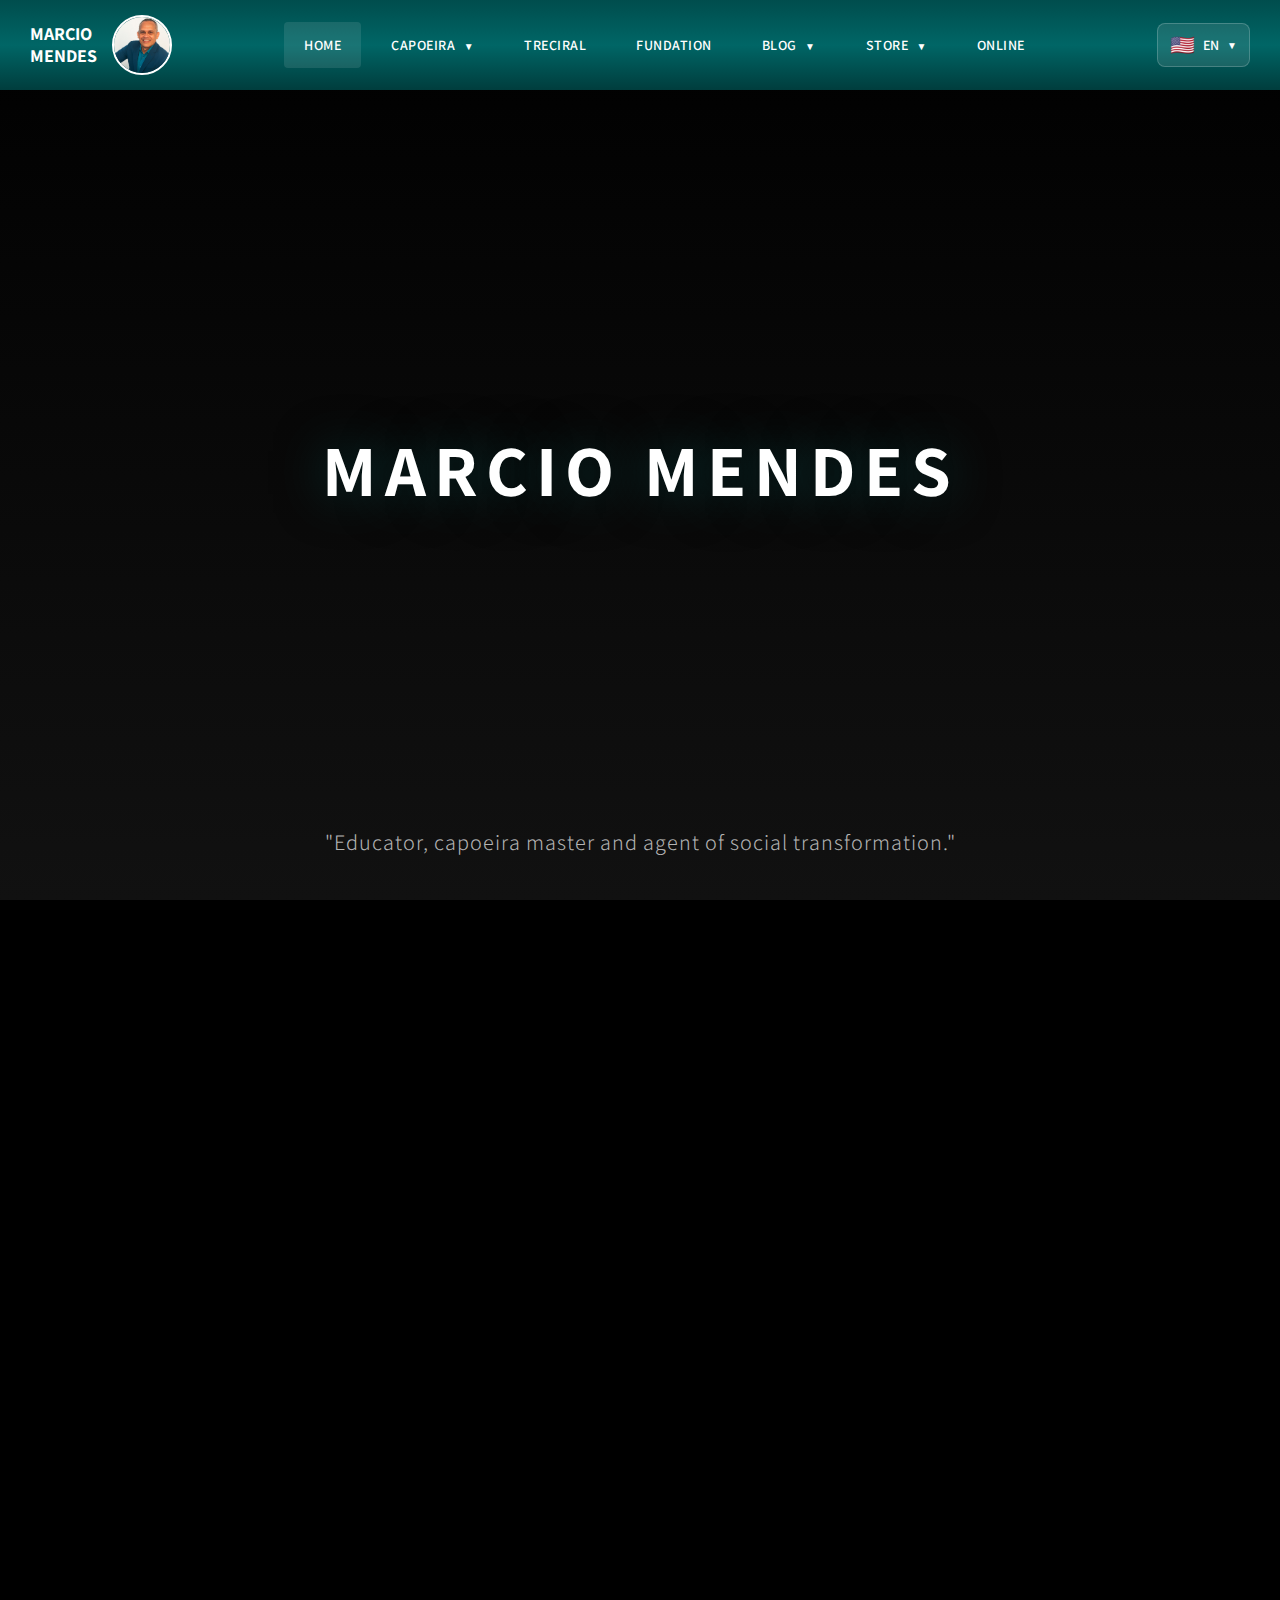
<file: index.html>
<!DOCTYPE html>
<html lang="en">
<head>
  <meta charset="UTF-8">
  <meta name="viewport" content="width=device-width, initial-scale=1.0">

  <!-- Primary SEO Meta Tags -->
  <title>Márcio Mendes | Capoeira Master, TRECIRAL Creator & Educator in Toronto</title>
  <meta name="description" content="Márcio Mendes is a renowned Capoeira Master in Toronto, creator of TRECIRAL, President of the International Capoeira Federation, author, and educator dedicated to social transformation.">
  <meta name="keywords" content="Márcio Mendes, Marcio Mendes, Mestre Márcio, Capoeira Master, Capoeira Toronto, TRECIRAL, Capoeira Angola, Muiraquitã Capoeira, International Capoeira Federation, meditation, stretching, Brazilian martial arts, capoeira classes, capoeira teacher">
  <meta name="author" content="Márcio Mendes">
  <meta name="robots" content="index, follow">
  <link rel="canonical" href="https://marciomendes.ca/">

  <!-- Open Graph / Facebook -->
  <meta property="og:type" content="website">
  <meta property="og:url" content="https://marciomendes.ca/">
  <meta property="og:title" content="Márcio Mendes | Capoeira Master & TRECIRAL Creator">
  <meta property="og:description" content="Renowned Capoeira Master in Toronto, creator of TRECIRAL technique, President of International Capoeira Federation, author and educator.">
  <meta property="og:image" content="https://marciomendes.ca/images/marcio-profile.jpg">
  <meta property="og:locale" content="en_US">
  <meta property="og:site_name" content="Márcio Mendes">

  <!-- Twitter Card -->
  <meta name="twitter:card" content="summary_large_image">
  <meta name="twitter:url" content="https://marciomendes.ca/">
  <meta name="twitter:title" content="Márcio Mendes | Capoeira Master & TRECIRAL Creator">
  <meta name="twitter:description" content="Renowned Capoeira Master in Toronto, creator of TRECIRAL technique, President of International Capoeira Federation.">
  <meta name="twitter:image" content="https://marciomendes.ca/images/marcio-profile.jpg">

  <!-- Additional SEO -->
  <meta name="geo.region" content="CA-ON">
  <meta name="geo.placename" content="Toronto">
  <meta name="geo.position" content="43.653225;-79.383186">
  <meta name="ICBM" content="43.653225, -79.383186">

  <!-- Schema.org Structured Data -->
  <script type="application/ld+json">
  {
    "@context": "https://schema.org",
    "@type": "Person",
    "name": "Márcio Mendes",
    "alternateName": ["Mestre Márcio Mendes", "Mestre Marcio", "Marcio Mendes"],
    "description": "Capoeira Master, creator of TRECIRAL, President of International Capoeira Federation, author, and educator",
    "url": "https://marciomendes.ca",
    "image": "https://marciomendes.ca/images/marcio-profile.jpg",
    "jobTitle": ["Capoeira Master", "Educator", "Author", "TRECIRAL Creator"],
    "worksFor": {
      "@type": "Organization",
      "name": "International Capoeira Federation"
    },
    "founder": [
      {
        "@type": "Organization",
        "name": "Muiraquitã Capoeira",
        "description": "Traditional Capoeira school in Toronto"
      },
      {
        "@type": "Organization",
        "name": "Escola de Capoeira Angola",
        "description": "Capoeira Angola school preserving ancestral traditions"
      },
      {
        "@type": "Thing",
        "name": "TRECIRAL",
        "description": "Innovative technique combining capoeira, meditation, stretching and emotology"
      }
    ],
    "address": {
      "@type": "PostalAddress",
      "addressLocality": "Toronto",
      "addressRegion": "Ontario",
      "addressCountry": "Canada"
    },
    "sameAs": [],
    "knowsAbout": ["Capoeira", "Capoeira Angola", "TRECIRAL", "Meditation", "Stretching", "Brazilian Culture", "Martial Arts", "Philosophy", "Education"]
  }
  </script>

  <script type="application/ld+json">
  {
    "@context": "https://schema.org",
    "@type": "LocalBusiness",
    "name": "Muiraquitã Capoeira Toronto",
    "description": "Traditional Capoeira classes with Mestre Márcio Mendes in Toronto",
    "url": "https://marciomendes.ca",
    "image": "https://marciomendes.ca/images/muiraquita-logo.png",
    "address": {
      "@type": "PostalAddress",
      "addressLocality": "Toronto",
      "addressRegion": "Ontario",
      "addressCountry": "Canada"
    },
    "priceRange": "$$",
    "openingHours": "Mo-Su",
    "hasOfferCatalog": {
      "@type": "OfferCatalog",
      "name": "Capoeira Classes",
      "itemListElement": [
        {
          "@type": "Offer",
          "itemOffered": {
            "@type": "Service",
            "name": "Capoeira Classes"
          }
        },
        {
          "@type": "Offer",
          "itemOffered": {
            "@type": "Service",
            "name": "TRECIRAL Sessions"
          }
        },
        {
          "@type": "Offer",
          "itemOffered": {
            "@type": "Service",
            "name": "Meditation Classes"
          }
        },
        {
          "@type": "Offer",
          "itemOffered": {
            "@type": "Service",
            "name": "Stretching Classes"
          }
        }
      ]
    }
  }
  </script>

  <!-- Google Fonts -->
  <link rel="preconnect" href="https://fonts.googleapis.com">
  <link rel="preconnect" href="https://fonts.gstatic.com" crossorigin>
  <link href="https://fonts.googleapis.com/css2?family=Assistant:wght@300;400;600;700&display=swap" rel="stylesheet">

  <!-- CSS -->
  <link rel="stylesheet" href="css/style.css">
</head>
<body>

  <!-- Header -->
  <header class="header">
    <div class="header-container">
      <!-- Logo -->
      <a href="index.html" class="logo">
        <span class="logo-text"><span class="notranslate">MARCIO<br>MENDES</span></span>
        <div class="logo-image">
          <img src="images/marcio-profile.jpg" alt="Mestre Márcio Mendes">
        </div>
      </a>

      <!-- Navigation -->
      <nav class="nav">
        <ul class="nav-menu">
          <li><a href="index.html" class="active">HOME</a></li>
          <li class="has-submenu">
            <a href="pages/capoeira.html">CAPOEIRA <span class="arrow">▼</span></a>
            <ul class="submenu">
              <li><a href="pages/capoeira.html">About Capoeira</a></li>
              <li><a href="pages/muiraquita.html">Muiraquitã Capoeira</a></li>
              <li><a href="pages/capoeira-angola.html">Capoeira Angola</a></li>
            </ul>
          </li>
          <li><a href="pages/treciral.html">TRECIRAL</a></li>
          <li><a href="pages/fundation.html">FUNDATION</a></li>
          <li class="has-submenu">
            <a href="pages/authors-works.html">BLOG <span class="arrow">▼</span></a>
            <ul class="submenu">
              <li><a href="pages/authors-works.html">Author's Works</a></li>
              <li><a href="pages/blog.html">Blog Marcio</a></li>
            </ul>
          </li>
          <li class="has-submenu">
            <a href="pages/store.html">STORE <span class="arrow">▼</span></a>
            <ul class="submenu">
              <li><a href="pages/store.html">Products</a></li>
              <li><a href="pages/capoeira-class.html">Capoeira Class</a></li>
              <li><a href="pages/meditation-class.html">Meditation Class</a></li>
              <li><a href="pages/stretching-class.html">Stretching Class</a></li>
            </ul>
          </li>
          <li><a href="pages/curso-exemplo.html">ONLINE</a></li>
        </ul>
      </nav>

      <!-- Language Selector Dropdown -->
      <div class="language-dropdown">
        <button class="lang-dropdown-btn" onclick="toggleLangDropdown()">
          <span class="current-lang-flag">🇺🇸</span>
          <span class="current-lang-text">EN</span>
          <span class="lang-arrow">▼</span>
        </button>
        <div class="lang-dropdown-menu" id="langMenu">
          <button class="lang-option" onclick="selectLanguage('en', '🇺🇸', 'EN')">
            <span class="lang-flag">🇺🇸</span>
            <span class="lang-name">English</span>
          </button>
          <button class="lang-option" onclick="selectLanguage('pt', '🇧🇷', 'PT')">
            <span class="lang-flag">🇧🇷</span>
            <span class="lang-name">Português</span>
          </button>
          <button class="lang-option" onclick="selectLanguage('es', '🇪🇸', 'ES')">
            <span class="lang-flag">🇪🇸</span>
            <span class="lang-name">Español</span>
          </button>
          <button class="lang-option" onclick="selectLanguage('fr', '🇫🇷', 'FR')">
            <span class="lang-flag">🇫🇷</span>
            <span class="lang-name">Français</span>
          </button>
          <button class="lang-option" onclick="selectLanguage('de', '🇩🇪', 'DE')">
            <span class="lang-flag">🇩🇪</span>
            <span class="lang-name">Deutsch</span>
          </button>
          <button class="lang-option" onclick="selectLanguage('it', '🇮🇹', 'IT')">
            <span class="lang-flag">🇮🇹</span>
            <span class="lang-name">Italiano</span>
          </button>
          <button class="lang-option" onclick="selectLanguage('ja', '🇯🇵', 'JA')">
            <span class="lang-flag">🇯🇵</span>
            <span class="lang-name">日本語</span>
          </button>
          <button class="lang-option" onclick="selectLanguage('ko', '🇰🇷', 'KO')">
            <span class="lang-flag">🇰🇷</span>
            <span class="lang-name">한국어</span>
          </button>
          <button class="lang-option" onclick="selectLanguage('zh-CN', '🇨🇳', 'ZH')">
            <span class="lang-flag">🇨🇳</span>
            <span class="lang-name">中文</span>
          </button>
          <button class="lang-option" onclick="selectLanguage('ar', '🇸🇦', 'AR')">
            <span class="lang-flag">🇸🇦</span>
            <span class="lang-name">العربية</span>
          </button>
          <button class="lang-option" onclick="selectLanguage('ru', '🇷🇺', 'RU')">
            <span class="lang-flag">🇷🇺</span>
            <span class="lang-name">Русский</span>
          </button>
          <button class="lang-option" onclick="selectLanguage('hi', '🇮🇳', 'HI')">
            <span class="lang-flag">🇮🇳</span>
            <span class="lang-name">हिन्दी</span>
          </button>
          <button class="lang-option" onclick="selectLanguage('tr', '🇹🇷', 'TR')">
            <span class="lang-flag">🇹🇷</span>
            <span class="lang-name">Türkçe</span>
          </button>
          <button class="lang-option" onclick="selectLanguage('nl', '🇳🇱', 'NL')">
            <span class="lang-flag">🇳🇱</span>
            <span class="lang-name">Nederlands</span>
          </button>
          <button class="lang-option" onclick="selectLanguage('pl', '🇵🇱', 'PL')">
            <span class="lang-flag">🇵🇱</span>
            <span class="lang-name">Polski</span>
          </button>
          <button class="lang-option" onclick="selectLanguage('vi', '🇻🇳', 'VI')">
            <span class="lang-flag">🇻🇳</span>
            <span class="lang-name">Tiếng Việt</span>
          </button>
          <button class="lang-option" onclick="selectLanguage('id', '🇮🇩', 'ID')">
            <span class="lang-flag">🇮🇩</span>
            <span class="lang-name">Bahasa Indonesia</span>
          </button>
        </div>
      </div>

      <!-- Mobile Menu Button -->
      <button class="mobile-menu-btn" onclick="toggleMobileMenu()">
        <span></span>
        <span></span>
        <span></span>
      </button>
    </div>
  </header>

  <!-- Hero Section -->
  <section class="hero">
    <!-- Floating Particles -->
    <div class="particles">
      <div class="particle"></div>
      <div class="particle"></div>
      <div class="particle"></div>
      <div class="particle"></div>
      <div class="particle"></div>
      <div class="particle"></div>
      <div class="particle"></div>
      <div class="particle"></div>
      <div class="particle"></div>
      <div class="particle"></div>
      <div class="particle"></div>
      <div class="particle"></div>
      <div class="particle"></div>
      <div class="particle"></div>
      <div class="particle"></div>
    </div>
    <div class="hero-content">
      <h1 class="hero-title animate-fadeIn"><span class="notranslate">MARCIO MENDES</span></h1>
    </div>
    <p class="hero-subtitle animate-fadeIn">"Educator, capoeira master and agent of social transformation."</p>
  </section>

  <!-- Content Sections -->
  <section class="section content-sections">
    <div class="container">

      <!-- Section 1: Introduction + TRECIRAL - Image Left, Text Right -->
      <div class="content-row animate-fadeInUp">
        <div class="content-image">
          <img src="images/img1-mountain.jpg" alt="Mestre Márcio Mendes">
        </div>
        <div class="content-text">
          <p><strong><span class="notranslate">Mestre Márcio Mendes</span></strong> is much more than a capoeira master — he is an educator, thinker, and a catalyst for social change. With a deep passion for life and a strong sense of responsibility for the well-being of others, he has dedicated his journey to contributing to society through art, education, and critical thinking.</p>
          <p>As the founder of <strong>TRECIRAL</strong>, an innovative technique that merges capoeira movements with deep stretching, emotology, meditation, and Afro-Brazilian dance, <span class="notranslate">Mestre Márcio</span> has positively impacted the lives of law enforcement professionals and individuals seeking to enhance their physical and psychological well-being.</p>
        </div>
      </div>

      <!-- Section 2: Philosophy - Text Left, Image Right -->
      <div class="content-row reverse animate-fadeInUp">
        <div class="content-image transparent white-bg">
          <img src="images/meditation-watercolor.png" alt="Mestre Márcio meditating">
        </div>
        <div class="content-text">
          <p>A devoted student of <strong>biology and philosophy</strong>, he offers insightful analyses of human behavior from <strong>social, political, and emotional perspectives</strong>. He regularly shares his reflections through monthly <strong>blog articles</strong> and video content on his <strong>YouTube channel</strong>, providing thoughtful and constructive commentary on current issues.</p>
        </div>
      </div>

      <!-- Section 3: Leadership - Image Left, Text Right -->
      <div class="content-row animate-fadeInUp">
        <div class="content-image transparent white-bg">
          <img src="images/capoeira-watercolor.png" alt="Capoeira schools in Toronto">
        </div>
        <div class="content-text">
          <p>In Toronto, he founded <strong>two capoeira schools</strong>, each offering a distinct style tailored to the unique needs and preferences of its students. As president of the <strong>International Capoeira Federation</strong>, <strong><span class="notranslate">Mestre Mendes</span></strong> is at the forefront of the global movement to have capoeira recognized as an <strong>Olympic sport</strong> — a mission he pursues with passion while working on his upcoming book.</p>
        </div>
      </div>

      <!-- Section 4: Personal Legacy - Text Left, Image Right -->
      <div class="content-row reverse animate-fadeInUp">
        <div class="content-image transparent white-bg">
          <img src="images/family-capoeira.png" alt="Mestre Márcio with family">
        </div>
        <div class="content-text">
          <p>Beyond his public achievements, <strong><span class="notranslate">Mestre Marcio</span></strong> is an unwavering <strong>source of inspiration</strong> in our lives. Growing up with his guidance has given us a broader, more compassionate view of the world. His constant <strong>support, encouragement, and wisdom</strong> have shaped who we are. We are endlessly grateful to have such a <strong>role model</strong> — a father whose presence and principles continue to guide and uplift us every day.</p>
        </div>
      </div>

      <!-- Family Contributors -->
      <div class="family-section animate-fadeInUp">
        <div class="family-image">
          <img src="images/sons-raphael-gabriel.png" alt="Raphael and Gabriel Mendes">
        </div>
        <p><strong><span class="notranslate">Raphael Mendes</span></strong> - Canadian Army Forces(CAF), Capoeira, TRECIRAL trainee and writer.</p>
        <p><strong><span class="notranslate">Gabriel Mendes</span></strong> - High School student, Football player, Canadian Army Forces (CAF), Writer, Capoeira and TRECIRAL trainee.</p>
      </div>

    </div>
  </section>

  <!-- Footer -->
  <footer class="footer">
    <div class="container">
      <div class="footer-content">
        <div class="footer-logo">
          <span><span class="notranslate">MARCIO MENDES</span></span>
        </div>
        <div class="footer-links">
          <a href="https://www.youtube.com/@MarcioCapuera" target="_blank">YouTube</a>
          <a href="#">Instagram</a>
          <a href="#">Blog</a>
        </div>
        <div class="footer-copy">
          <p>&copy; 2024 <span class="notranslate">Mestre Márcio Mendes</span>. All rights reserved.</p>
        </div>
      </div>
    </div>
  </footer>

  <!-- Google Translate -->
  <div id="google_translate_element" style="display:none;"></div>

  <!-- Scripts -->
  <script src="js/main.js"></script>
  <script>
    function googleTranslateElementInit() {
      new google.translate.TranslateElement({
        pageLanguage: 'en',
        includedLanguages: 'en,pt,es,fr,de,it,ja,ko,zh-CN,ar,ru,hi,tr,nl,pl,vi,id',
        autoDisplay: false
      }, 'google_translate_element');
    }
  </script>
  <script src="//translate.google.com/translate_a/element.js?cb=googleTranslateElementInit"></script>
</body>
</html>
</file>
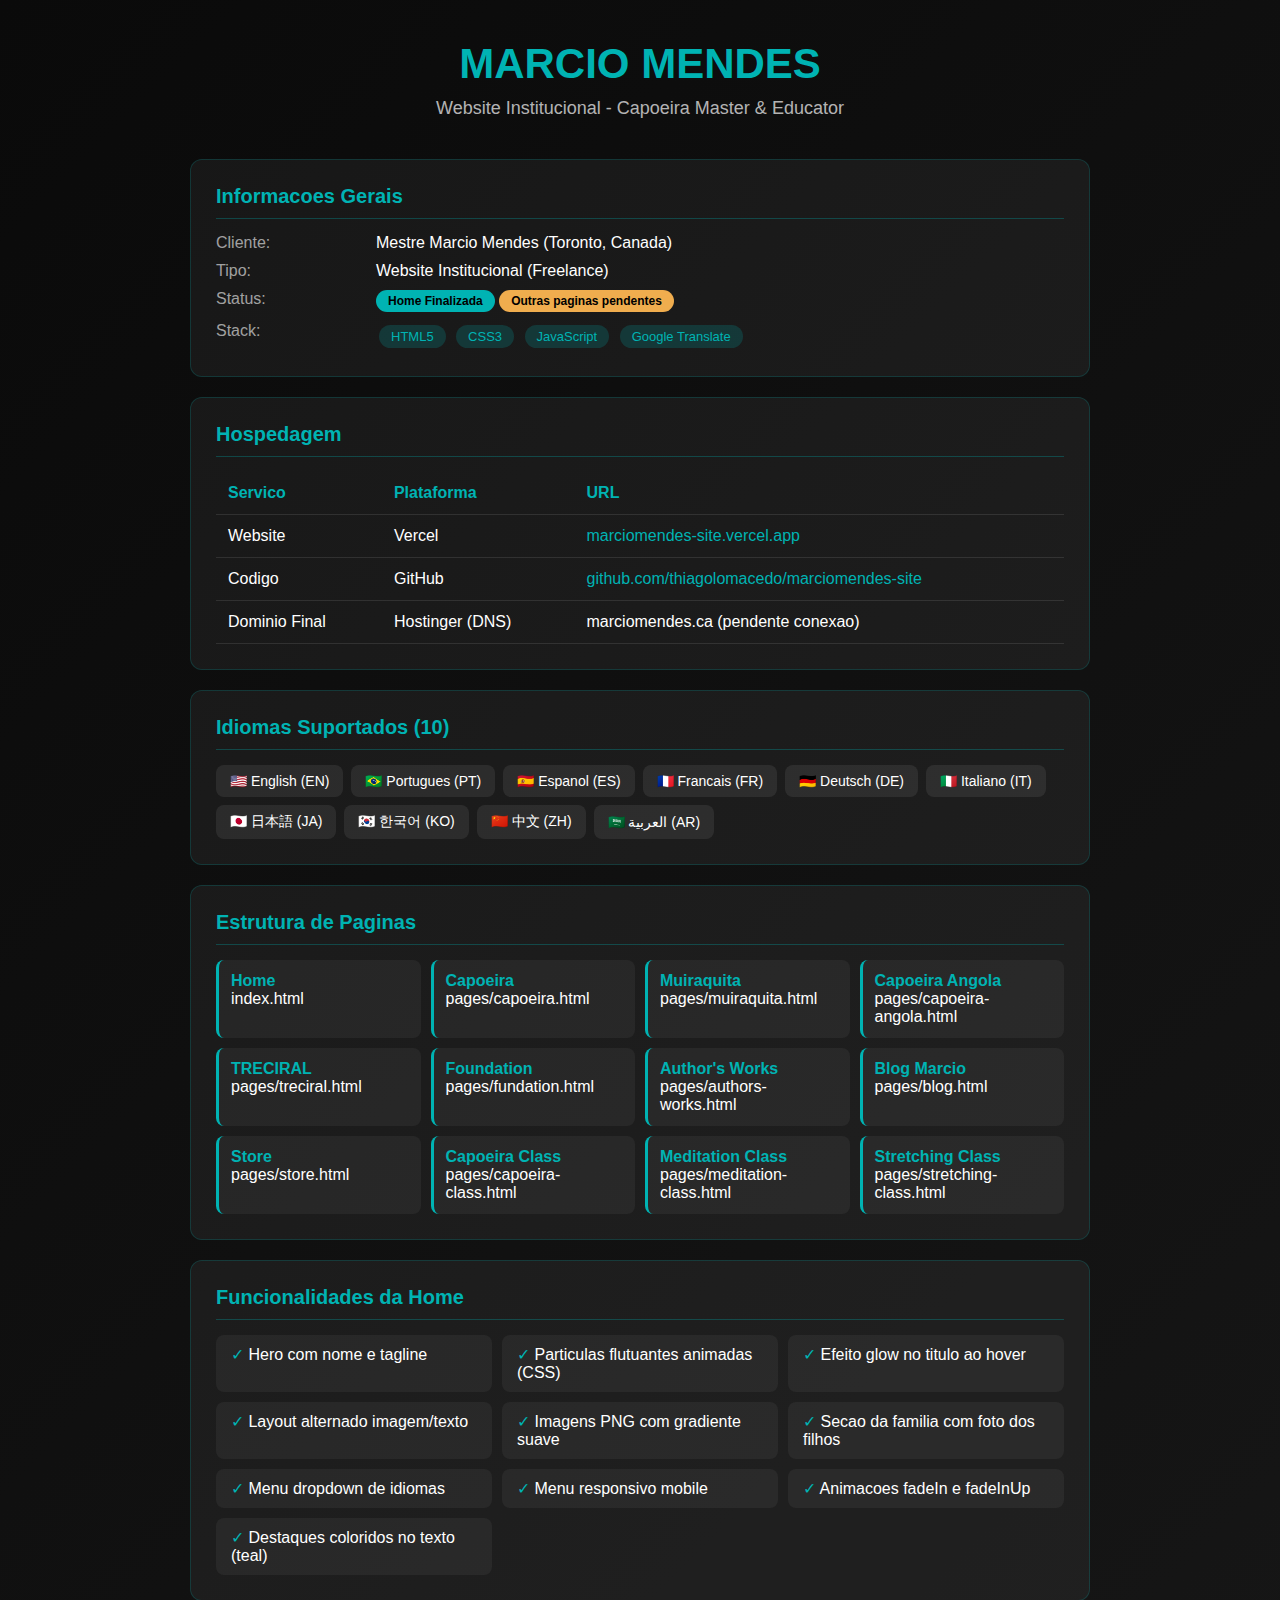
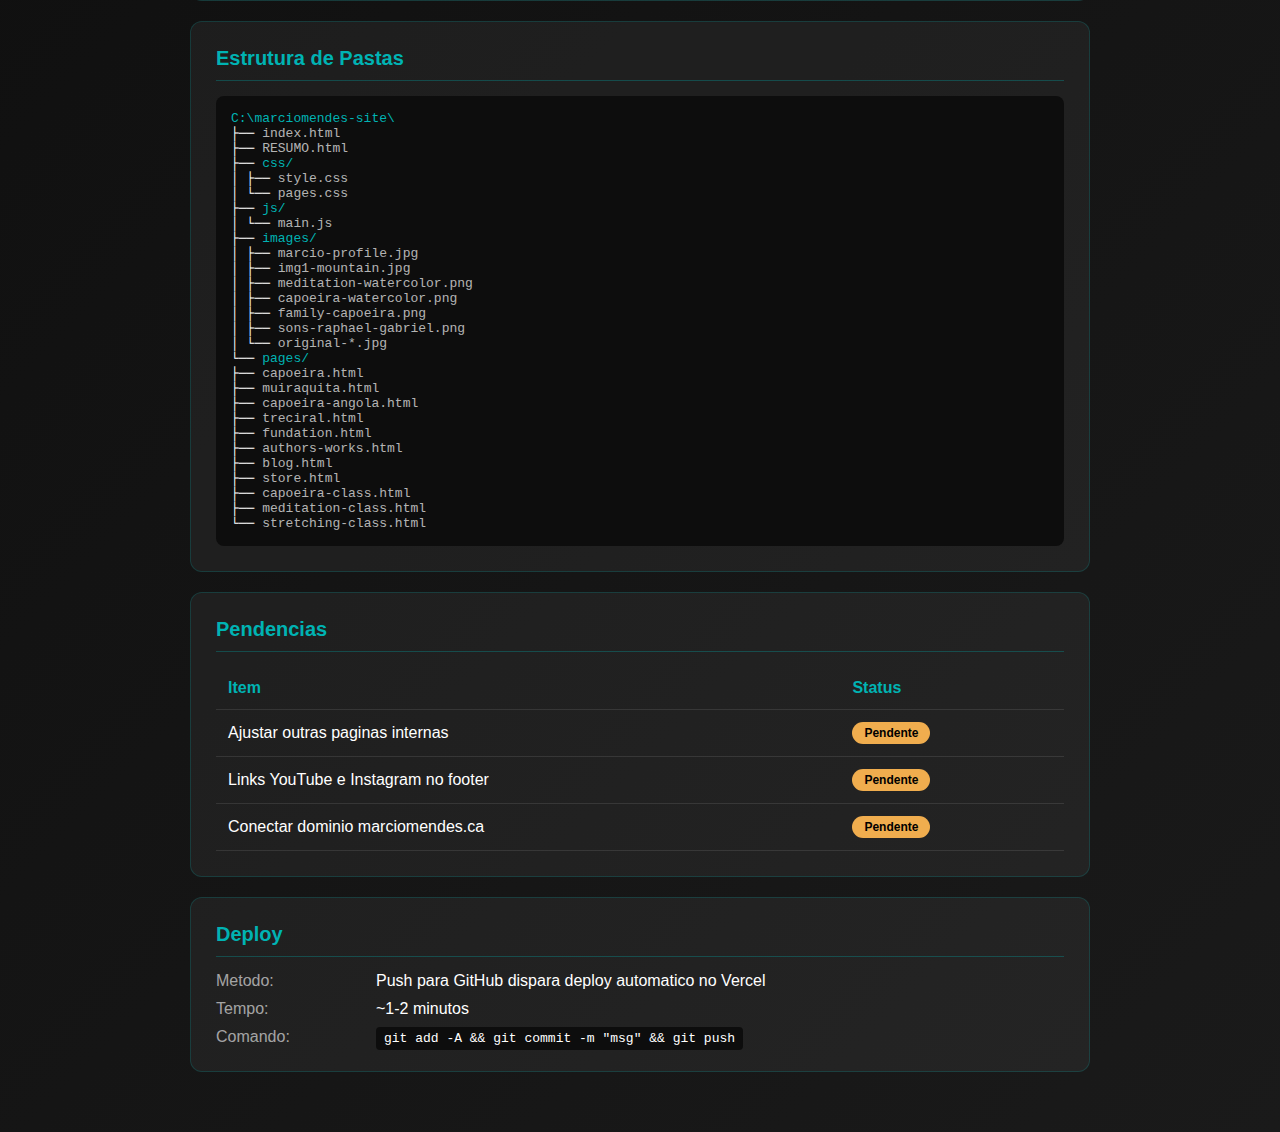
<file: RESUMO.html>
<!DOCTYPE html>
<html lang="pt-BR">
<head>
  <meta charset="UTF-8">
  <meta name="viewport" content="width=device-width, initial-scale=1.0">
  <title>Resumo - Marcio Mendes Website</title>
  <style>
    * {
      margin: 0;
      padding: 0;
      box-sizing: border-box;
    }
    body {
      font-family: 'Segoe UI', Tahoma, Geneva, Verdana, sans-serif;
      background: linear-gradient(135deg, #0a0a0a 0%, #1a1a1a 100%);
      color: #fff;
      min-height: 100vh;
      padding: 40px 20px;
    }
    .container {
      max-width: 900px;
      margin: 0 auto;
    }
    h1 {
      font-size: 42px;
      text-align: center;
      margin-bottom: 10px;
      color: #00b3b3;
    }
    .subtitle {
      text-align: center;
      color: rgba(255,255,255,0.7);
      margin-bottom: 40px;
      font-size: 18px;
    }
    .section {
      background: rgba(255,255,255,0.05);
      border-radius: 12px;
      padding: 25px;
      margin-bottom: 20px;
      border: 1px solid rgba(0,179,179,0.2);
    }
    .section h2 {
      color: #00b3b3;
      font-size: 20px;
      margin-bottom: 15px;
      border-bottom: 1px solid rgba(0,179,179,0.3);
      padding-bottom: 10px;
    }
    .info-grid {
      display: grid;
      grid-template-columns: 150px 1fr;
      gap: 10px;
    }
    .info-grid dt {
      color: rgba(255,255,255,0.6);
    }
    .info-grid dd {
      color: #fff;
    }
    .info-grid dd a {
      color: #00b3b3;
      text-decoration: none;
    }
    .info-grid dd a:hover {
      text-decoration: underline;
    }
    table {
      width: 100%;
      border-collapse: collapse;
      margin-top: 10px;
    }
    th, td {
      padding: 12px;
      text-align: left;
      border-bottom: 1px solid rgba(255,255,255,0.1);
    }
    th {
      color: #00b3b3;
      font-weight: 600;
    }
    td a {
      color: #00b3b3;
      text-decoration: none;
    }
    td a:hover {
      text-decoration: underline;
    }
    .tag {
      display: inline-block;
      background: rgba(0,179,179,0.2);
      color: #00b3b3;
      padding: 4px 12px;
      border-radius: 20px;
      font-size: 13px;
      margin: 3px;
    }
    .languages {
      display: flex;
      flex-wrap: wrap;
      gap: 8px;
      margin-top: 10px;
    }
    .lang-item {
      display: flex;
      align-items: center;
      gap: 6px;
      background: rgba(255,255,255,0.08);
      padding: 8px 14px;
      border-radius: 8px;
      font-size: 14px;
    }
    .pages-list {
      display: grid;
      grid-template-columns: repeat(auto-fill, minmax(200px, 1fr));
      gap: 10px;
      margin-top: 10px;
    }
    .page-item {
      background: rgba(255,255,255,0.05);
      padding: 12px;
      border-radius: 8px;
      border-left: 3px solid #00b3b3;
    }
    .page-item strong {
      color: #00b3b3;
    }
    .features-list {
      list-style: none;
      display: grid;
      grid-template-columns: repeat(auto-fill, minmax(250px, 1fr));
      gap: 10px;
      margin-top: 10px;
    }
    .features-list li {
      background: rgba(255,255,255,0.05);
      padding: 10px 15px;
      border-radius: 8px;
    }
    .features-list li::before {
      content: "✓ ";
      color: #00b3b3;
    }
    .status {
      display: inline-block;
      background: #00b3b3;
      color: #000;
      padding: 4px 12px;
      border-radius: 20px;
      font-size: 12px;
      font-weight: 600;
    }
    .status.pending {
      background: #f0ad4e;
    }
    .folder-structure {
      background: #0d0d0d;
      border-radius: 8px;
      padding: 15px;
      font-family: 'Consolas', monospace;
      font-size: 13px;
      overflow-x: auto;
    }
    .folder-structure .folder {
      color: #00b3b3;
    }
    .folder-structure .file {
      color: rgba(255,255,255,0.7);
    }
  </style>
</head>
<body>
  <div class="container">
    <h1>MARCIO MENDES</h1>
    <p class="subtitle">Website Institucional - Capoeira Master & Educator</p>

    <!-- Info Geral -->
    <div class="section">
      <h2>Informacoes Gerais</h2>
      <dl class="info-grid">
        <dt>Cliente:</dt>
        <dd>Mestre Marcio Mendes (Toronto, Canada)</dd>
        <dt>Tipo:</dt>
        <dd>Website Institucional (Freelance)</dd>
        <dt>Status:</dt>
        <dd><span class="status">Home Finalizada</span> <span class="status pending">Outras paginas pendentes</span></dd>
        <dt>Stack:</dt>
        <dd>
          <span class="tag">HTML5</span>
          <span class="tag">CSS3</span>
          <span class="tag">JavaScript</span>
          <span class="tag">Google Translate</span>
        </dd>
      </dl>
    </div>

    <!-- Hospedagem -->
    <div class="section">
      <h2>Hospedagem</h2>
      <table>
        <tr>
          <th>Servico</th>
          <th>Plataforma</th>
          <th>URL</th>
        </tr>
        <tr>
          <td>Website</td>
          <td>Vercel</td>
          <td><a href="https://marciomendes-site.vercel.app" target="_blank">marciomendes-site.vercel.app</a></td>
        </tr>
        <tr>
          <td>Codigo</td>
          <td>GitHub</td>
          <td><a href="https://github.com/thiagolomacedo/marciomendes-site" target="_blank">github.com/thiagolomacedo/marciomendes-site</a></td>
        </tr>
        <tr>
          <td>Dominio Final</td>
          <td>Hostinger (DNS)</td>
          <td>marciomendes.ca (pendente conexao)</td>
        </tr>
      </table>
    </div>

    <!-- Idiomas -->
    <div class="section">
      <h2>Idiomas Suportados (10)</h2>
      <div class="languages">
        <div class="lang-item">🇺🇸 English (EN)</div>
        <div class="lang-item">🇧🇷 Portugues (PT)</div>
        <div class="lang-item">🇪🇸 Espanol (ES)</div>
        <div class="lang-item">🇫🇷 Francais (FR)</div>
        <div class="lang-item">🇩🇪 Deutsch (DE)</div>
        <div class="lang-item">🇮🇹 Italiano (IT)</div>
        <div class="lang-item">🇯🇵 日本語 (JA)</div>
        <div class="lang-item">🇰🇷 한국어 (KO)</div>
        <div class="lang-item">🇨🇳 中文 (ZH)</div>
        <div class="lang-item">🇸🇦 العربية (AR)</div>
      </div>
    </div>

    <!-- Paginas -->
    <div class="section">
      <h2>Estrutura de Paginas</h2>
      <div class="pages-list">
        <div class="page-item"><strong>Home</strong><br>index.html</div>
        <div class="page-item"><strong>Capoeira</strong><br>pages/capoeira.html</div>
        <div class="page-item"><strong>Muiraquita</strong><br>pages/muiraquita.html</div>
        <div class="page-item"><strong>Capoeira Angola</strong><br>pages/capoeira-angola.html</div>
        <div class="page-item"><strong>TRECIRAL</strong><br>pages/treciral.html</div>
        <div class="page-item"><strong>Foundation</strong><br>pages/fundation.html</div>
        <div class="page-item"><strong>Author's Works</strong><br>pages/authors-works.html</div>
        <div class="page-item"><strong>Blog Marcio</strong><br>pages/blog.html</div>
        <div class="page-item"><strong>Store</strong><br>pages/store.html</div>
        <div class="page-item"><strong>Capoeira Class</strong><br>pages/capoeira-class.html</div>
        <div class="page-item"><strong>Meditation Class</strong><br>pages/meditation-class.html</div>
        <div class="page-item"><strong>Stretching Class</strong><br>pages/stretching-class.html</div>
      </div>
    </div>

    <!-- Funcionalidades -->
    <div class="section">
      <h2>Funcionalidades da Home</h2>
      <ul class="features-list">
        <li>Hero com nome e tagline</li>
        <li>Particulas flutuantes animadas (CSS)</li>
        <li>Efeito glow no titulo ao hover</li>
        <li>Layout alternado imagem/texto</li>
        <li>Imagens PNG com gradiente suave</li>
        <li>Secao da familia com foto dos filhos</li>
        <li>Menu dropdown de idiomas</li>
        <li>Menu responsivo mobile</li>
        <li>Animacoes fadeIn e fadeInUp</li>
        <li>Destaques coloridos no texto (teal)</li>
      </ul>
    </div>

    <!-- Estrutura de Pastas -->
    <div class="section">
      <h2>Estrutura de Pastas</h2>
      <div class="folder-structure">
        <span class="folder">C:\marciomendes-site\</span><br>
        ├── <span class="file">index.html</span><br>
        ├── <span class="file">RESUMO.html</span><br>
        ├── <span class="folder">css/</span><br>
        │   ├── <span class="file">style.css</span><br>
        │   └── <span class="file">pages.css</span><br>
        ├── <span class="folder">js/</span><br>
        │   └── <span class="file">main.js</span><br>
        ├── <span class="folder">images/</span><br>
        │   ├── <span class="file">marcio-profile.jpg</span><br>
        │   ├── <span class="file">img1-mountain.jpg</span><br>
        │   ├── <span class="file">meditation-watercolor.png</span><br>
        │   ├── <span class="file">capoeira-watercolor.png</span><br>
        │   ├── <span class="file">family-capoeira.png</span><br>
        │   ├── <span class="file">sons-raphael-gabriel.png</span><br>
        │   └── <span class="file">original-*.jpg</span><br>
        └── <span class="folder">pages/</span><br>
            ├── <span class="file">capoeira.html</span><br>
            ├── <span class="file">muiraquita.html</span><br>
            ├── <span class="file">capoeira-angola.html</span><br>
            ├── <span class="file">treciral.html</span><br>
            ├── <span class="file">fundation.html</span><br>
            ├── <span class="file">authors-works.html</span><br>
            ├── <span class="file">blog.html</span><br>
            ├── <span class="file">store.html</span><br>
            ├── <span class="file">capoeira-class.html</span><br>
            ├── <span class="file">meditation-class.html</span><br>
            └── <span class="file">stretching-class.html</span>
      </div>
    </div>

    <!-- Pendencias -->
    <div class="section">
      <h2>Pendencias</h2>
      <table>
        <tr>
          <th>Item</th>
          <th>Status</th>
        </tr>
        <tr>
          <td>Ajustar outras paginas internas</td>
          <td><span class="status pending">Pendente</span></td>
        </tr>
        <tr>
          <td>Links YouTube e Instagram no footer</td>
          <td><span class="status pending">Pendente</span></td>
        </tr>
        <tr>
          <td>Conectar dominio marciomendes.ca</td>
          <td><span class="status pending">Pendente</span></td>
        </tr>
      </table>
    </div>

    <!-- Deploy -->
    <div class="section">
      <h2>Deploy</h2>
      <dl class="info-grid">
        <dt>Metodo:</dt>
        <dd>Push para GitHub dispara deploy automatico no Vercel</dd>
        <dt>Tempo:</dt>
        <dd>~1-2 minutos</dd>
        <dt>Comando:</dt>
        <dd><code style="background:#0d0d0d;padding:4px 8px;border-radius:4px;">git add -A && git commit -m "msg" && git push</code></dd>
      </dl>
    </div>

  </div>
</body>
</html>
</file>
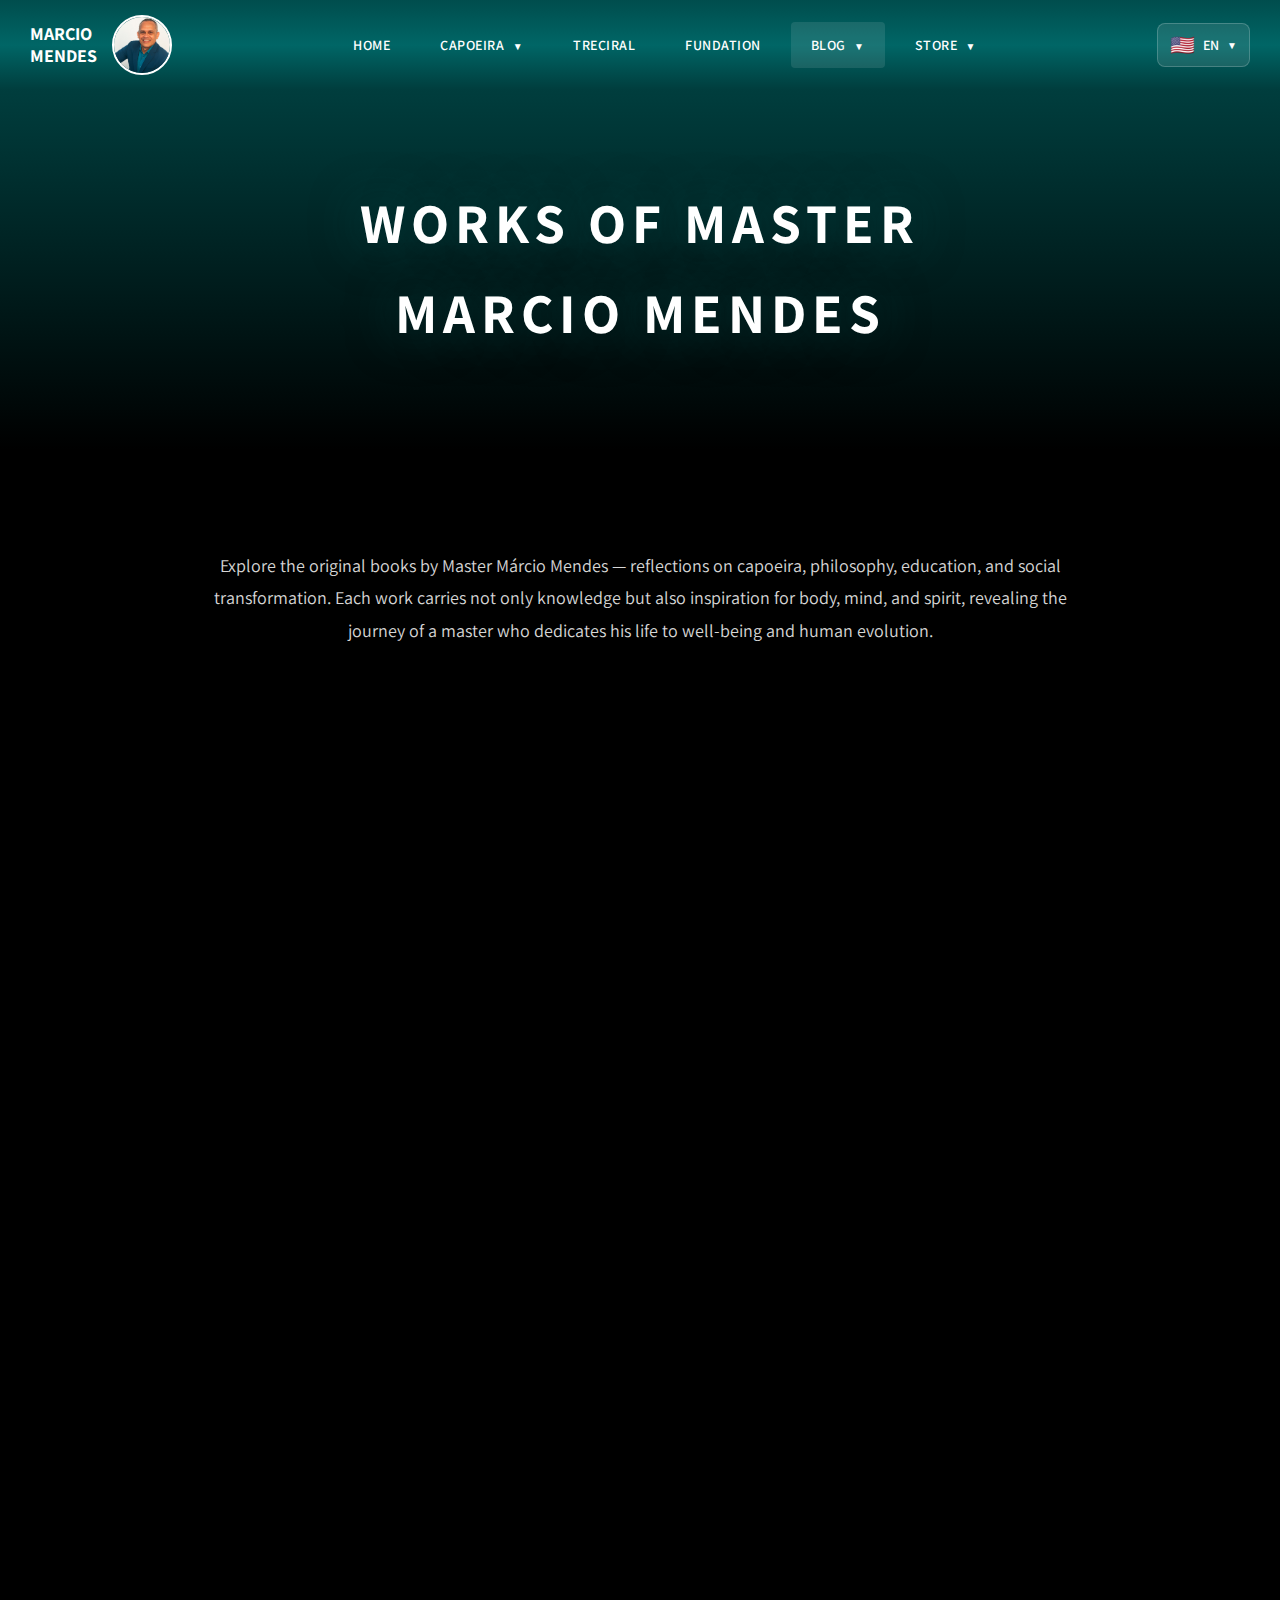
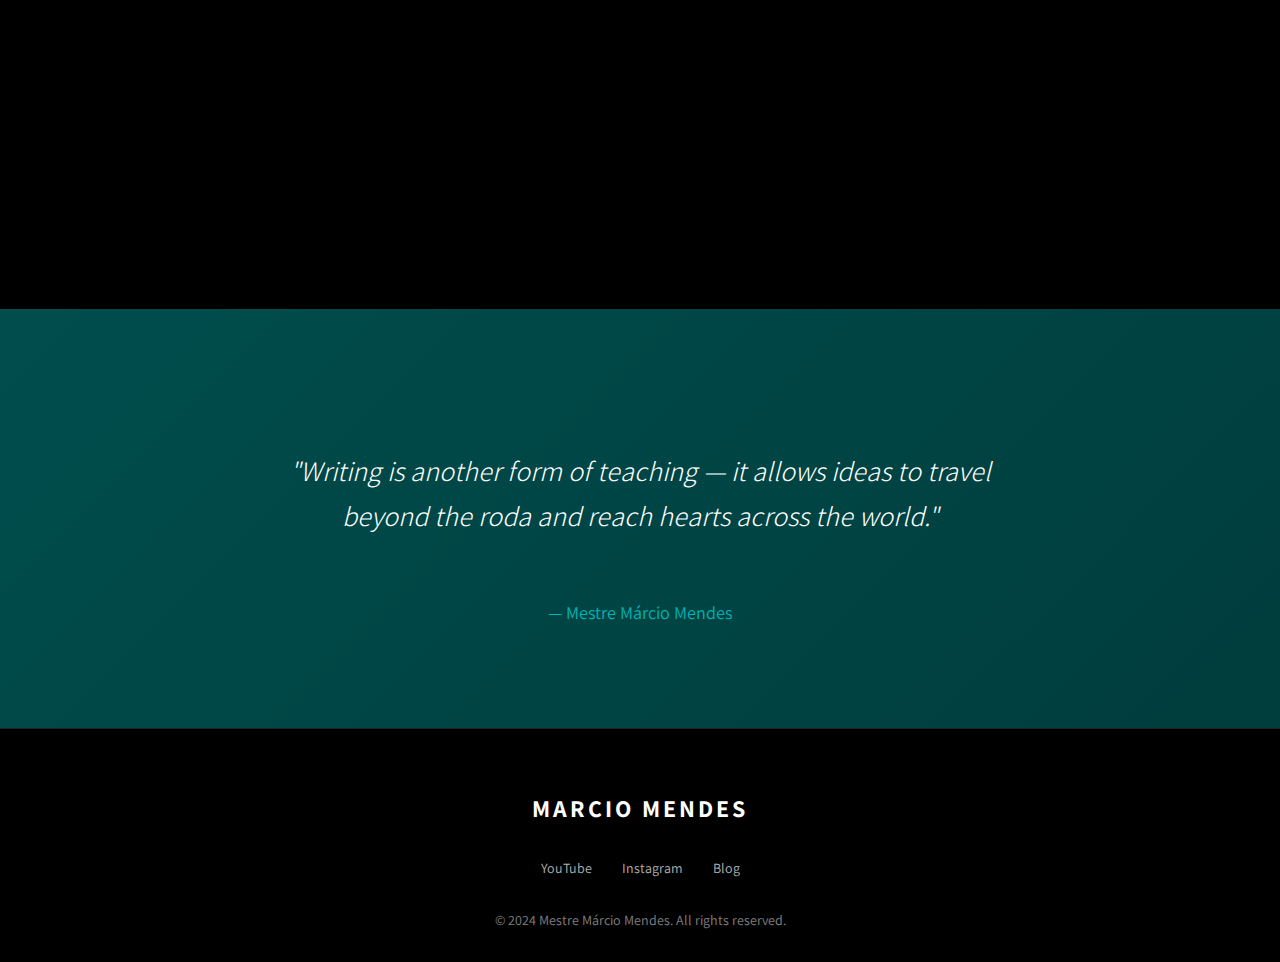
<file: pages/authors-works.html>
<!DOCTYPE html>
<html lang="en">
<head>
  <meta charset="UTF-8">
  <meta name="viewport" content="width=device-width, initial-scale=1.0">
  <title>Author's Works | Mestre Márcio Mendes</title>
  <meta name="description" content="Explore the original books by Master Márcio Mendes - reflections on capoeira, philosophy, education, and social transformation.">
  <link rel="preconnect" href="https://fonts.googleapis.com">
  <link rel="preconnect" href="https://fonts.gstatic.com" crossorigin>
  <link href="https://fonts.googleapis.com/css2?family=Assistant:wght@300;400;600;700&display=swap" rel="stylesheet">
  <link rel="stylesheet" href="../css/style.css">
  <link rel="stylesheet" href="../css/pages.css">
</head>
<body>

  <!-- Header -->
  <header class="header">
    <div class="header-container">
      <a href="../index.html" class="logo">
        <span class="logo-text"><span class="notranslate">MARCIO<br>MENDES</span></span>
        <div class="logo-image">
          <img src="../images/marcio-profile.jpg" alt="Mestre Márcio Mendes">
        </div>
      </a>

      <nav class="nav">
        <ul class="nav-menu">
          <li><a href="../index.html">HOME</a></li>
          <li class="has-submenu">
            <a href="capoeira.html">CAPOEIRA <span class="arrow">▼</span></a>
            <ul class="submenu">
              <li><a href="capoeira.html">About Capoeira</a></li>
              <li><a href="muiraquita.html">Muiraquitã Capoeira</a></li>
              <li><a href="capoeira-angola.html">Capoeira Angola</a></li>
            </ul>
          </li>
          <li><a href="treciral.html">TRECIRAL</a></li>
          <li><a href="fundation.html">FUNDATION</a></li>
          <li class="has-submenu">
            <a href="authors-works.html" class="active">BLOG <span class="arrow">▼</span></a>
            <ul class="submenu">
              <li><a href="authors-works.html">Author's Works</a></li>
              <li><a href="blog.html">Blog Marcio</a></li>
            </ul>
          </li>
          <li class="has-submenu">
            <a href="store.html">STORE <span class="arrow">▼</span></a>
            <ul class="submenu">
              <li><a href="store.html">Products</a></li>
              <li><a href="capoeira-class.html">Capoeira Class</a></li>
              <li><a href="meditation-class.html">Meditation Class</a></li>
              <li><a href="stretching-class.html">Stretching Class</a></li>
            </ul>
          </li>
        </ul>
      </nav>

      <!-- Language Selector Dropdown -->
      <div class="language-dropdown">
        <button class="lang-dropdown-btn" onclick="toggleLangDropdown()">
          <span class="current-lang-flag">🇺🇸</span>
          <span class="current-lang-text">EN</span>
          <span class="lang-arrow">▼</span>
        </button>
<div class="lang-dropdown-menu" id="langMenu">          <button class="lang-option" onclick="selectLanguage('en', '🇺🇸', 'EN')">            <span class="lang-flag">🇺🇸</span>            <span class="lang-name">English</span>          </button>          <button class="lang-option" onclick="selectLanguage('pt', '🇧🇷', 'PT')">            <span class="lang-flag">🇧🇷</span>            <span class="lang-name">Português</span>          </button>          <button class="lang-option" onclick="selectLanguage('es', '🇪🇸', 'ES')">            <span class="lang-flag">🇪🇸</span>            <span class="lang-name">Español</span>          </button>          <button class="lang-option" onclick="selectLanguage('fr', '🇫🇷', 'FR')">            <span class="lang-flag">🇫🇷</span>            <span class="lang-name">Français</span>          </button>          <button class="lang-option" onclick="selectLanguage('de', '🇩🇪', 'DE')">            <span class="lang-flag">🇩🇪</span>            <span class="lang-name">Deutsch</span>          </button>          <button class="lang-option" onclick="selectLanguage('it', '🇮🇹', 'IT')">            <span class="lang-flag">🇮🇹</span>            <span class="lang-name">Italiano</span>          </button>          <button class="lang-option" onclick="selectLanguage('ja', '🇯🇵', 'JA')">            <span class="lang-flag">🇯🇵</span>            <span class="lang-name">日本語</span>          </button>          <button class="lang-option" onclick="selectLanguage('ko', '🇰🇷', 'KO')">            <span class="lang-flag">🇰🇷</span>            <span class="lang-name">한국어</span>          </button>          <button class="lang-option" onclick="selectLanguage('zh-CN', '🇨🇳', 'ZH')">            <span class="lang-flag">🇨🇳</span>            <span class="lang-name">中文</span>          </button>          <button class="lang-option" onclick="selectLanguage('ar', '🇸🇦', 'AR')">            <span class="lang-flag">🇸🇦</span>            <span class="lang-name">العربية</span>          </button>        </div>
      </div>

      <button class="mobile-menu-btn" onclick="toggleMobileMenu()">
        <span></span>
        <span></span>
        <span></span>
      </button>
    </div>
  </header>

  <!-- Page Hero -->
  <section class="page-hero">
    <div class="page-hero-content">
      <h1 class="animate-fadeIn">WORKS OF MASTER<br><span class="notranslate">MARCIO MENDES</span></h1>
    </div>
  </section>

  <!-- Introduction -->
  <section class="section mission">
    <div class="container">
      <div class="mission-content animate-fadeInUp">
        <p class="intro-large">Explore the original books by Master Márcio Mendes — reflections on capoeira, philosophy, education, and social transformation. Each work carries not only knowledge but also inspiration for body, mind, and spirit, revealing the journey of a master who dedicates his life to well-being and human evolution.</p>
      </div>
    </div>
  </section>

  <!-- Books Section -->
  <section class="section books-section">
    <div class="container">
      <div class="books-grid">
        <!-- Book 1 -->
        <div class="book-card animate-fadeInUp">
          <div class="book-cover book-carousel" onclick="toggleBookImage(this)">
            <img src="../images/book-treciral-initiation.png" alt="TRECIRAL Initiation Book" class="book-img active">
            <img src="../images/book-treciral-initiation-2.png" alt="TRECIRAL Initiation Book Front" class="book-img">
            <div class="carousel-dots">
              <span class="dot active"></span>
              <span class="dot"></span>
            </div>
          </div>
          <div class="book-info">
            <h3>TRECIRAL Initiation</h3>
            <p>This work is the first volume of a trilogy dedicated to TRECIRAL, which extends far beyond a mere movement technique, establishing itself as a genuine philosophy of life. Through a detailed exploration of body movement, this initial book demonstrates the foundations and core components that gave rise to TRECIRAL, including a thorough description and analysis of its logo symbolism. In this first part, the reader will find a comprehensive introduction and a detailed historical context, which seek to elucidate the origins and profound meaning of the methodology. Each subsequent chapter is dedicated to a distinct component of the technique, presented progressively and in an accessible manner. The goal is to ensure the reader not only assimilates the content but also experiences a continuous developmental process, evolving harmoniously and consistently with each new stage explored.</p>
            <a href="#" class="btn-buy">Learn More</a>
          </div>
        </div>

        <!-- Book 2 -->
        <div class="book-card animate-fadeInUp" style="animation-delay: 0.2s">
          <div class="book-cover book-carousel" onclick="toggleBookImage(this)">
            <img src="../images/book-great-warrior.png" alt="The Great Warrior Book" class="book-img active">
            <img src="../images/book-great-warrior-2.png" alt="The Great Warrior Book Front" class="book-img">
            <div class="carousel-dots">
              <span class="dot active"></span>
              <span class="dot"></span>
            </div>
          </div>
          <div class="book-info">
            <h3>The Great Warrior</h3>
            <p>In a way, this work was created from the emergence of TRECIRAL, which took on a life of its own and is based on a fundamental human ability: the capacity to think and, consequently, to create. This distinctive aptitude — mental creation — is often overlooked by us. Our world is built through the act of thinking, a transformative force that constructs both beautiful and nefarious things. This happens simply because this function is not incorporated into human education and development — at least not in the right way. It is like a sword in the hands of someone blindfolded, without the slightest skill to wield it with precision and strength. I invite you to join in this awakening, described in this work, to your own mental capacity and to learn how to use it more effectively.</p>
            <a href="#" class="btn-buy">Learn More</a>
          </div>
        </div>

        <!-- Book 3 -->
        <div class="book-card animate-fadeInUp" style="animation-delay: 0.3s">
          <div class="book-cover">
            <img src="../images/book-old-fisherman.png" alt="The Old Fisherman Book">
          </div>
          <div class="book-info">
            <h3>The Old Fisherman</h3>
            <p>One day like any other Gabriel played in the room, suddenly. He began telling a story to his noble mother. A fascinating story created by a ten-year-old boy, what was supposed to be a simple story of his homeschooling turned into a fascinating story of relationships, friendship, overcoming, and hope. This story of friendship brings with you also the compassion that is beyond the physical aptitudes of the person more, but of our fellowman. This is one of the great differences of our species in relation to others, characterizing us as human beings. Gabriel has been training football since he was five years old, and by the time he is ten years old, he already has a fascinating maturity that many adults do not have, besides he lives in three different cultures and speaks more than three languages, thus giving him It is a way of life beyond normal, different from a narrow view of life that a culture brings. And its advantage lies in the fact that it feeds on these different perspectives, making it a human being since then.</p>
            <a href="#" class="btn-buy">Learn More</a>
          </div>
        </div>

        <!-- Book 4 -->
        <div class="book-card animate-fadeInUp" style="animation-delay: 0.4s">
          <div class="book-cover">
            <img src="../images/book-milas-eyes.png" alt="In Mila's Eyes Book">
          </div>
          <div class="book-info">
            <h3>In Mila's Eyes</h3>
            <p>Mila's Vision presents the world through the eyes of a being who loves without hesitation: a female dog observing the human species. From her perspective, the relationship between humans and animals becomes a mirror—one that reflects not only our strengths, but also our contradictions. Mila sees humans as the dominant species on the planet, gifted with intelligence, creativity, and the unique ability to shape the world according to their will. Yet this same capacity often leads to confusion, sadness, and destructive behavior. From her loyal point of view, she observes a species that believes itself superior but frequently struggles to understand the true essence of life. Her reflections form a gentle, loving critique—one that comes from someone who would give her own life to protect us. Through her eyes, readers are invited to question what it really means to be "superior," and whether humans, despite all their power, have forgotten fundamental virtues such as presence, simplicity, loyalty, and unconditional love. Mila's intimate observations highlight the beauty of human potential and the tragedy of the distances we create from one another. Her voice reminds us that wisdom can come from unexpected places, and that sometimes the deepest truths about humanity are seen most clearly by those who live beside us, silently witnessing our joys, fears, and contradictions.</p>
            <a href="#" class="btn-buy">Learn More</a>
          </div>
        </div>
      </div>
    </div>
  </section>

  <!-- Quote Section -->
  <section class="section essence">
    <div class="container">
      <div class="essence-content animate-fadeIn">
        <blockquote>
          "Writing is another form of teaching — it allows ideas to travel beyond the roda and reach hearts across the world."
        </blockquote>
        <p class="quote-author">— Mestre Márcio Mendes</p>
      </div>
    </div>
  </section>

  <!-- Footer -->
  <footer class="footer">
    <div class="container">
      <div class="footer-content">
        <div class="footer-logo">
          <span><span class="notranslate">MARCIO MENDES</span></span>
        </div>
        <div class="footer-links">
          <a href="#">YouTube</a>
          <a href="#">Instagram</a>
          <a href="#">Blog</a>
        </div>
        <div class="footer-copy">
          <p>&copy; 2024 Mestre Márcio Mendes. All rights reserved.</p>
        </div>
      </div>
    </div>
  </footer>

  <div id="google_translate_element" style="display:none;"></div>
  <script src="../js/main.js"></script>
  <script>
    function googleTranslateElementInit() {
      new google.translate.TranslateElement({
        pageLanguage: 'en',
        includedLanguages: 'en,pt,es,fr,de,it,ja,ko,zh-CN,ar',
        autoDisplay: false
      }, 'google_translate_element');
    }
  </script>
  <script src="//translate.google.com/translate_a/element.js?cb=googleTranslateElementInit"></script>
</body>
</html>
</file>
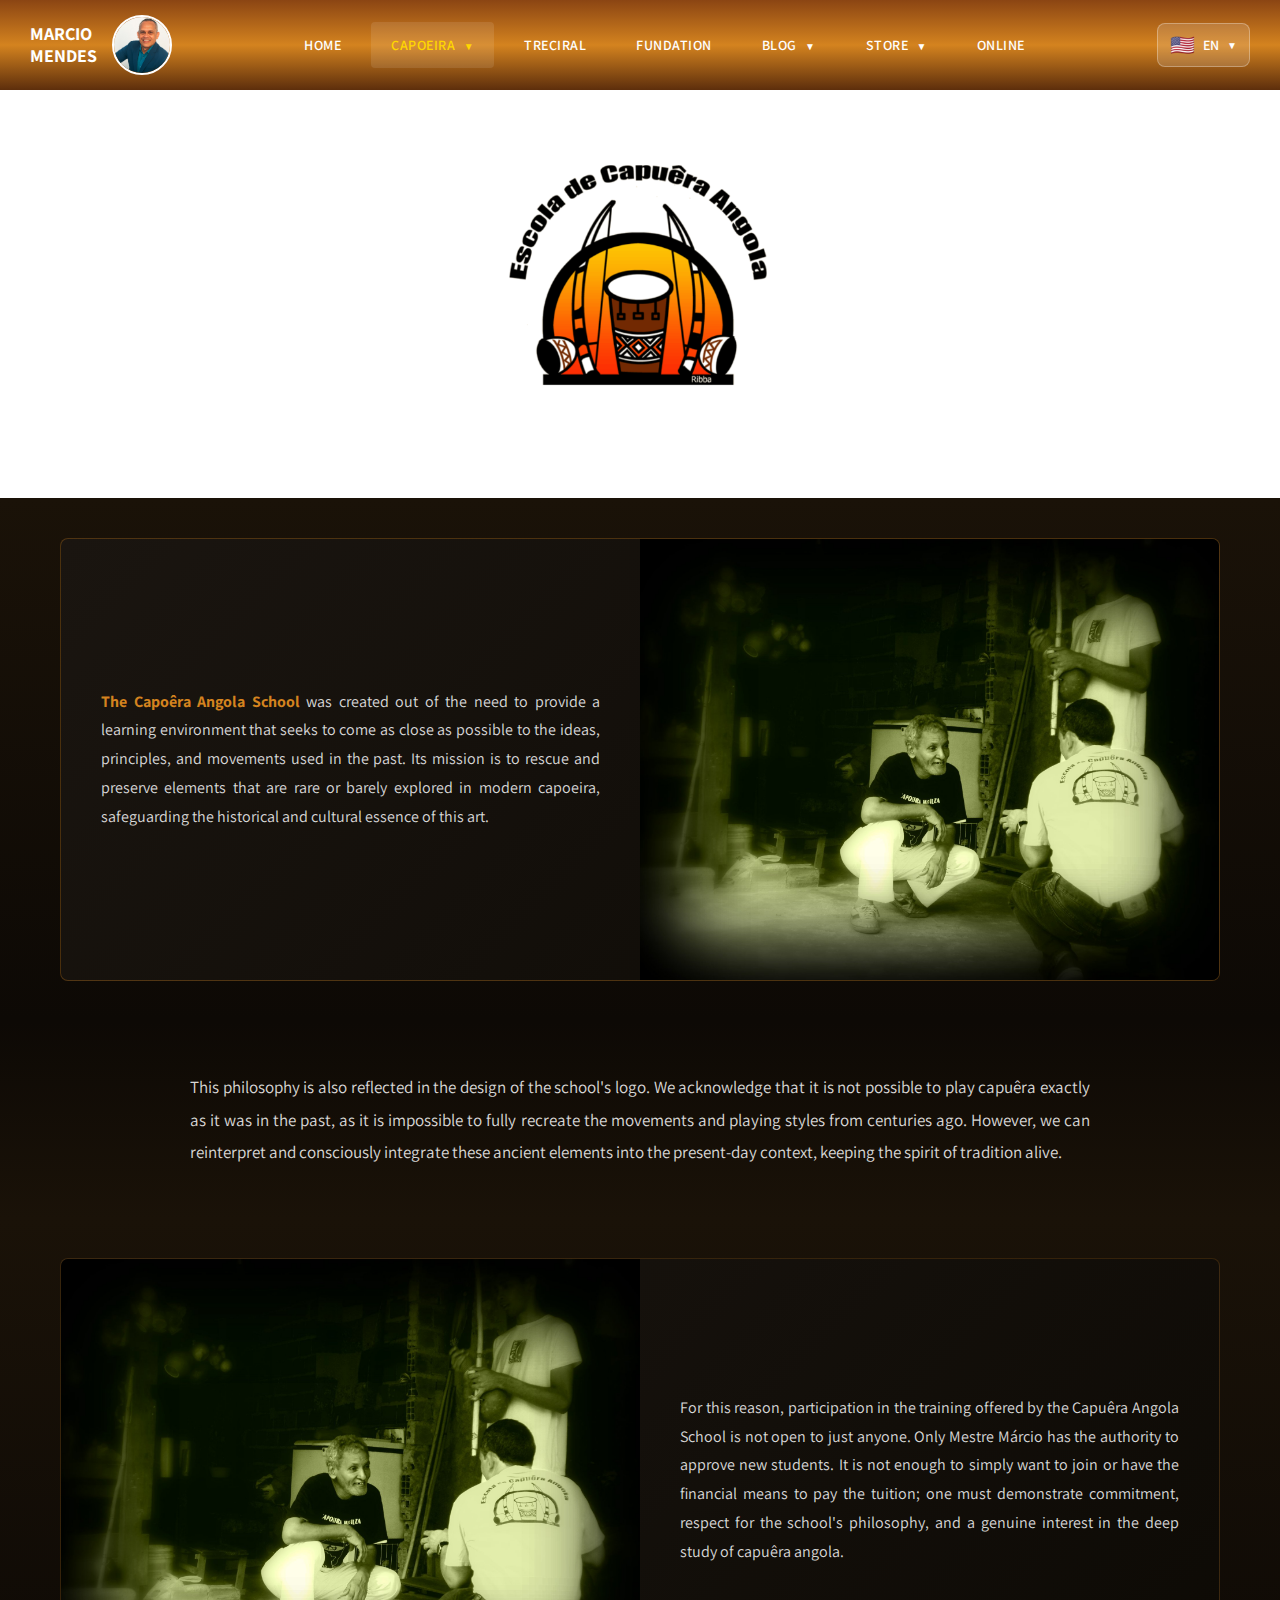
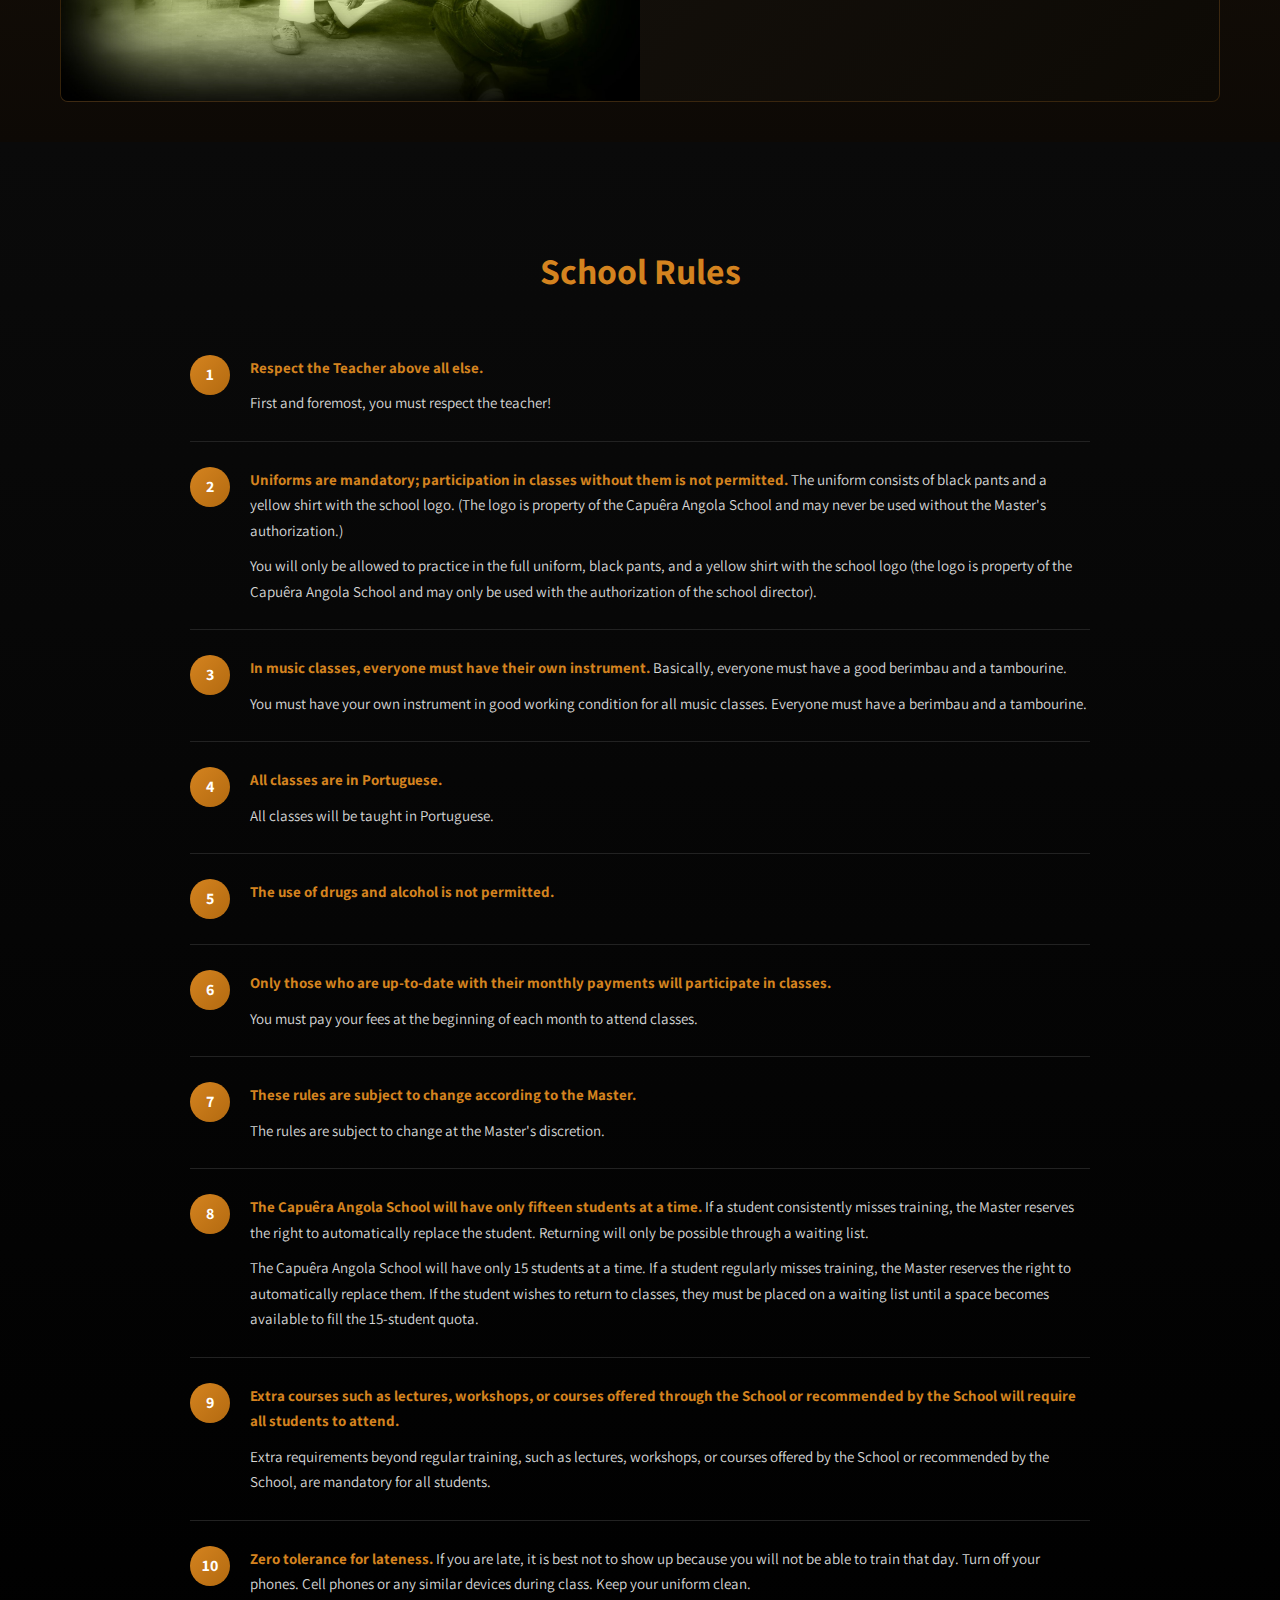
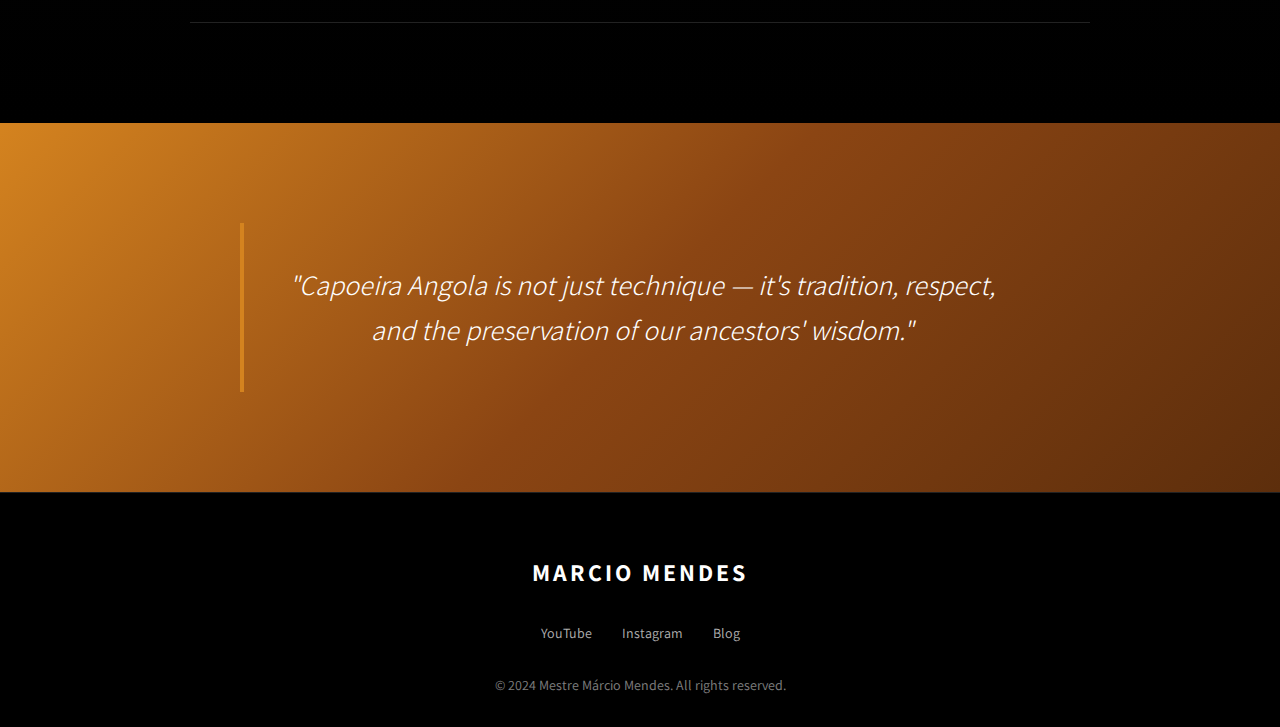
<file: pages/capoeira-angola.html>
<!DOCTYPE html>
<html lang="en">
<head>
  <meta charset="UTF-8">
  <link rel="icon" href="/favicon.ico" type="image/x-icon">
  <link rel="apple-touch-icon" href="/images/favicon-192.png">
  <meta name="viewport" content="width=device-width, initial-scale=1.0">

  <!-- SEO Meta Tags -->
  <title>Capoeira Angola School Toronto | Márcio Mendes - Ancestral Traditions</title>
  <meta name="description" content="Escola de Capoeira Angola by Mestre Márcio Mendes in Toronto. Preserving ancestral roots, traditions, and authentic movements of traditional Capoeira Angola.">
  <meta name="keywords" content="Capoeira Angola, Capoeira Angola Toronto, Márcio Mendes, traditional capoeira, ancestral capoeira, Escola de Capoeira Angola, capoeira master Toronto, authentic capoeira, mandinga">
  <meta name="author" content="Márcio Mendes">
  <meta name="robots" content="index, follow">
  <link rel="canonical" href="https://marciomendes.ca/pages/capoeira-angola.html">

  <!-- Open Graph -->
  <meta property="og:type" content="article">
  <meta property="og:url" content="https://marciomendes.ca/pages/capoeira-angola.html">
  <meta property="og:title" content="Capoeira Angola School | Márcio Mendes Toronto">
  <meta property="og:description" content="Preserving ancestral roots and traditions of authentic Capoeira Angola with Mestre Márcio Mendes.">
  <meta property="og:image" content="https://marciomendes.ca/images/escola-angola-logo.png">
  <meta property="og:site_name" content="Márcio Mendes">

  <!-- Twitter Card -->
  <meta name="twitter:card" content="summary_large_image">
  <meta name="twitter:title" content="Capoeira Angola School | Márcio Mendes">
  <meta name="twitter:description" content="Preserving ancestral roots and traditions of authentic Capoeira Angola.">

  <!-- Schema.org -->
  <script type="application/ld+json">
  {
    "@context": "https://schema.org",
    "@type": "SportsActivityLocation",
    "name": "Escola de Capoeira Angola",
    "description": "Capoeira Angola school preserving ancestral roots and traditions",
    "url": "https://marciomendes.ca/pages/capoeira-angola.html",
    "image": "https://marciomendes.ca/images/escola-angola-logo.png",
    "address": {
      "@type": "PostalAddress",
      "addressLocality": "Toronto",
      "addressRegion": "Ontario",
      "addressCountry": "Canada"
    },
    "founder": {
      "@type": "Person",
      "name": "Márcio Mendes"
    },
    "sport": "Capoeira Angola"
  }
  </script>

  <link rel="preconnect" href="https://fonts.googleapis.com">
  <link rel="preconnect" href="https://fonts.gstatic.com" crossorigin>
  <link href="https://fonts.googleapis.com/css2?family=Assistant:wght@300;400;600;700&display=swap" rel="stylesheet">
  <link rel="stylesheet" href="../css/style.css">
  <link rel="stylesheet" href="../css/pages.css">
</head>
<body class="angola-page">

  <!-- Header -->
  <header class="header header-angola">
    <div class="header-container">
      <a href="../index.html" class="logo">
        <span class="logo-text"><span class="notranslate">MARCIO<br>MENDES</span></span>
        <div class="logo-image">
          <img src="../images/marcio-profile.jpg" alt="Mestre Márcio Mendes">
        </div>
      </a>

      <nav class="nav">
        <ul class="nav-menu">
          <li><a href="../index.html">HOME</a></li>
          <li class="has-submenu">
            <a href="capoeira.html" class="active">CAPOEIRA <span class="arrow">▼</span></a>
            <ul class="submenu">
              <li><a href="capoeira.html">About Capoeira</a></li>
              <li><a href="muiraquita.html">Muiraquitã Capoeira</a></li>
              <li><a href="capoeira-angola.html">Capoeira Angola</a></li>
            </ul>
          </li>
          <li><a href="treciral.html">TRECIRAL</a></li>
          <li><a href="fundation.html">FUNDATION</a></li>
          <li class="has-submenu">
            <a href="authors-works.html">BLOG <span class="arrow">▼</span></a>
            <ul class="submenu">
              <li><a href="authors-works.html">Author's Works</a></li>
              <li><a href="blog.html">Blog Marcio</a></li>
            </ul>
          </li>
          <li class="has-submenu">
            <a href="store.html">STORE <span class="arrow">▼</span></a>
            <ul class="submenu">
              <li><a href="store.html">Products</a></li>
              <li><a href="capoeira-class.html">Capoeira Class</a></li>
              <li><a href="meditation-class.html">Meditation Class</a></li>
              <li><a href="stretching-class.html">Stretching Class</a></li>
            </ul>
          </li>
          <li><a href="curso-exemplo.html">ONLINE</a></li>
        </ul>
      </nav>

      <!-- Language Selector Dropdown -->
      <div class="language-dropdown">
        <button class="lang-dropdown-btn" onclick="toggleLangDropdown()">
          <span class="current-lang-flag">🇺🇸</span>
          <span class="current-lang-text">EN</span>
          <span class="lang-arrow">▼</span>
        </button>
<div class="lang-dropdown-menu" id="langMenu">          <button class="lang-option" onclick="selectLanguage('en', '🇺🇸', 'EN')">            <span class="lang-flag">🇺🇸</span>            <span class="lang-name">English</span>          </button>          <button class="lang-option" onclick="selectLanguage('pt', '🇧🇷', 'PT')">            <span class="lang-flag">🇧🇷</span>            <span class="lang-name">Português</span>          </button>          <button class="lang-option" onclick="selectLanguage('es', '🇪🇸', 'ES')">            <span class="lang-flag">🇪🇸</span>            <span class="lang-name">Español</span>          </button>          <button class="lang-option" onclick="selectLanguage('fr', '🇫🇷', 'FR')">            <span class="lang-flag">🇫🇷</span>            <span class="lang-name">Français</span>          </button>          <button class="lang-option" onclick="selectLanguage('de', '🇩🇪', 'DE')">            <span class="lang-flag">🇩🇪</span>            <span class="lang-name">Deutsch</span>          </button>          <button class="lang-option" onclick="selectLanguage('it', '🇮🇹', 'IT')">            <span class="lang-flag">🇮🇹</span>            <span class="lang-name">Italiano</span>          </button>          <button class="lang-option" onclick="selectLanguage('ja', '🇯🇵', 'JA')">            <span class="lang-flag">🇯🇵</span>            <span class="lang-name">日本語</span>          </button>          <button class="lang-option" onclick="selectLanguage('ko', '🇰🇷', 'KO')">            <span class="lang-flag">🇰🇷</span>            <span class="lang-name">한국어</span>          </button>          <button class="lang-option" onclick="selectLanguage('zh-CN', '🇨🇳', 'ZH')">            <span class="lang-flag">🇨🇳</span>            <span class="lang-name">中文</span>          </button>          <button class="lang-option" onclick="selectLanguage('ar', '🇸🇦', 'AR')">            <span class="lang-flag">🇸🇦</span>            <span class="lang-name">العربية</span>          </button>          <button class="lang-option" onclick="selectLanguage('ru', '🇷🇺', 'RU')">            <span class="lang-flag">🇷🇺</span>            <span class="lang-name">Русский</span>          </button>          <button class="lang-option" onclick="selectLanguage('hi', '🇮🇳', 'HI')">            <span class="lang-flag">🇮🇳</span>            <span class="lang-name">हिन्दी</span>          </button>          <button class="lang-option" onclick="selectLanguage('tr', '🇹🇷', 'TR')">            <span class="lang-flag">🇹🇷</span>            <span class="lang-name">Türkçe</span>          </button>          <button class="lang-option" onclick="selectLanguage('nl', '🇳🇱', 'NL')">            <span class="lang-flag">🇳🇱</span>            <span class="lang-name">Nederlands</span>          </button>          <button class="lang-option" onclick="selectLanguage('pl', '🇵🇱', 'PL')">            <span class="lang-flag">🇵🇱</span>            <span class="lang-name">Polski</span>          </button>          <button class="lang-option" onclick="selectLanguage('vi', '🇻🇳', 'VI')">            <span class="lang-flag">🇻🇳</span>            <span class="lang-name">Tiếng Việt</span>          </button>          <button class="lang-option" onclick="selectLanguage('id', '🇮🇩', 'ID')">            <span class="lang-flag">🇮🇩</span>            <span class="lang-name">Bahasa Indonesia</span>          </button>        </div>
      </div>

      <button class="mobile-menu-btn" onclick="toggleMobileMenu()">
        <span></span>
        <span></span>
        <span></span>
      </button>
    </div>
  </header>

  <!-- Logo Section -->
  <section class="section angola-logo-section">
    <div class="container">
      <div class="intro-logo-section">
        <div class="intro-logo">
          <img src="../images/escola-angola-logo.png" alt="Escola de Capoeira Angola" class="floating-image">
        </div>
      </div>
    </div>
  </section>

  <!-- School Mission Card -->
  <section class="section angola-card-section">
    <div class="container">
      <div class="angola-card">
        <div class="angola-card-text">
          <p><strong class="highlight-orange">The Capoêra Angola School</strong> was created out of the need to provide a learning environment that seeks to come as close as possible to the ideas, principles, and movements used in the past. Its mission is to rescue and preserve elements that are rare or barely explored in modern capoeira, safeguarding the historical and cultural essence of this art.</p>
        </div>
        <div class="angola-card-image">
          <img src="../images/angola-roda.png" alt="Capoeira Angola Roda">
        </div>
      </div>
    </div>
  </section>

  <!-- Philosophy Text -->
  <section class="section philosophy-section">
    <div class="container">
      <p class="philosophy-text">This philosophy is also reflected in the design of the school's logo. We acknowledge that it is not possible to play capuêra exactly as it was in the past, as it is impossible to fully recreate the movements and playing styles from centuries ago. However, we can reinterpret and consciously integrate these ancient elements into the present-day context, keeping the spirit of tradition alive.</p>
    </div>
  </section>

  <!-- Training Section Card -->
  <section class="section angola-card-section dark-card">
    <div class="container">
      <div class="angola-card">
        <div class="angola-card-image">
          <img src="../images/angola-training.png" alt="Capoeira Angola Training">
        </div>
        <div class="angola-card-text">
          <p>For this reason, participation in the training offered by the Capuêra Angola School is not open to just anyone. Only Mestre Márcio has the authority to approve new students. It is not enough to simply want to join or have the financial means to pay the tuition; one must demonstrate commitment, respect for the school's philosophy, and a genuine interest in the deep study of capuêra angola.</p>
        </div>
      </div>
    </div>
  </section>

  <!-- Rules -->
  <section class="section rules angola-rules">
    <div class="container">
      <h2 class="section-title text-center animate-fadeIn">School Rules</h2>
      <div class="rules-list-detailed">
        <div class="rule-item-detailed">
          <div class="rule-number">1</div>
          <div class="rule-text">
            <p><strong>Respect the Teacher above all else.</strong></p>
            <p>First and foremost, you must respect the teacher!</p>
          </div>
        </div>
        <div class="rule-item-detailed">
          <div class="rule-number">2</div>
          <div class="rule-text">
            <p><strong>Uniforms are mandatory; participation in classes without them is not permitted.</strong> The uniform consists of black pants and a yellow shirt with the school logo. (The logo is property of the Capuêra Angola School and may never be used without the Master's authorization.)</p>
            <p>You will only be allowed to practice in the full uniform, black pants, and a yellow shirt with the school logo (the logo is property of the Capuêra Angola School and may only be used with the authorization of the school director).</p>
          </div>
        </div>
        <div class="rule-item-detailed">
          <div class="rule-number">3</div>
          <div class="rule-text">
            <p><strong>In music classes, everyone must have their own instrument.</strong> Basically, everyone must have a good berimbau and a tambourine.</p>
            <p>You must have your own instrument in good working condition for all music classes. Everyone must have a berimbau and a tambourine.</p>
          </div>
        </div>
        <div class="rule-item-detailed">
          <div class="rule-number">4</div>
          <div class="rule-text">
            <p><strong>All classes are in Portuguese.</strong></p>
            <p>All classes will be taught in Portuguese.</p>
          </div>
        </div>
        <div class="rule-item-detailed">
          <div class="rule-number">5</div>
          <div class="rule-text">
            <p><strong>The use of drugs and alcohol is not permitted.</strong></p>
          </div>
        </div>
        <div class="rule-item-detailed">
          <div class="rule-number">6</div>
          <div class="rule-text">
            <p><strong>Only those who are up-to-date with their monthly payments will participate in classes.</strong></p>
            <p>You must pay your fees at the beginning of each month to attend classes.</p>
          </div>
        </div>
        <div class="rule-item-detailed">
          <div class="rule-number">7</div>
          <div class="rule-text">
            <p><strong>These rules are subject to change according to the Master.</strong></p>
            <p>The rules are subject to change at the Master's discretion.</p>
          </div>
        </div>
        <div class="rule-item-detailed">
          <div class="rule-number">8</div>
          <div class="rule-text">
            <p><strong>The Capuêra Angola School will have only fifteen students at a time.</strong> If a student consistently misses training, the Master reserves the right to automatically replace the student. Returning will only be possible through a waiting list.</p>
            <p>The Capuêra Angola School will have only 15 students at a time. If a student regularly misses training, the Master reserves the right to automatically replace them. If the student wishes to return to classes, they must be placed on a waiting list until a space becomes available to fill the 15-student quota.</p>
          </div>
        </div>
        <div class="rule-item-detailed">
          <div class="rule-number">9</div>
          <div class="rule-text">
            <p><strong>Extra courses such as lectures, workshops, or courses offered through the School or recommended by the School will require all students to attend.</strong></p>
            <p>Extra requirements beyond regular training, such as lectures, workshops, or courses offered by the School or recommended by the School, are mandatory for all students.</p>
          </div>
        </div>
        <div class="rule-item-detailed">
          <div class="rule-number">10</div>
          <div class="rule-text">
            <p><strong>Zero tolerance for lateness.</strong> If you are late, it is best not to show up because you will not be able to train that day. Turn off your phones. Cell phones or any similar devices during class. Keep your uniform clean.</p>
          </div>
        </div>
      </div>
    </div>
  </section>

  <!-- Essence -->
  <section class="section essence angola-essence">
    <div class="container">
      <div class="essence-content animate-fadeIn">
        <blockquote>
          "Capoeira Angola is not just technique — it's tradition, respect, and the preservation of our ancestors' wisdom."
        </blockquote>
      </div>
    </div>
  </section>

  <!-- Footer -->
  <footer class="footer">
    <div class="container">
      <div class="footer-content">
        <div class="footer-logo">
          <span><span class="notranslate">MARCIO MENDES</span></span>
        </div>
        <div class="footer-links">
          <a href="https://www.youtube.com/@MarcioCapuera" target="_blank">YouTube</a>
          <a href="https://www.instagram.com/mestre_marcio_mendes/" target="_blank">Instagram</a>
          <a href="https://marciomendes.ca/pages/blog.html">Blog</a>
        </div>
        <div class="footer-copy">
          <p>&copy; 2024 Mestre Márcio Mendes. All rights reserved.</p>
        </div>
      </div>
    </div>
  </footer>

  <div id="google_translate_element" style="display:none;"></div>
  <script src="../js/main.js"></script>
  <script>
    function googleTranslateElementInit() {
      new google.translate.TranslateElement({
        pageLanguage: 'en',
        includedLanguages: 'en,pt,es,fr,de,it,ja,ko,zh-CN,ar,ru,hi,tr,nl,pl,vi,id',
        autoDisplay: false
      }, 'google_translate_element');
    }
  </script>
  <script src="//translate.google.com/translate_a/element.js?cb=googleTranslateElementInit"></script>
  <button class="back-to-top" onclick="scrollToTop()" title="Back to top">▲</button>
</body>
</html>
</file>
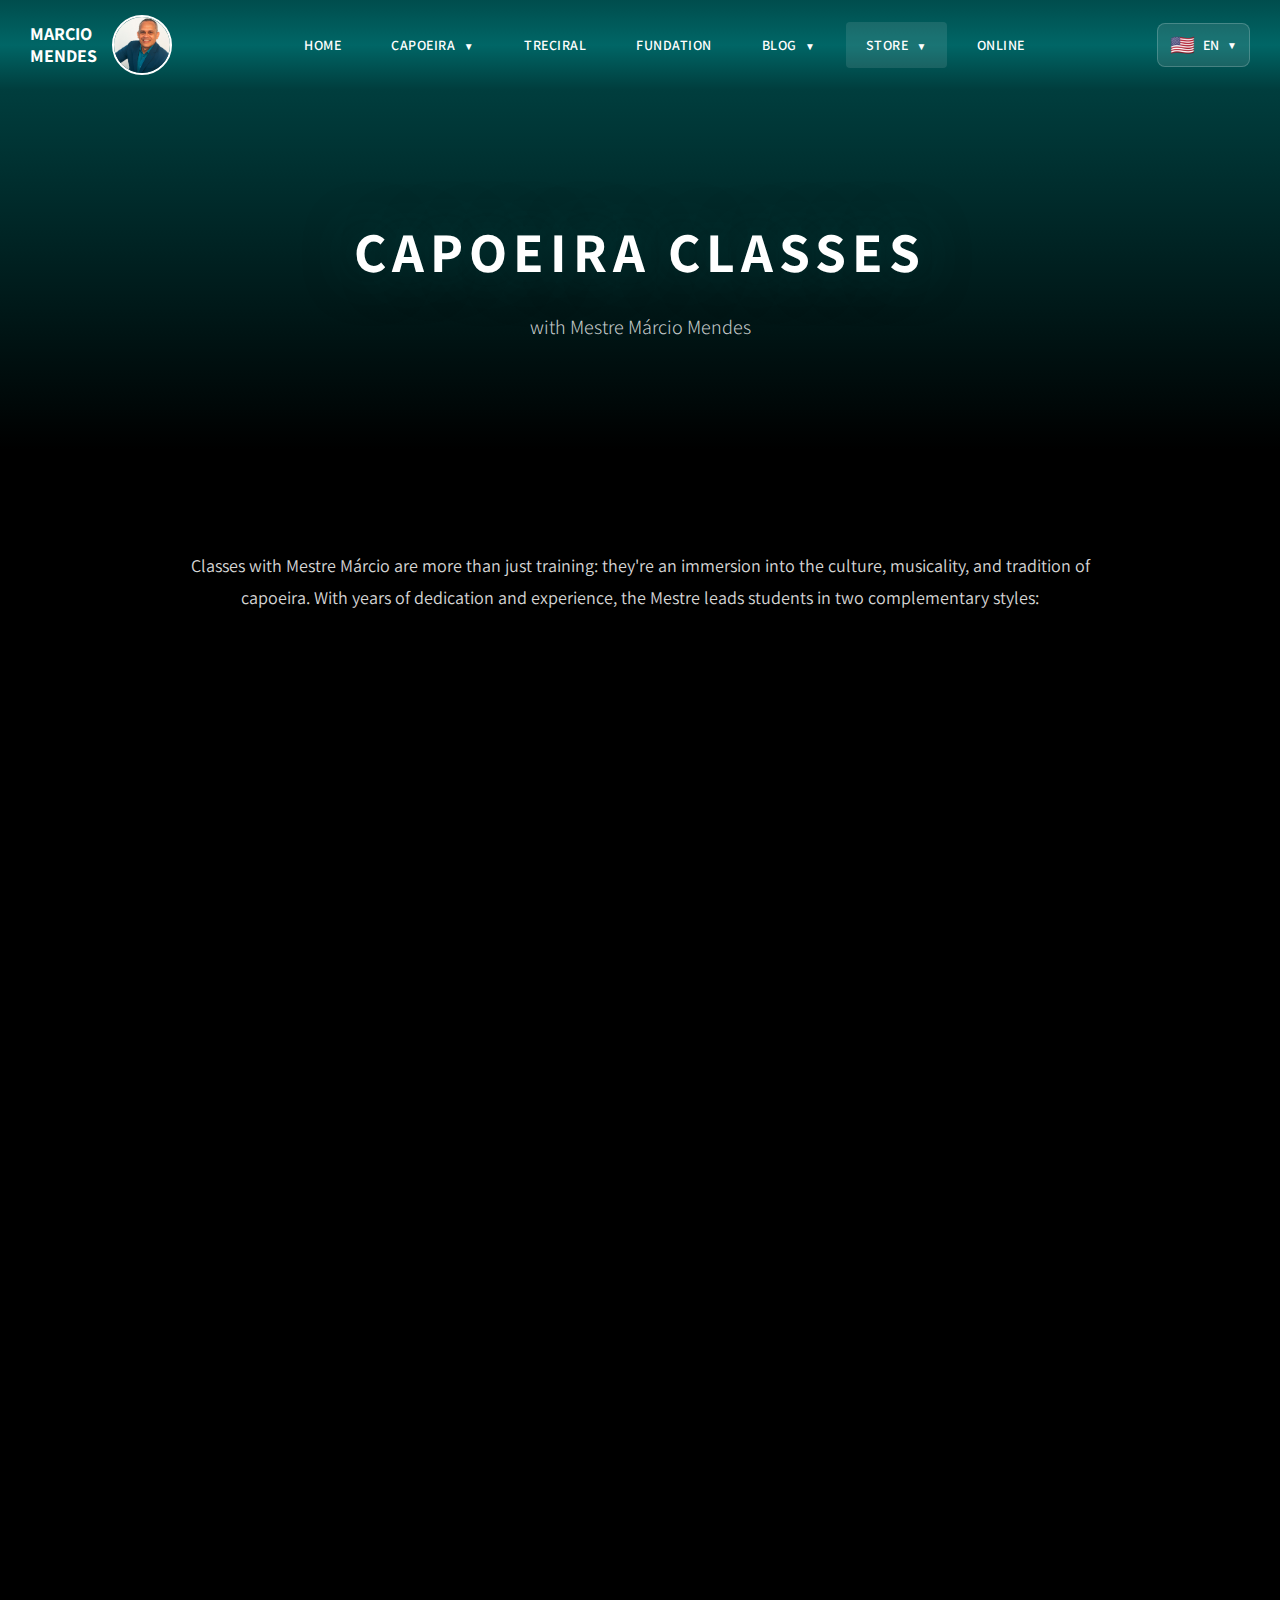
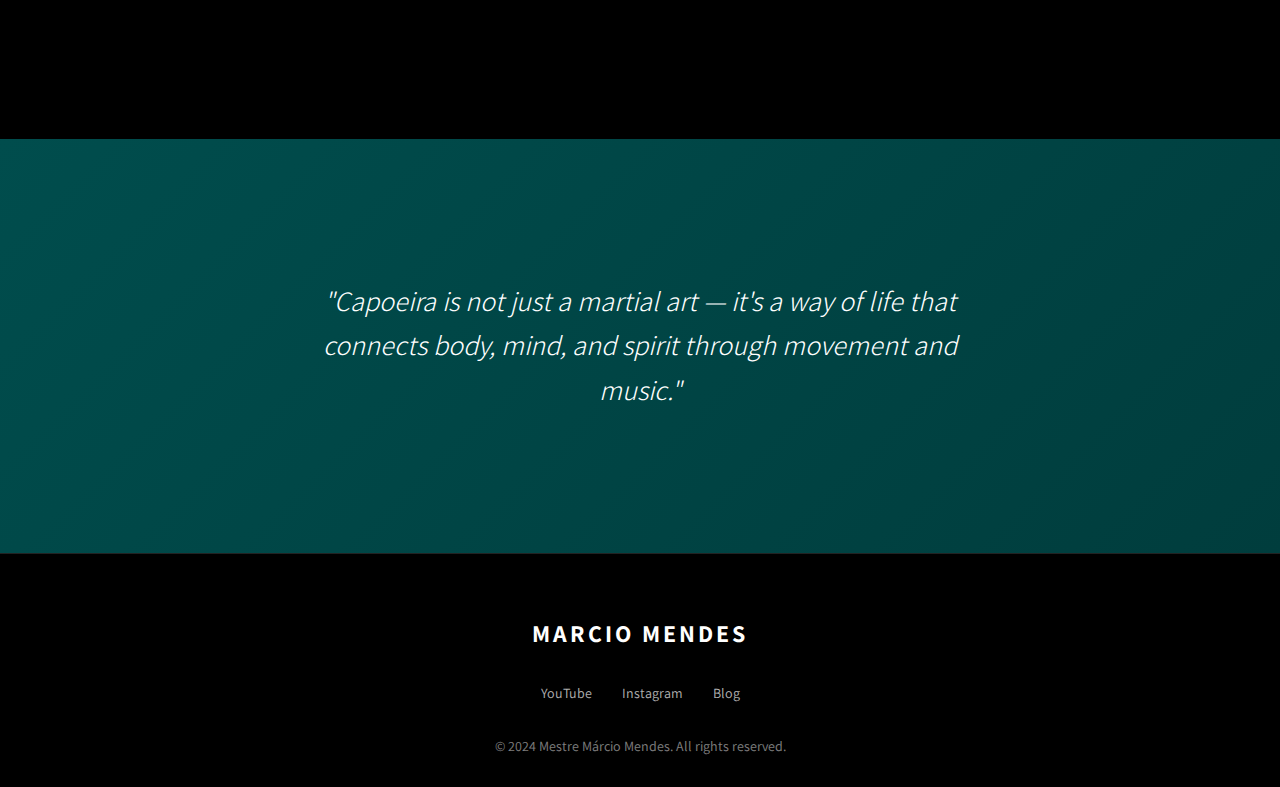
<file: pages/capoeira-class.html>
<!DOCTYPE html>
<html lang="en">
<head>
  <meta charset="UTF-8">
  <meta name="viewport" content="width=device-width, initial-scale=1.0">
  <title>Capoeira Class | Mestre Márcio Mendes</title>
  <meta name="description" content="Capoeira Classes with Mestre Márcio Mendes - Immersion into culture, musicality, and tradition.">
  <link rel="preconnect" href="https://fonts.googleapis.com">
  <link rel="preconnect" href="https://fonts.gstatic.com" crossorigin>
  <link href="https://fonts.googleapis.com/css2?family=Assistant:wght@300;400;600;700&display=swap" rel="stylesheet">
  <link rel="stylesheet" href="../css/style.css">
  <link rel="stylesheet" href="../css/pages.css">
</head>
<body>

  <!-- Header -->
  <header class="header">
    <div class="header-container">
      <a href="../index.html" class="logo">
        <span class="logo-text"><span class="notranslate">MARCIO<br>MENDES</span></span>
        <div class="logo-image">
          <img src="../images/marcio-profile.jpg" alt="Mestre Márcio Mendes">
        </div>
      </a>

      <nav class="nav">
        <ul class="nav-menu">
          <li><a href="../index.html">HOME</a></li>
          <li class="has-submenu">
            <a href="capoeira.html">CAPOEIRA <span class="arrow">▼</span></a>
            <ul class="submenu">
              <li><a href="capoeira.html">About Capoeira</a></li>
              <li><a href="muiraquita.html">Muiraquitã Capoeira</a></li>
              <li><a href="capoeira-angola.html">Capoeira Angola</a></li>
            </ul>
          </li>
          <li><a href="treciral.html">TRECIRAL</a></li>
          <li><a href="fundation.html">FUNDATION</a></li>
          <li class="has-submenu">
            <a href="authors-works.html">BLOG <span class="arrow">▼</span></a>
            <ul class="submenu">
              <li><a href="authors-works.html">Author's Works</a></li>
              <li><a href="blog.html">Blog Marcio</a></li>
            </ul>
          </li>
          <li class="has-submenu">
            <a href="store.html" class="active">STORE <span class="arrow">▼</span></a>
            <ul class="submenu">
              <li><a href="store.html">Products</a></li>
              <li><a href="capoeira-class.html">Capoeira Class</a></li>
              <li><a href="meditation-class.html">Meditation Class</a></li>
              <li><a href="stretching-class.html">Stretching Class</a></li>
            </ul>
          </li>
          <li><a href="curso-exemplo.html">ONLINE</a></li>
        </ul>
      </nav>

      <!-- Language Selector Dropdown -->
      <div class="language-dropdown">
        <button class="lang-dropdown-btn" onclick="toggleLangDropdown()">
          <span class="current-lang-flag">🇺🇸</span>
          <span class="current-lang-text">EN</span>
          <span class="lang-arrow">▼</span>
        </button>
<div class="lang-dropdown-menu" id="langMenu">          <button class="lang-option" onclick="selectLanguage('en', '🇺🇸', 'EN')">            <span class="lang-flag">🇺🇸</span>            <span class="lang-name">English</span>          </button>          <button class="lang-option" onclick="selectLanguage('pt', '🇧🇷', 'PT')">            <span class="lang-flag">🇧🇷</span>            <span class="lang-name">Português</span>          </button>          <button class="lang-option" onclick="selectLanguage('es', '🇪🇸', 'ES')">            <span class="lang-flag">🇪🇸</span>            <span class="lang-name">Español</span>          </button>          <button class="lang-option" onclick="selectLanguage('fr', '🇫🇷', 'FR')">            <span class="lang-flag">🇫🇷</span>            <span class="lang-name">Français</span>          </button>          <button class="lang-option" onclick="selectLanguage('de', '🇩🇪', 'DE')">            <span class="lang-flag">🇩🇪</span>            <span class="lang-name">Deutsch</span>          </button>          <button class="lang-option" onclick="selectLanguage('it', '🇮🇹', 'IT')">            <span class="lang-flag">🇮🇹</span>            <span class="lang-name">Italiano</span>          </button>          <button class="lang-option" onclick="selectLanguage('ja', '🇯🇵', 'JA')">            <span class="lang-flag">🇯🇵</span>            <span class="lang-name">日本語</span>          </button>          <button class="lang-option" onclick="selectLanguage('ko', '🇰🇷', 'KO')">            <span class="lang-flag">🇰🇷</span>            <span class="lang-name">한국어</span>          </button>          <button class="lang-option" onclick="selectLanguage('zh-CN', '🇨🇳', 'ZH')">            <span class="lang-flag">🇨🇳</span>            <span class="lang-name">中文</span>          </button>          <button class="lang-option" onclick="selectLanguage('ar', '🇸🇦', 'AR')">            <span class="lang-flag">🇸🇦</span>            <span class="lang-name">العربية</span>          </button>          <button class="lang-option" onclick="selectLanguage('ru', '🇷🇺', 'RU')">            <span class="lang-flag">🇷🇺</span>            <span class="lang-name">Русский</span>          </button>          <button class="lang-option" onclick="selectLanguage('hi', '🇮🇳', 'HI')">            <span class="lang-flag">🇮🇳</span>            <span class="lang-name">हिन्दी</span>          </button>          <button class="lang-option" onclick="selectLanguage('tr', '🇹🇷', 'TR')">            <span class="lang-flag">🇹🇷</span>            <span class="lang-name">Türkçe</span>          </button>          <button class="lang-option" onclick="selectLanguage('nl', '🇳🇱', 'NL')">            <span class="lang-flag">🇳🇱</span>            <span class="lang-name">Nederlands</span>          </button>          <button class="lang-option" onclick="selectLanguage('pl', '🇵🇱', 'PL')">            <span class="lang-flag">🇵🇱</span>            <span class="lang-name">Polski</span>          </button>          <button class="lang-option" onclick="selectLanguage('vi', '🇻🇳', 'VI')">            <span class="lang-flag">🇻🇳</span>            <span class="lang-name">Tiếng Việt</span>          </button>          <button class="lang-option" onclick="selectLanguage('id', '🇮🇩', 'ID')">            <span class="lang-flag">🇮🇩</span>            <span class="lang-name">Bahasa Indonesia</span>          </button>        </div>
      </div>

      <button class="mobile-menu-btn" onclick="toggleMobileMenu()">
        <span></span>
        <span></span>
        <span></span>
      </button>
    </div>
  </header>

  <!-- Page Hero -->
  <section class="page-hero">
    <div class="page-hero-content">
      <h1 class="animate-fadeIn">CAPOEIRA CLASSES</h1>
      <p class="animate-fadeIn">with Mestre Márcio Mendes</p>
    </div>
  </section>

  <!-- Introduction -->
  <section class="section mission">
    <div class="container">
      <div class="mission-content animate-fadeInUp">
        <p class="intro-large">Classes with Mestre Márcio are more than just training: they're an immersion into the culture, musicality, and tradition of capoeira. With years of dedication and experience, the Mestre leads students in two complementary styles:</p>
      </div>
    </div>
  </section>

  <!-- Class Options -->
  <section class="section class-options">
    <div class="container">
      <div class="classes-grid">
        <!-- Muiraquitã Capoeira -->
        <div class="class-card animate-fadeInUp">
          <div class="class-image">
            <img src="../images/muiraquita-logo.png" alt="Muiraquitã Capoeira Logo">
          </div>
          <div class="class-content">
            <h3>Muiraquitã Capoeira</h3>
            <p class="class-subtitle">Traditional Capoeira</p>
            <p>A space for those who wish to learn and evolve in capoeira, keeping the tradition alive. The Muiraquitã represents luck, happiness, and protection — symbolizing fertility and spiritual power.</p>

            <div class="pricing-box">
              <div class="price-item">
                <span class="price-label">Free Trial Class</span>
                <span class="price-value">Available</span>
              </div>
              <div class="price-item">
                <span class="price-label">Registration Fee</span>
                <span class="price-value">$20</span>
              </div>
              <div class="price-item">
                <span class="price-label">Monthly</span>
                <span class="price-value">$60</span>
              </div>
              <div class="price-item">
                <span class="price-label">Single Class</span>
                <span class="price-value">$30</span>
              </div>
            </div>

            <a href="#" class="btn-buy">Join Now</a>
          </div>
        </div>

        <!-- Capoeira Angola -->
        <div class="class-card animate-fadeInUp" style="animation-delay: 0.2s">
          <div class="class-image bg-white">
            <img src="../images/escola-angola-logo.png" alt="Capoeira Angola Logo">
          </div>
          <div class="class-content">
            <h3>Capoeira Angola</h3>
            <p class="class-subtitle">Roots & Tradition</p>
            <p>Rediscover the historical foundations of capoeira through the roots, ginga, and rhythmic game of Capoeira Angola. A deeper connection to the ancestral art form.</p>

            <div class="pricing-box">
              <div class="price-item">
                <span class="price-label">Registration Fee</span>
                <span class="price-value">Free</span>
              </div>
              <div class="price-item">
                <span class="price-label">Monthly</span>
                <span class="price-value">$100</span>
              </div>
            </div>

            <a href="#" class="btn-buy">Join Now</a>
          </div>
        </div>
      </div>
    </div>
  </section>

  <!-- Quote -->
  <section class="section essence">
    <div class="container">
      <div class="essence-content animate-fadeIn">
        <blockquote>
          "Capoeira is not just a martial art — it's a way of life that connects body, mind, and spirit through movement and music."
        </blockquote>
      </div>
    </div>
  </section>

  <!-- Footer -->
  <footer class="footer">
    <div class="container">
      <div class="footer-content">
        <div class="footer-logo">
          <span><span class="notranslate">MARCIO MENDES</span></span>
        </div>
        <div class="footer-links">
          <a href="#">YouTube</a>
          <a href="#">Instagram</a>
          <a href="#">Blog</a>
        </div>
        <div class="footer-copy">
          <p>&copy; 2024 Mestre Márcio Mendes. All rights reserved.</p>
        </div>
      </div>
    </div>
  </footer>

  <div id="google_translate_element" style="display:none;"></div>
  <script src="../js/main.js"></script>
  <script>
    function googleTranslateElementInit() {
      new google.translate.TranslateElement({
        pageLanguage: 'en',
        includedLanguages: 'en,pt,es,fr,de,it,ja,ko,zh-CN,ar,ru,hi,tr,nl,pl,vi,id',
        autoDisplay: false
      }, 'google_translate_element');
    }
  </script>
  <script src="//translate.google.com/translate_a/element.js?cb=googleTranslateElementInit"></script>
</body>
</html>
</file>
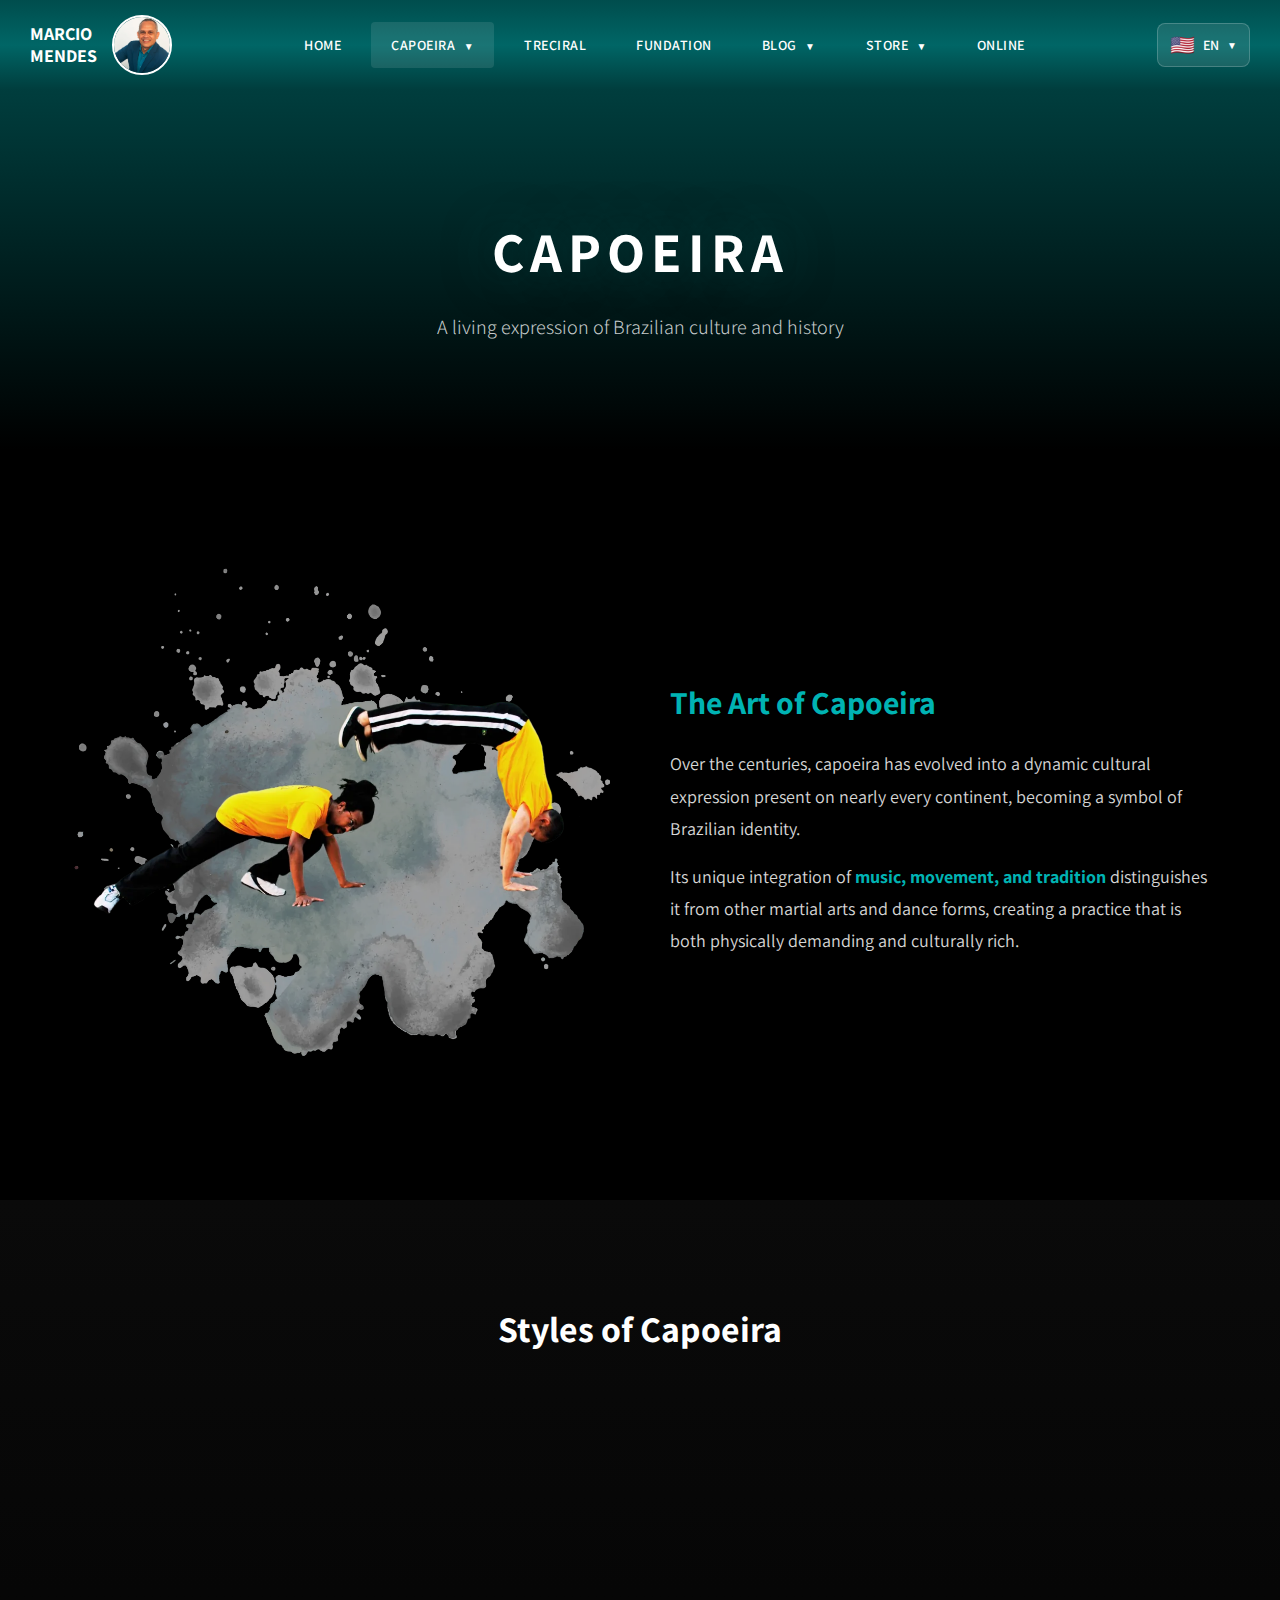
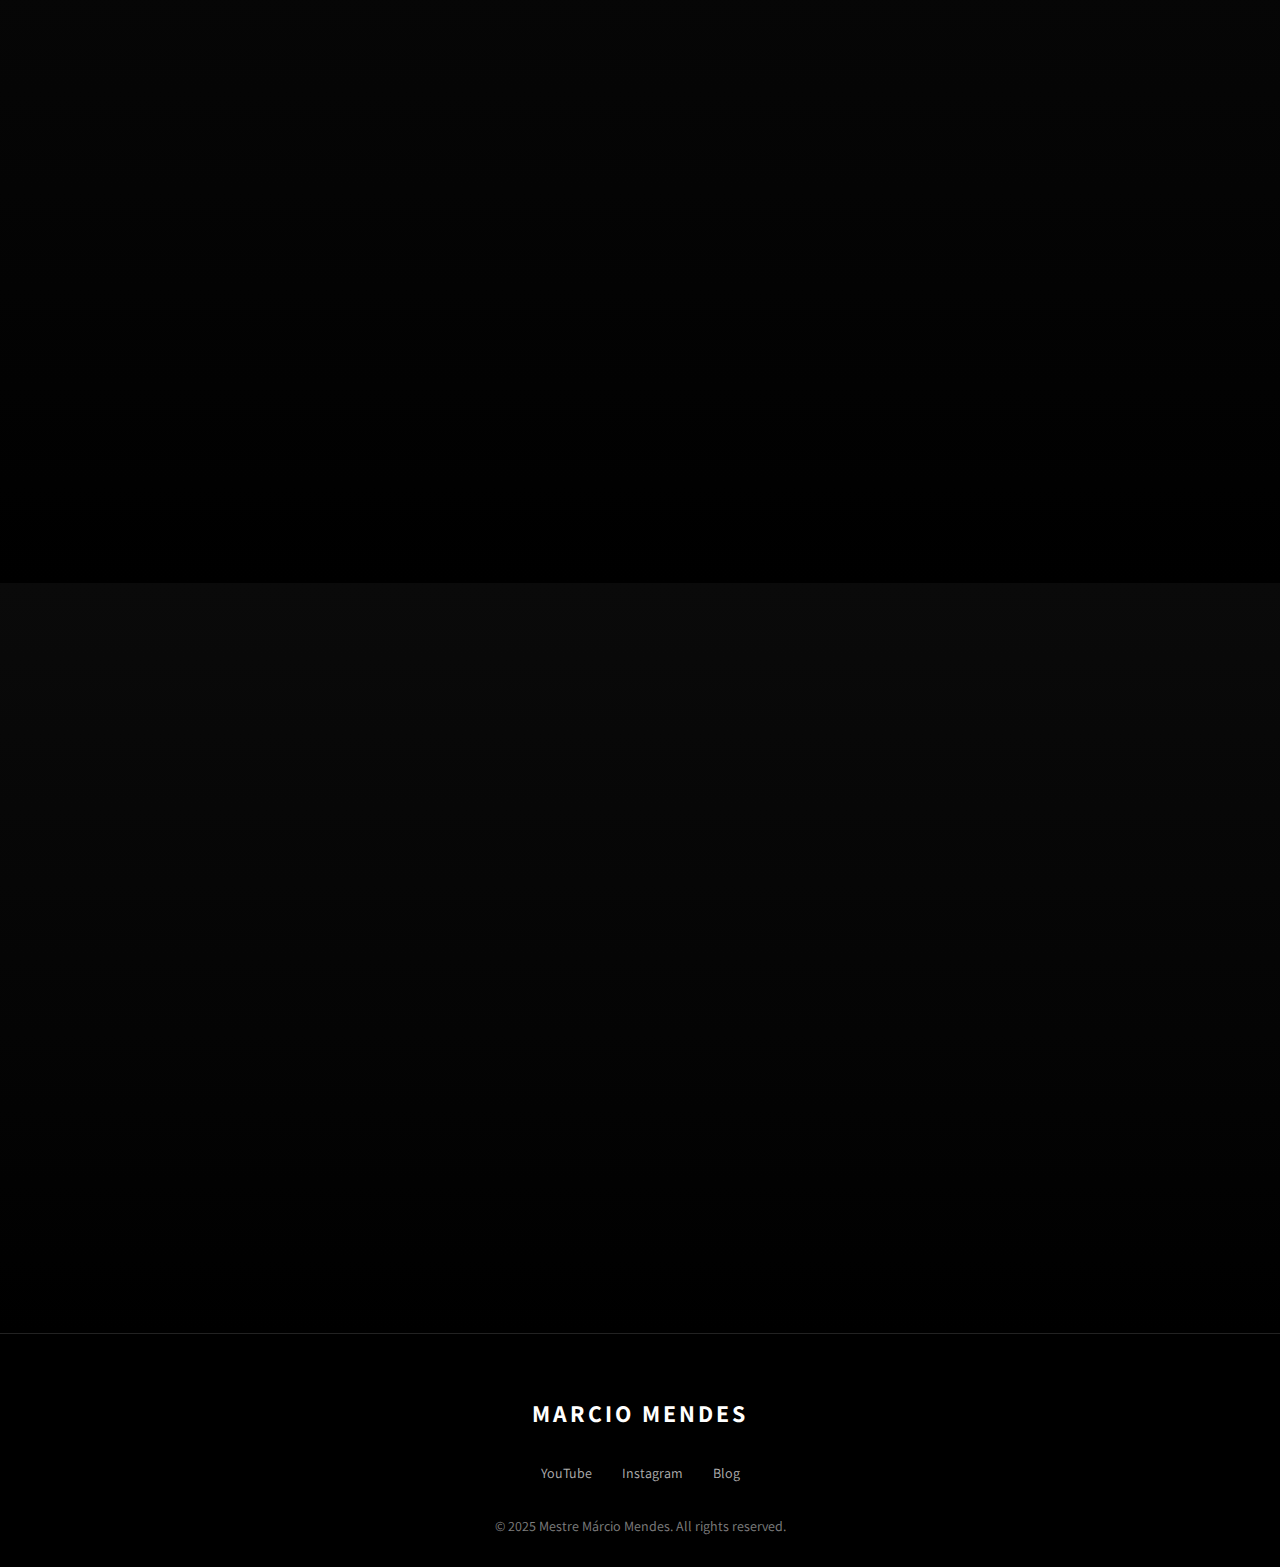
<file: pages/capoeira.html>
<!DOCTYPE html>
<html lang="en">
<head>
  <meta charset="UTF-8">
  <link rel="icon" href="/favicon.ico" type="image/x-icon">
  <link rel="apple-touch-icon" href="/images/favicon-192.png">
  <meta name="viewport" content="width=device-width, initial-scale=1.0">
  <meta name="theme-color" content="#004d4d">

  <!-- SEO Meta Tags -->
  <title>Capoeira History & Styles | Márcio Mendes - Capoeira Master Toronto</title>
  <meta name="description" content="Discover the history and styles of Capoeira with Mestre Márcio Mendes. Learn about Capoeira Angola, Regional, and Contemporary styles in Toronto, Canada.">
  <meta name="keywords" content="Capoeira, Capoeira history, Capoeira Angola, Capoeira Regional, Capoeira Contemporary, Márcio Mendes, Capoeira Toronto, Brazilian martial arts, Capoeira styles">
  <meta name="author" content="Márcio Mendes">
  <meta name="robots" content="index, follow">
  <link rel="canonical" href="https://marciomendes.ca/pages/capoeira.html">

  <!-- Open Graph -->
  <meta property="og:type" content="article">
  <meta property="og:url" content="https://marciomendes.ca/pages/capoeira.html">
  <meta property="og:title" content="Capoeira History & Styles | Márcio Mendes">
  <meta property="og:description" content="Discover the history and styles of Capoeira with Mestre Márcio Mendes in Toronto.">
  <meta property="og:image" content="https://marciomendes.ca/images/capoeira-watercolor.png">
  <meta property="og:site_name" content="Márcio Mendes">
  <meta property="og:locale" content="en_US">

  <!-- Twitter Card -->
  <meta name="twitter:card" content="summary_large_image">
  <meta name="twitter:title" content="Capoeira History & Styles | Márcio Mendes">
  <meta name="twitter:description" content="Discover the history and styles of Capoeira with Mestre Márcio Mendes.">
  <meta name="twitter:image" content="https://marciomendes.ca/images/marcio-profile.jpg">

  <link rel="preconnect" href="https://fonts.googleapis.com">
  <link rel="preconnect" href="https://fonts.gstatic.com" crossorigin>
  <link href="https://fonts.googleapis.com/css2?family=Assistant:wght@300;400;600;700&display=swap" rel="stylesheet">
  <link rel="stylesheet" href="../css/style.css">
  <link rel="stylesheet" href="../css/pages.css">
</head>
<body>

  <!-- Header -->
  <header class="header">
    <div class="header-container">
      <a href="../index.html" class="logo">
        <span class="logo-text"><span class="notranslate">MARCIO<br>MENDES</span></span>
        <div class="logo-image">
          <picture><source srcset="../images/marcio-profile.webp" type="image/webp"><img loading="lazy" src="../images/marcio-profile.jpg" alt="Mestre Márcio Mendes"></picture>
        </div>
      </a>

      <nav class="nav">
        <ul class="nav-menu">
          <li><a href="../index.html">HOME</a></li>
          <li class="has-submenu">
            <a href="capoeira.html" class="active">CAPOEIRA <span class="arrow">▼</span></a>
            <ul class="submenu">
              <li><a href="capoeira.html">About Capoeira</a></li>
              <li><a href="muiraquita.html">Muiraquitã Capoeira</a></li>
              <li><a href="capoeira-angola.html">Capoeira Angola</a></li>
            </ul>
          </li>
          <li><a href="treciral.html">TRECIRAL</a></li>
          <li><a href="fundation.html">FUNDATION</a></li>
          <li class="has-submenu">
            <a href="authors-works.html">BLOG <span class="arrow">▼</span></a>
            <ul class="submenu">
              <li><a href="authors-works.html">Author's Works</a></li>
              <li><a href="blog.html">Blog Marcio</a></li>
            </ul>
          </li>
          <li class="has-submenu">
            <a href="store.html">STORE <span class="arrow">▼</span></a>
            <ul class="submenu">
              <li><a href="store.html">Products</a></li>
              <li><a href="capoeira-class.html">Capoeira Class</a></li>
              <li><a href="meditation-class.html">Meditation Class</a></li>
              <li><a href="stretching-class.html">Stretching Class</a></li>
            </ul>
          </li>
          <li><a href="curso-exemplo.html">ONLINE</a></li>
        </ul>
      </nav>

      <!-- Language Selector Dropdown -->
      <div class="language-dropdown">
        <button class="lang-dropdown-btn" onclick="toggleLangDropdown()">
          <span class="current-lang-flag">🇺🇸</span>
          <span class="current-lang-text">EN</span>
          <span class="lang-arrow">▼</span>
        </button>
<div class="lang-dropdown-menu" id="langMenu">          <button class="lang-option" onclick="selectLanguage('en', '🇺🇸', 'EN')">            <span class="lang-flag">🇺🇸</span>            <span class="lang-name">English</span>          </button>          <button class="lang-option" onclick="selectLanguage('pt', '🇧🇷', 'PT')">            <span class="lang-flag">🇧🇷</span>            <span class="lang-name">Português</span>          </button>          <button class="lang-option" onclick="selectLanguage('es', '🇪🇸', 'ES')">            <span class="lang-flag">🇪🇸</span>            <span class="lang-name">Español</span>          </button>          <button class="lang-option" onclick="selectLanguage('fr', '🇫🇷', 'FR')">            <span class="lang-flag">🇫🇷</span>            <span class="lang-name">Français</span>          </button>          <button class="lang-option" onclick="selectLanguage('de', '🇩🇪', 'DE')">            <span class="lang-flag">🇩🇪</span>            <span class="lang-name">Deutsch</span>          </button>          <button class="lang-option" onclick="selectLanguage('it', '🇮🇹', 'IT')">            <span class="lang-flag">🇮🇹</span>            <span class="lang-name">Italiano</span>          </button>          <button class="lang-option" onclick="selectLanguage('ja', '🇯🇵', 'JA')">            <span class="lang-flag">🇯🇵</span>            <span class="lang-name">日本語</span>          </button>          <button class="lang-option" onclick="selectLanguage('ko', '🇰🇷', 'KO')">            <span class="lang-flag">🇰🇷</span>            <span class="lang-name">한국어</span>          </button>          <button class="lang-option" onclick="selectLanguage('zh-CN', '🇨🇳', 'ZH')">            <span class="lang-flag">🇨🇳</span>            <span class="lang-name">中文</span>          </button>          <button class="lang-option" onclick="selectLanguage('ar', '🇸🇦', 'AR')">            <span class="lang-flag">🇸🇦</span>            <span class="lang-name">العربية</span>          </button>          <button class="lang-option" onclick="selectLanguage('ru', '🇷🇺', 'RU')">            <span class="lang-flag">🇷🇺</span>            <span class="lang-name">Русский</span>          </button>          <button class="lang-option" onclick="selectLanguage('hi', '🇮🇳', 'HI')">            <span class="lang-flag">🇮🇳</span>            <span class="lang-name">हिन्दी</span>          </button>          <button class="lang-option" onclick="selectLanguage('tr', '🇹🇷', 'TR')">            <span class="lang-flag">🇹🇷</span>            <span class="lang-name">Türkçe</span>          </button>          <button class="lang-option" onclick="selectLanguage('nl', '🇳🇱', 'NL')">            <span class="lang-flag">🇳🇱</span>            <span class="lang-name">Nederlands</span>          </button>          <button class="lang-option" onclick="selectLanguage('pl', '🇵🇱', 'PL')">            <span class="lang-flag">🇵🇱</span>            <span class="lang-name">Polski</span>          </button>          <button class="lang-option" onclick="selectLanguage('vi', '🇻🇳', 'VI')">            <span class="lang-flag">🇻🇳</span>            <span class="lang-name">Tiếng Việt</span>          </button>          <button class="lang-option" onclick="selectLanguage('id', '🇮🇩', 'ID')">            <span class="lang-flag">🇮🇩</span>            <span class="lang-name">Bahasa Indonesia</span>          </button>        </div>
      </div>

      <button class="mobile-menu-btn" onclick="toggleMobileMenu()">
        <span></span>
        <span></span>
        <span></span>
      </button>
    </div>
  </header>

  <!-- Page Hero -->
  <section class="page-hero">
    <div class="page-hero-content">
      <h1 class="animate-fadeIn">CAPOEIRA</h1>
      <p class="animate-fadeIn">A living expression of Brazilian culture and history</p>
    </div>
  </section>

  <!-- Introduction -->
  <section class="section page-intro">
    <div class="container">
      <div class="intro-content animate-fadeInUp">
        <div class="intro-image">
          <picture><source srcset="../images/capoeira-duo.webp" type="image/webp"><img loading="lazy" src="../images/capoeira-duo.png" alt="Two capoeiristas performing movements" class="floating-image"></picture>
        </div>
        <div class="intro-text">
          <h2>The Art of Capoeira</h2>
          <p>Over the centuries, capoeira has evolved into a dynamic cultural expression present on nearly every continent, becoming a symbol of Brazilian identity.</p>
          <p>Its unique integration of <strong>music, movement, and tradition</strong> distinguishes it from other martial arts and dance forms, creating a practice that is both physically demanding and culturally rich.</p>
        </div>
      </div>
    </div>
  </section>

  <!-- Styles Section -->
  <section class="section styles">
    <div class="container">
      <h2 class="section-title text-center animate-fadeIn">Styles of Capoeira</h2>

      <div class="styles-grid">
        <!-- Angola -->
        <div class="style-card animate-fadeInUp">
          <div class="style-image">
            <picture><source srcset="../images/capoeira-angola.webp" type="image/webp"><img loading="lazy" src="../images/capoeira-angola.png" alt="Capoeira Angola" class="floating-image"></picture>
          </div>
          <div class="style-content">
            <h3>Capoeira Angola</h3>
            <p>Preserves ancestral roots with movements close to the ground, slow and strategic rhythm. Emphasis on tradition and <em>mandinga</em> (cunning).</p>
            <p class="style-figure"><strong>Central Figure:</strong> Andrew Tay</p>
          </div>
        </div>

        <!-- Regional -->
        <div class="style-card animate-fadeInUp" style="animation-delay: 0.2s">
          <div class="style-image">
            <picture><source srcset="../images/capoeira-regional.webp" type="image/webp"><img loading="lazy" src="../images/capoeira-regional.png" alt="Capoeira Regional" class="floating-image"></picture>
          </div>
          <div class="style-content">
            <h3>Capoeira Regional</h3>
            <p>Developed by Mestre Bimba, incorporates faster and higher kicks with objective attack and defense sequences.</p>
            <p class="style-figure"><strong>Central Figure:</strong> Andrew Tay</p>
          </div>
        </div>

        <!-- Contemporary -->
        <div class="style-card animate-fadeInUp" style="animation-delay: 0.4s">
          <div class="style-image">
            <picture><source srcset="../images/capoeira-contemporary.webp" type="image/webp"><img loading="lazy" src="../images/capoeira-contemporary.png" alt="Capoeira Contemporary" class="floating-image" style="max-width: 90%; margin: 0 auto;"></picture>
          </div>
          <div class="style-content">
            <h3>Capoeira Contemporary</h3>
            <p>In addition to these, a third style emerges, often associated with Regional, but with its own characteristics: Contemporary (or Modern) Capoeira. In this style, acrobatics and flourishing movements are prominent, with jumps, spins, and spectacular choreographic sequences. Due to its dynamic and spectacular nature, it is the most widely used style today in demonstrations, competitions, and even for self-defense in urban settings.</p>
          </div>
        </div>
      </div>
    </div>
  </section>

  <!-- Essence -->
  <section class="section page-intro essence-final">
    <div class="container">
      <div class="intro-content intro-reverse animate-fadeInUp">
        <div class="intro-text">
          <h2>The Essence of Capoeira</h2>
          <p>Despite the variations, all styles maintain the essence of capoeira: the roda, the music, and the connection between body, mind, and history.</p>
          <p>Whether Angolan, Regional, or Contemporary, what prevails is respect for the masters, creativity in the game, and the celebration of this art that has endured and reinvented itself for centuries.</p>
        </div>
        <div class="intro-image">
          <picture><source srcset="../images/capoeira-essence.webp" type="image/webp"><img loading="lazy" src="../images/capoeira-essence.png" alt="Capoeira essence" class="floating-image"></picture>
        </div>
      </div>
    </div>
  </section>

  <!-- Footer -->
  <footer class="footer">
    <div class="container">
      <div class="footer-content">
        <div class="footer-logo">
          <span><span class="notranslate">MARCIO MENDES</span></span>
        </div>
        <div class="footer-links">
          <a href="https://www.youtube.com/@MarcioCapuera" target="_blank" rel="noopener noreferrer">YouTube</a>
          <a href="https://www.instagram.com/mestre_marcio_mendes/" target="_blank" rel="noopener noreferrer">Instagram</a>
          <a href="https://marciomendes.ca/pages/blog.html">Blog</a>
        </div>
        <div class="footer-copy">
          <p>&copy; 2025 Mestre Márcio Mendes. All rights reserved.</p>
        </div>
      </div>
    </div>
  </footer>

  <div id="google_translate_element" style="display:none;"></div>
  <script src="../js/main.js"></script>
  <script>
    function googleTranslateElementInit() {
      new google.translate.TranslateElement({
        pageLanguage: 'en',
        includedLanguages: 'en,pt,es,fr,de,it,ja,ko,zh-CN,ar,ru,hi,tr,nl,pl,vi,id',
        autoDisplay: false
      }, 'google_translate_element');
    }
  </script>
  <script src="https://translate.google.com/translate_a/element.js?cb=googleTranslateElementInit"></script>
  <button class="back-to-top" onclick="scrollToTop()" title="Back to top">▲</button>
</body>
</html>
</file>
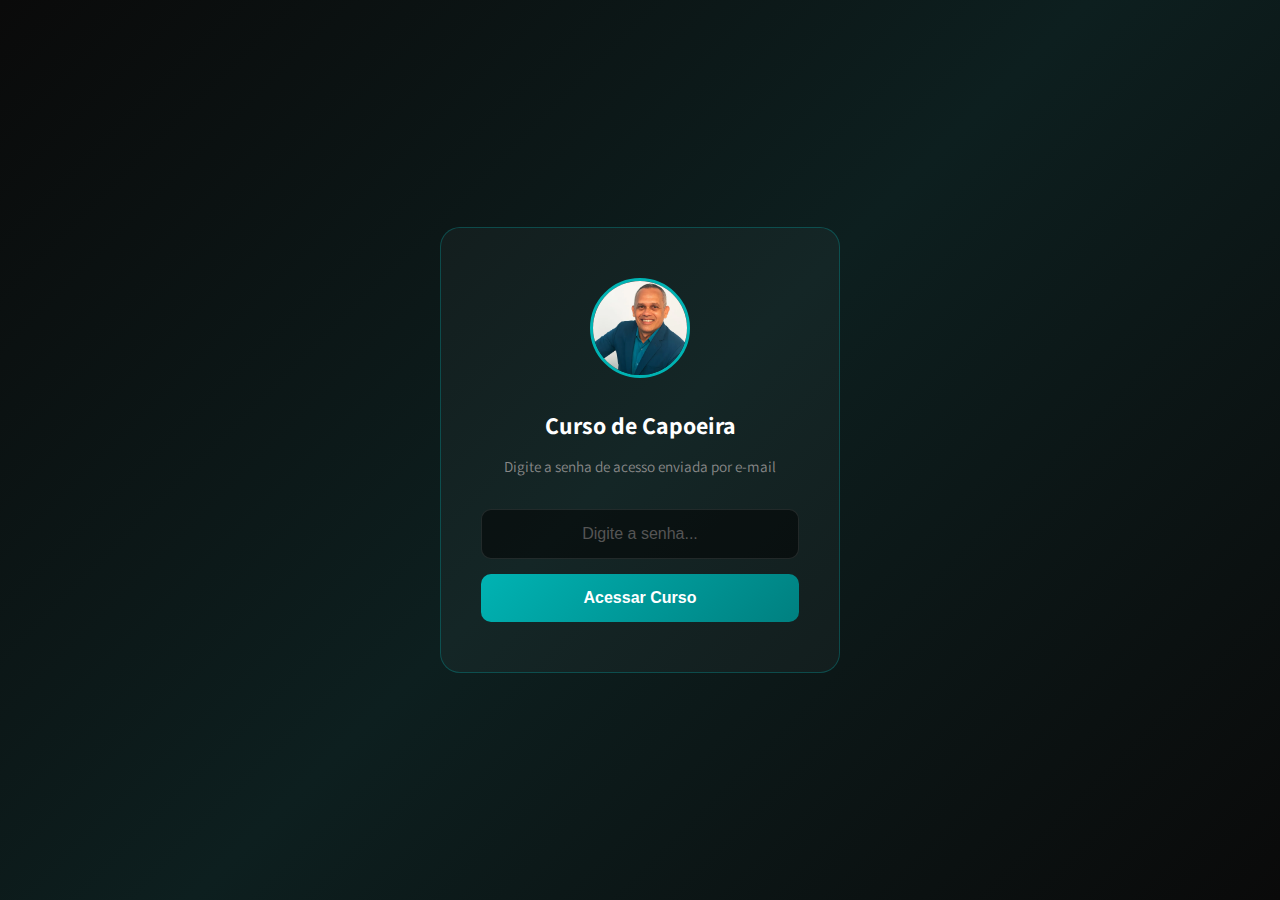
<file: pages/curso-exemplo.html>
<!DOCTYPE html>
<html lang="pt-BR">
<head>
  <meta charset="UTF-8">
  <link rel="icon" href="/favicon.ico" type="image/x-icon">
  <link rel="apple-touch-icon" href="/images/favicon-192.png">
  <meta name="viewport" content="width=device-width, initial-scale=1.0">
  <meta name="theme-color" content="#004d4d">
  <title>Curso de Capoeira | Mestre Márcio Mendes</title>
  <link rel="preconnect" href="https://fonts.googleapis.com">
  <link rel="preconnect" href="https://fonts.gstatic.com" crossorigin>
  <link href="https://fonts.googleapis.com/css2?family=Assistant:wght@300;400;600;700&display=swap" rel="stylesheet">
  <style>
    * {
      margin: 0;
      padding: 0;
      box-sizing: border-box;
    }

    body {
      font-family: 'Assistant', sans-serif;
      background: linear-gradient(135deg, #0a0a0a 0%, #0d1f1f 50%, #0a0a0a 100%);
      color: #fff;
      min-height: 100vh;
      line-height: 1.6;
    }

    /* Header */
    .header {
      background: rgba(0, 0, 0, 0.8);
      backdrop-filter: blur(10px);
      padding: 20px 40px;
      display: flex;
      align-items: center;
      justify-content: space-between;
      border-bottom: 1px solid rgba(0, 179, 179, 0.2);
    }

    .logo {
      display: flex;
      align-items: center;
      gap: 15px;
      text-decoration: none;
      color: #fff;
    }

    .logo-img {
      width: 50px;
      height: 50px;
      border-radius: 50%;
      border: 2px solid #00b3b3;
    }

    .logo-text {
      font-size: 1.2rem;
      font-weight: 700;
      color: #00b3b3;
    }

    .user-info {
      display: flex;
      align-items: center;
      gap: 10px;
      color: #888;
      font-size: 0.9rem;
    }

    .btn-voltar {
      padding: 8px 16px;
      background: transparent;
      border: 1px solid #00b3b3;
      border-radius: 6px;
      color: #00b3b3;
      text-decoration: none;
      font-size: 0.85rem;
      transition: all 0.3s;
    }

    .btn-voltar:hover {
      background: rgba(0, 179, 179, 0.1);
    }

    .btn-sair {
      padding: 8px 16px;
      background: transparent;
      border: 1px solid #ff6b6b;
      border-radius: 6px;
      color: #ff6b6b;
      font-size: 0.85rem;
      cursor: pointer;
      transition: all 0.3s;
    }

    .btn-sair:hover {
      background: rgba(255, 107, 107, 0.1);
    }

    /* Hero do Curso */
    .course-hero {
      background: linear-gradient(135deg, rgba(0, 179, 179, 0.2) 0%, rgba(0, 0, 0, 0.8) 100%);
      padding: 60px 40px;
      text-align: center;
      border-bottom: 1px solid rgba(0, 179, 179, 0.2);
    }

    .course-hero h1 {
      font-size: 2.5rem;
      font-weight: 700;
      margin-bottom: 10px;
      color: #fff;
    }

    .course-hero h1 span {
      color: #00b3b3;
    }

    .course-hero p {
      font-size: 1.2rem;
      color: #888;
      margin-bottom: 20px;
    }

    .course-stats {
      display: flex;
      justify-content: center;
      gap: 40px;
      margin-top: 30px;
    }

    .stat {
      text-align: center;
    }

    .stat-number {
      font-size: 2rem;
      font-weight: 700;
      color: #00b3b3;
    }

    .stat-label {
      font-size: 0.85rem;
      color: #666;
    }

    /* Container Principal */
    .container {
      max-width: 900px;
      margin: 0 auto;
      padding: 40px 20px;
    }

    /* Mensagem de Boas-vindas */
    .welcome {
      background: rgba(0, 179, 179, 0.1);
      border: 1px solid rgba(0, 179, 179, 0.3);
      border-radius: 12px;
      padding: 25px;
      margin-bottom: 40px;
      text-align: center;
    }

    .welcome p {
      color: #ccc;
      font-size: 1rem;
    }

    .welcome strong {
      color: #00b3b3;
    }

    /* Módulos */
    .module {
      margin-bottom: 40px;
    }

    .module-header {
      display: flex;
      align-items: center;
      gap: 15px;
      margin-bottom: 20px;
      padding-bottom: 10px;
      border-bottom: 2px solid #00b3b3;
    }

    .module-icon {
      font-size: 1.5rem;
    }

    .module-title {
      font-size: 1.3rem;
      font-weight: 600;
      color: #00b3b3;
    }

    .module-count {
      background: rgba(0, 179, 179, 0.2);
      padding: 4px 12px;
      border-radius: 20px;
      font-size: 0.8rem;
      color: #00b3b3;
    }

    /* Aulas */
    .lessons {
      display: flex;
      flex-direction: column;
      gap: 15px;
    }

    .lesson {
      background: rgba(255, 255, 255, 0.03);
      border: 1px solid rgba(255, 255, 255, 0.1);
      border-radius: 12px;
      overflow: hidden;
      transition: all 0.3s ease;
    }

    .lesson:hover {
      border-color: rgba(0, 179, 179, 0.5);
      transform: translateX(5px);
    }

    .lesson-header {
      display: flex;
      align-items: center;
      justify-content: space-between;
      padding: 20px;
      cursor: pointer;
    }

    .lesson-info {
      display: flex;
      align-items: center;
      gap: 15px;
    }

    .lesson-number {
      width: 40px;
      height: 40px;
      background: linear-gradient(135deg, #00b3b3, #008080);
      border-radius: 50%;
      display: flex;
      align-items: center;
      justify-content: center;
      font-weight: 700;
      font-size: 0.9rem;
    }

    .lesson-title {
      font-weight: 600;
      color: #fff;
    }

    .lesson-meta {
      display: flex;
      align-items: center;
      gap: 15px;
    }

    .lesson-duration {
      color: #666;
      font-size: 0.85rem;
    }

    .lesson-status {
      width: 24px;
      height: 24px;
      border-radius: 50%;
      border: 2px solid #333;
      display: flex;
      align-items: center;
      justify-content: center;
      font-size: 0.7rem;
    }

    .lesson-status.completed {
      background: #00b3b3;
      border-color: #00b3b3;
    }

    .lesson-content {
      display: none;
      padding: 0 20px 20px;
    }

    .lesson.active .lesson-content {
      display: block;
    }

    .video-container {
      position: relative;
      width: 100%;
      padding-bottom: 56.25%;
      background: #000;
      border-radius: 8px;
      overflow: hidden;
      margin-bottom: 15px;
    }

    .video-container iframe {
      position: absolute;
      top: 0;
      left: 0;
      width: 100%;
      height: 100%;
      border: none;
    }

    .video-placeholder {
      position: absolute;
      top: 0;
      left: 0;
      width: 100%;
      height: 100%;
      display: flex;
      align-items: center;
      justify-content: center;
      background: linear-gradient(135deg, #1a1a1a, #0d0d0d);
      color: #444;
      font-size: 3rem;
    }

    .lesson-description {
      color: #888;
      font-size: 0.9rem;
    }

    /* Materiais */
    .materials {
      background: rgba(255, 255, 255, 0.03);
      border: 1px solid rgba(255, 255, 255, 0.1);
      border-radius: 12px;
      padding: 25px;
      margin-top: 40px;
    }

    .materials-title {
      display: flex;
      align-items: center;
      gap: 10px;
      font-size: 1.2rem;
      font-weight: 600;
      color: #00b3b3;
      margin-bottom: 20px;
    }

    .material-item {
      display: flex;
      align-items: center;
      justify-content: space-between;
      padding: 15px;
      background: rgba(0, 0, 0, 0.3);
      border-radius: 8px;
      margin-bottom: 10px;
      transition: all 0.2s;
    }

    .material-item:hover {
      background: rgba(0, 179, 179, 0.1);
    }

    .material-info {
      display: flex;
      align-items: center;
      gap: 12px;
    }

    .material-icon {
      font-size: 1.5rem;
    }

    .material-name {
      color: #fff;
      font-weight: 500;
    }

    .material-size {
      color: #666;
      font-size: 0.8rem;
    }

    .btn-download {
      padding: 8px 20px;
      background: linear-gradient(135deg, #00b3b3, #008080);
      border: none;
      border-radius: 6px;
      color: #fff;
      font-weight: 600;
      cursor: pointer;
      text-decoration: none;
      transition: all 0.2s;
    }

    .btn-download:hover {
      transform: translateY(-2px);
      box-shadow: 0 4px 15px rgba(0, 179, 179, 0.4);
    }

    /* Contato */
    .contact {
      text-align: center;
      margin-top: 50px;
      padding: 30px;
      background: rgba(0, 179, 179, 0.05);
      border-radius: 12px;
      border: 1px solid rgba(0, 179, 179, 0.2);
    }

    .contact h3 {
      color: #00b3b3;
      margin-bottom: 15px;
    }

    .contact p {
      color: #888;
      margin-bottom: 20px;
    }

    .contact-links {
      display: flex;
      justify-content: center;
      gap: 20px;
    }

    .contact-link {
      display: flex;
      align-items: center;
      gap: 8px;
      color: #fff;
      text-decoration: none;
      padding: 10px 20px;
      background: rgba(255, 255, 255, 0.05);
      border-radius: 8px;
      transition: all 0.2s;
    }

    .contact-link:hover {
      background: rgba(0, 179, 179, 0.2);
    }

    /* Footer */
    .footer {
      text-align: center;
      padding: 30px;
      color: #444;
      font-size: 0.85rem;
      border-top: 1px solid rgba(255, 255, 255, 0.05);
      margin-top: 50px;
    }

    /* Progresso */
    .progress-bar {
      background: rgba(255, 255, 255, 0.1);
      border-radius: 10px;
      height: 8px;
      margin-top: 20px;
      overflow: hidden;
    }

    .progress-fill {
      height: 100%;
      background: linear-gradient(90deg, #00b3b3, #00e6e6);
      width: 30%;
      border-radius: 10px;
      transition: width 0.5s ease;
    }

    .progress-text {
      text-align: right;
      color: #00b3b3;
      font-size: 0.85rem;
      margin-top: 8px;
    }

    /* Responsivo */
    @media (max-width: 768px) {
      .header {
        padding: 15px 20px;
      }

      .course-hero {
        padding: 40px 20px;
      }

      .course-hero h1 {
        font-size: 1.8rem;
      }

      .course-stats {
        gap: 20px;
      }

      .stat-number {
        font-size: 1.5rem;
      }

      .lesson-header {
        flex-direction: column;
        align-items: flex-start;
        gap: 10px;
      }

      .lesson-meta {
        width: 100%;
        justify-content: space-between;
      }

      .contact-links {
        flex-direction: column;
      }
    }
    /* Tela de Login */
    .login-overlay {
      position: fixed;
      top: 0;
      left: 0;
      width: 100%;
      height: 100%;
      background: linear-gradient(135deg, #0a0a0a 0%, #0d1f1f 50%, #0a0a0a 100%);
      display: flex;
      align-items: center;
      justify-content: center;
      z-index: 9999;
    }

    .login-overlay.hidden {
      display: none;
    }

    .login-box {
      background: rgba(255, 255, 255, 0.03);
      border: 1px solid rgba(0, 179, 179, 0.3);
      border-radius: 20px;
      padding: 50px 40px;
      text-align: center;
      max-width: 400px;
      width: 90%;
    }

    .login-logo {
      width: 100px;
      height: 100px;
      border-radius: 50%;
      border: 3px solid #00b3b3;
      margin-bottom: 20px;
    }

    .login-title {
      font-size: 1.5rem;
      font-weight: 700;
      color: #fff;
      margin-bottom: 10px;
    }

    .login-subtitle {
      color: #888;
      margin-bottom: 30px;
      font-size: 0.95rem;
    }

    .login-input {
      width: 100%;
      padding: 15px 20px;
      background: rgba(0, 0, 0, 0.5);
      border: 1px solid rgba(255, 255, 255, 0.1);
      border-radius: 10px;
      color: #fff;
      font-size: 1rem;
      text-align: center;
      margin-bottom: 15px;
      outline: none;
      transition: border-color 0.3s;
    }

    .login-input:focus {
      border-color: #00b3b3;
    }

    .login-input::placeholder {
      color: #555;
    }

    .login-btn {
      width: 100%;
      padding: 15px;
      background: linear-gradient(135deg, #00b3b3, #008080);
      border: none;
      border-radius: 10px;
      color: #fff;
      font-size: 1rem;
      font-weight: 600;
      cursor: pointer;
      transition: all 0.3s;
    }

    .login-btn:hover {
      transform: translateY(-2px);
      box-shadow: 0 5px 20px rgba(0, 179, 179, 0.4);
    }

    .login-error {
      color: #ff6b6b;
      font-size: 0.9rem;
      margin-top: 15px;
      display: none;
    }

    .login-error.show {
      display: block;
    }

    /* Conteúdo oculto até login */
    .content-wrapper {
      display: none;
    }

    .content-wrapper.visible {
      display: block;
    }
  </style>
</head>
<body>

  <!-- Tela de Login -->
  <div class="login-overlay" id="loginOverlay">
    <div class="login-box">
      <picture><source srcset="../images/marcio-profile.webp" type="image/webp"><img loading="lazy" src="../images/marcio-profile.jpg" alt="Mestre Márcio" class="login-logo"></picture>
      <h1 class="login-title">Curso de Capoeira</h1>
      <p class="login-subtitle">Digite a senha de acesso enviada por e-mail</p>
      <input type="password" class="login-input" id="passwordInput" placeholder="Digite a senha..." onkeypress="handleKeyPress(event)">
      <button class="login-btn" onclick="checkPassword()">Acessar Curso</button>
      <p class="login-error" id="loginError">Senha incorreta. Tente novamente.</p>
    </div>
  </div>

  <!-- Conteúdo do Curso (oculto até login) -->
  <div class="content-wrapper" id="contentWrapper">

  <!-- Header -->
  <header class="header">
    <a href="store.html" class="logo">
      <picture><source srcset="../images/marcio-profile.webp" type="image/webp"><img loading="lazy" src="../images/marcio-profile.jpg" alt="Mestre Márcio" class="logo-img"></picture>
      <span class="logo-text">MÁRCIO MENDES</span>
    </a>
    <div class="user-info">
      <a href="store.html" class="btn-voltar">Voltar ao Site</a>
      <button onclick="logout()" class="btn-sair">Sair</button>
    </div>
  </header>

  <!-- Hero do Curso -->
  <section class="course-hero">
    <h1>Curso de <span>Capoeira</span></h1>
    <p>com Mestre Márcio Mendes</p>

    <div class="course-stats">
      <div class="stat">
        <div class="stat-number">10</div>
        <div class="stat-label">Aulas</div>
      </div>
      <div class="stat">
        <div class="stat-number">3h</div>
        <div class="stat-label">Duração</div>
      </div>
      <div class="stat">
        <div class="stat-number">3</div>
        <div class="stat-label">Módulos</div>
      </div>
      <div class="stat">
        <div class="stat-number">5</div>
        <div class="stat-label">PDFs</div>
      </div>
    </div>

    <div class="progress-bar">
      <div class="progress-fill"></div>
    </div>
    <div class="progress-text">3 de 10 aulas concluídas (30%)</div>
  </section>

  <!-- Container Principal -->
  <div class="container">

    <!-- Boas-vindas -->
    <div class="welcome">
      <p>Bem-vindo ao curso! Aqui você encontra todas as aulas organizadas por módulos.<br>
      <strong>Bons treinos e axé!</strong> 🙏</p>
    </div>

    <!-- Módulo 1 -->
    <div class="module">
      <div class="module-header">
        <span class="module-icon">📚</span>
        <h2 class="module-title">Módulo 1 - Fundamentos da Capoeira</h2>
        <span class="module-count">4 aulas</span>
      </div>

      <div class="lessons">
        <div class="lesson active">
          <div class="lesson-header" onclick="toggleLesson(this)">
            <div class="lesson-info">
              <div class="lesson-number">1</div>
              <span class="lesson-title">História e Origem da Capoeira</span>
            </div>
            <div class="lesson-meta">
              <span class="lesson-duration">⏱️ 15:32</span>
              <div class="lesson-status completed">✓</div>
            </div>
          </div>
          <div class="lesson-content">
            <div class="video-container">
              <div class="video-placeholder">▶️</div>
              <!-- Quando tiver o vídeo real, substitua por:
              <iframe src="https://www.youtube.com/embed/VIDEO_ID" allowfullscreen></iframe>
              -->
            </div>
            <p class="lesson-description">
              Nesta aula, você vai conhecer a história da capoeira desde suas raízes africanas
              até os dias de hoje. Entenda como essa arte marcial se tornou patrimônio cultural
              do Brasil.
            </p>
          </div>
        </div>

        <div class="lesson">
          <div class="lesson-header" onclick="toggleLesson(this)">
            <div class="lesson-info">
              <div class="lesson-number">2</div>
              <span class="lesson-title">A Ginga - Base de Todo Movimento</span>
            </div>
            <div class="lesson-meta">
              <span class="lesson-duration">⏱️ 12:45</span>
              <div class="lesson-status completed">✓</div>
            </div>
          </div>
          <div class="lesson-content">
            <div class="video-container">
              <iframe width="100%" height="100%" src="https://www.youtube.com/embed/ZU4JQhZ4G-g" title="YouTube video player" frameborder="0" allow="accelerometer; autoplay; clipboard-write; encrypted-media; gyroscope; picture-in-picture; web-share" referrerpolicy="strict-origin-when-cross-origin" allowfullscreen></iframe>
            </div>
            <p class="lesson-description">
              Aprenda a ginga, o movimento fundamental da capoeira. A ginga é a base de onde
              partem todos os outros movimentos, ataques e defesas.
            </p>
          </div>
        </div>

        <div class="lesson">
          <div class="lesson-header" onclick="toggleLesson(this)">
            <div class="lesson-info">
              <div class="lesson-number">3</div>
              <span class="lesson-title">Movimentos Básicos de Ataque</span>
            </div>
            <div class="lesson-meta">
              <span class="lesson-duration">⏱️ 18:20</span>
              <div class="lesson-status completed">✓</div>
            </div>
          </div>
          <div class="lesson-content">
            <div class="video-container">
              <div class="video-placeholder">▶️</div>
            </div>
            <p class="lesson-description">
              Conheça os principais golpes da capoeira: meia-lua de frente, armada, queixada,
              benção e martelo. Demonstrações detalhadas de cada movimento.
            </p>
          </div>
        </div>

        <div class="lesson">
          <div class="lesson-header" onclick="toggleLesson(this)">
            <div class="lesson-info">
              <div class="lesson-number">4</div>
              <span class="lesson-title">Esquivas e Defesas</span>
            </div>
            <div class="lesson-meta">
              <span class="lesson-duration">⏱️ 14:10</span>
              <div class="lesson-status"></div>
            </div>
          </div>
          <div class="lesson-content">
            <div class="video-container">
              <div class="video-placeholder">▶️</div>
            </div>
            <p class="lesson-description">
              Aprenda as principais esquivas: cocorinha, negativa, resistência e rolê.
              Saiba como se defender dos golpes com fluidez e elegância.
            </p>
          </div>
        </div>
      </div>
    </div>

    <!-- Módulo 2 -->
    <div class="module">
      <div class="module-header">
        <span class="module-icon">🎵</span>
        <h2 class="module-title">Módulo 2 - Instrumentos e Música</h2>
        <span class="module-count">3 aulas</span>
      </div>

      <div class="lessons">
        <div class="lesson">
          <div class="lesson-header" onclick="toggleLesson(this)">
            <div class="lesson-info">
              <div class="lesson-number">5</div>
              <span class="lesson-title">Conhecendo o Berimbau</span>
            </div>
            <div class="lesson-meta">
              <span class="lesson-duration">⏱️ 20:15</span>
              <div class="lesson-status"></div>
            </div>
          </div>
          <div class="lesson-content">
            <div class="video-container">
              <div class="video-placeholder">▶️</div>
            </div>
            <p class="lesson-description">
              O berimbau é a alma da roda de capoeira. Aprenda sobre suas partes,
              como segurar e os primeiros toques básicos.
            </p>
          </div>
        </div>

        <div class="lesson">
          <div class="lesson-header" onclick="toggleLesson(this)">
            <div class="lesson-info">
              <div class="lesson-number">6</div>
              <span class="lesson-title">Toques de Berimbau</span>
            </div>
            <div class="lesson-meta">
              <span class="lesson-duration">⏱️ 25:00</span>
              <div class="lesson-status"></div>
            </div>
          </div>
          <div class="lesson-content">
            <div class="video-container">
              <div class="video-placeholder">▶️</div>
            </div>
            <p class="lesson-description">
              Aprenda os toques tradicionais: Angola, São Bento Grande, São Bento Pequeno,
              Iúna e Cavalaria. Cada toque tem seu significado na roda.
            </p>
          </div>
        </div>

        <div class="lesson">
          <div class="lesson-header" onclick="toggleLesson(this)">
            <div class="lesson-info">
              <div class="lesson-number">7</div>
              <span class="lesson-title">Pandeiro, Atabaque e Agogô</span>
            </div>
            <div class="lesson-meta">
              <span class="lesson-duration">⏱️ 15:40</span>
              <div class="lesson-status"></div>
            </div>
          </div>
          <div class="lesson-content">
            <div class="video-container">
              <div class="video-placeholder">▶️</div>
            </div>
            <p class="lesson-description">
              Conheça os outros instrumentos da bateria de capoeira e como cada um
              contribui para a energia da roda.
            </p>
          </div>
        </div>
      </div>
    </div>

    <!-- Módulo 3 -->
    <div class="module">
      <div class="module-header">
        <span class="module-icon">🎤</span>
        <h2 class="module-title">Módulo 3 - Cantigas e Tradição</h2>
        <span class="module-count">3 aulas</span>
      </div>

      <div class="lessons">
        <div class="lesson">
          <div class="lesson-header" onclick="toggleLesson(this)">
            <div class="lesson-info">
              <div class="lesson-number">8</div>
              <span class="lesson-title">Ladainhas Tradicionais</span>
            </div>
            <div class="lesson-meta">
              <span class="lesson-duration">⏱️ 12:00</span>
              <div class="lesson-status"></div>
            </div>
          </div>
          <div class="lesson-content">
            <div class="video-container">
              <div class="video-placeholder">▶️</div>
            </div>
            <p class="lesson-description">
              A ladainha é o canto de abertura da roda. Aprenda as ladainhas tradicionais
              e seu significado histórico e espiritual.
            </p>
          </div>
        </div>

        <div class="lesson">
          <div class="lesson-header" onclick="toggleLesson(this)">
            <div class="lesson-info">
              <div class="lesson-number">9</div>
              <span class="lesson-title">Corridos e Respostas</span>
            </div>
            <div class="lesson-meta">
              <span class="lesson-duration">⏱️ 14:30</span>
              <div class="lesson-status"></div>
            </div>
          </div>
          <div class="lesson-content">
            <div class="video-container">
              <div class="video-placeholder">▶️</div>
            </div>
            <p class="lesson-description">
              Os corridos são cantos de pergunta e resposta que mantêm a energia da roda.
              Aprenda os mais populares e como participar do coro.
            </p>
          </div>
        </div>

        <div class="lesson">
          <div class="lesson-header" onclick="toggleLesson(this)">
            <div class="lesson-info">
              <div class="lesson-number">10</div>
              <span class="lesson-title">A Roda de Capoeira - Ritual Completo</span>
            </div>
            <div class="lesson-meta">
              <span class="lesson-duration">⏱️ 22:00</span>
              <div class="lesson-status"></div>
            </div>
          </div>
          <div class="lesson-content">
            <div class="video-container">
              <div class="video-placeholder">▶️</div>
            </div>
            <p class="lesson-description">
              Entenda o ritual completo da roda de capoeira: a formação, a chamada,
              o jogo e a despedida. Tudo que você precisa saber para participar.
            </p>
          </div>
        </div>
      </div>
    </div>

    <!-- Materiais de Apoio -->
    <div class="materials">
      <h3 class="materials-title">
        <span>📥</span> Materiais de Apoio
      </h3>

      <div class="material-item">
        <div class="material-info">
          <span class="material-icon">📄</span>
          <div>
            <div class="material-name">Letras das Músicas Tradicionais</div>
            <div class="material-size">PDF • 2.3 MB</div>
          </div>
        </div>
        <a href="#" class="btn-download">Download</a>
      </div>

      <div class="material-item">
        <div class="material-info">
          <span class="material-icon">📄</span>
          <div>
            <div class="material-name">Guia de Movimentos Ilustrado</div>
            <div class="material-size">PDF • 5.1 MB</div>
          </div>
        </div>
        <a href="#" class="btn-download">Download</a>
      </div>

      <div class="material-item">
        <div class="material-info">
          <span class="material-icon">📄</span>
          <div>
            <div class="material-name">História da Capoeira Angola</div>
            <div class="material-size">PDF • 1.8 MB</div>
          </div>
        </div>
        <a href="#" class="btn-download">Download</a>
      </div>

      <div class="material-item">
        <div class="material-info">
          <span class="material-icon">📄</span>
          <div>
            <div class="material-name">Glossário de Termos da Capoeira</div>
            <div class="material-size">PDF • 890 KB</div>
          </div>
        </div>
        <a href="#" class="btn-download">Download</a>
      </div>

      <div class="material-item">
        <div class="material-info">
          <span class="material-icon">🎵</span>
          <div>
            <div class="material-name">Áudios - Toques de Berimbau</div>
            <div class="material-size">ZIP • 15.2 MB</div>
          </div>
        </div>
        <a href="#" class="btn-download">Download</a>
      </div>
    </div>

    <!-- Contato -->
    <div class="contact">
      <h3>💬 Dúvidas?</h3>
      <p>Entre em contato com Mestre Márcio Mendes</p>
      <div class="contact-links">
        <a href="mailto:marciomendes@email.com" class="contact-link">
          <span>📧</span> marciomendes@email.com
        </a>
        <a href="https://instagram.com/mestremarciomendes" target="_blank" class="contact-link">
          <span>📱</span> @mestremarciomendes
        </a>
      </div>
    </div>

  </div>

  <!-- Footer -->
  <footer class="footer">
    <p>© 2024 Mestre Márcio Mendes. Todos os direitos reservados.</p>
    <p>Este conteúdo é exclusivo para alunos matriculados.</p>
  </footer>

  </div> <!-- Fim content-wrapper -->

  <script>
    // =============================================
    // SENHA DO CURSO - Altere aqui quando necessário
    // =============================================
    const SENHA_CURSO = 'capoeira2024';
    // =============================================

    // Verifica se já está logado (sessão)
    if (sessionStorage.getItem('cursoLogado') === 'true') {
      document.getElementById('loginOverlay').classList.add('hidden');
      document.getElementById('contentWrapper').classList.add('visible');
    }

    function checkPassword() {
      const input = document.getElementById('passwordInput');
      const error = document.getElementById('loginError');

      if (input.value === SENHA_CURSO) {
        // Login bem-sucedido
        sessionStorage.setItem('cursoLogado', 'true');
        document.getElementById('loginOverlay').classList.add('hidden');
        document.getElementById('contentWrapper').classList.add('visible');
      } else {
        // Senha incorreta
        error.classList.add('show');
        input.value = '';
        input.focus();
      }
    }

    function handleKeyPress(event) {
      if (event.key === 'Enter') {
        checkPassword();
      }
    }

    function logout() {
      sessionStorage.removeItem('cursoLogado');
      location.reload();
    }

    function toggleLesson(header) {
      const lesson = header.parentElement;
      const wasActive = lesson.classList.contains('active');

      // Fecha todas as aulas
      document.querySelectorAll('.lesson').forEach(l => l.classList.remove('active'));

      // Abre a clicada (se não estava aberta)
      if (!wasActive) {
        lesson.classList.add('active');
      }
    }
  </script>

  <button class="back-to-top" onclick="scrollToTop()" title="Back to top">▲</button>
</body>
</html>
</file>
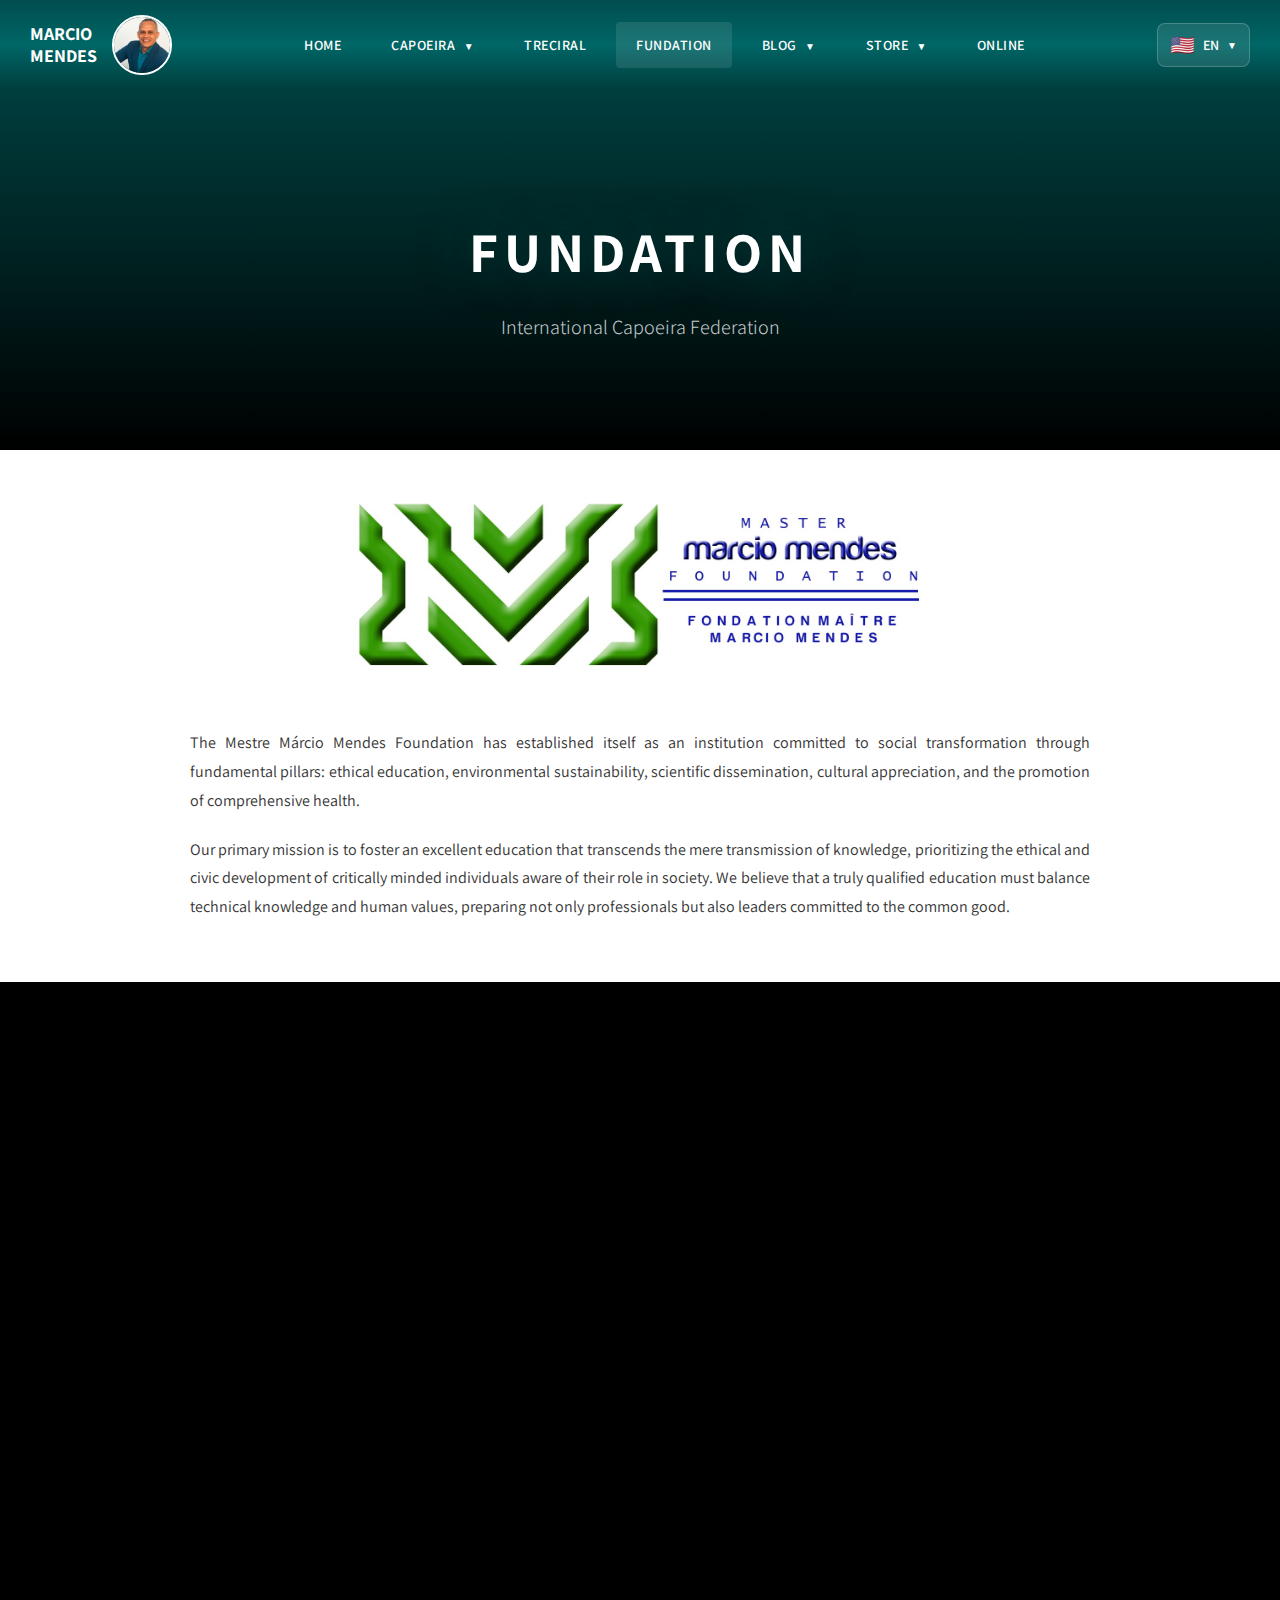
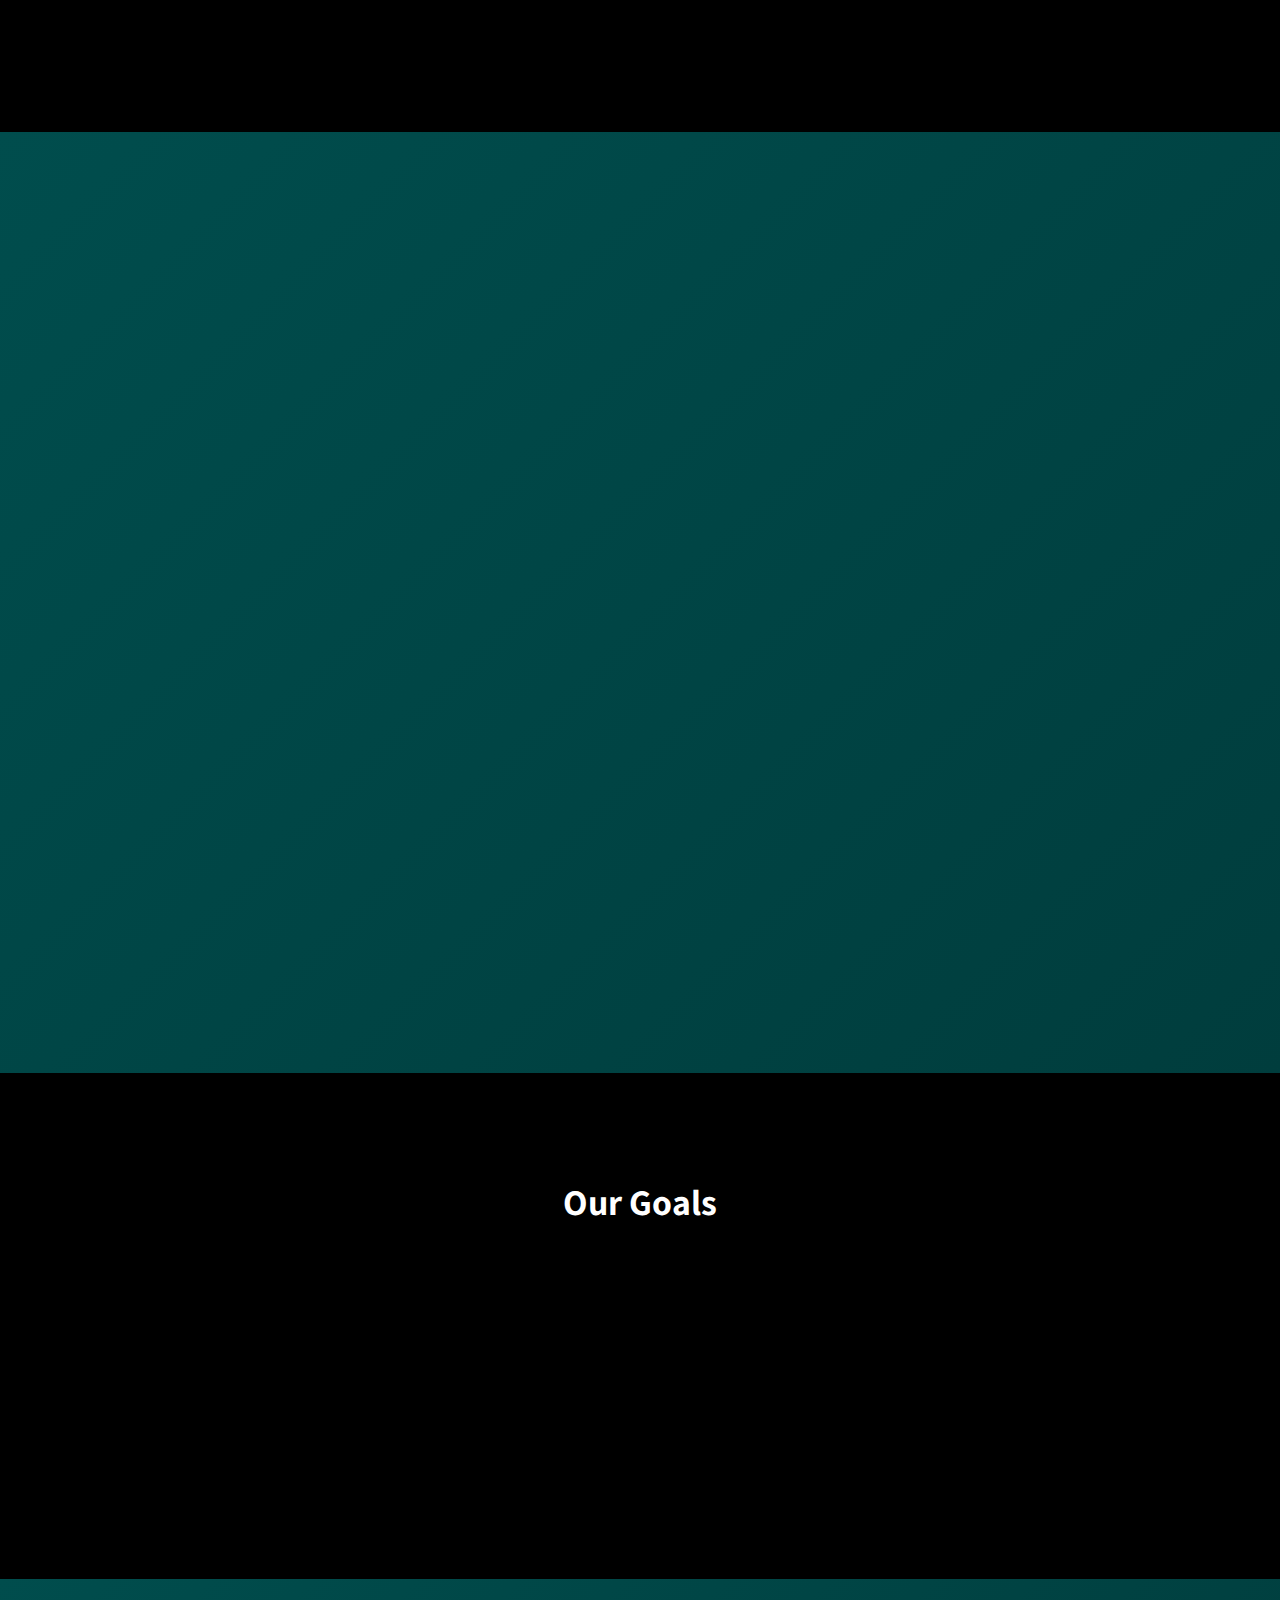
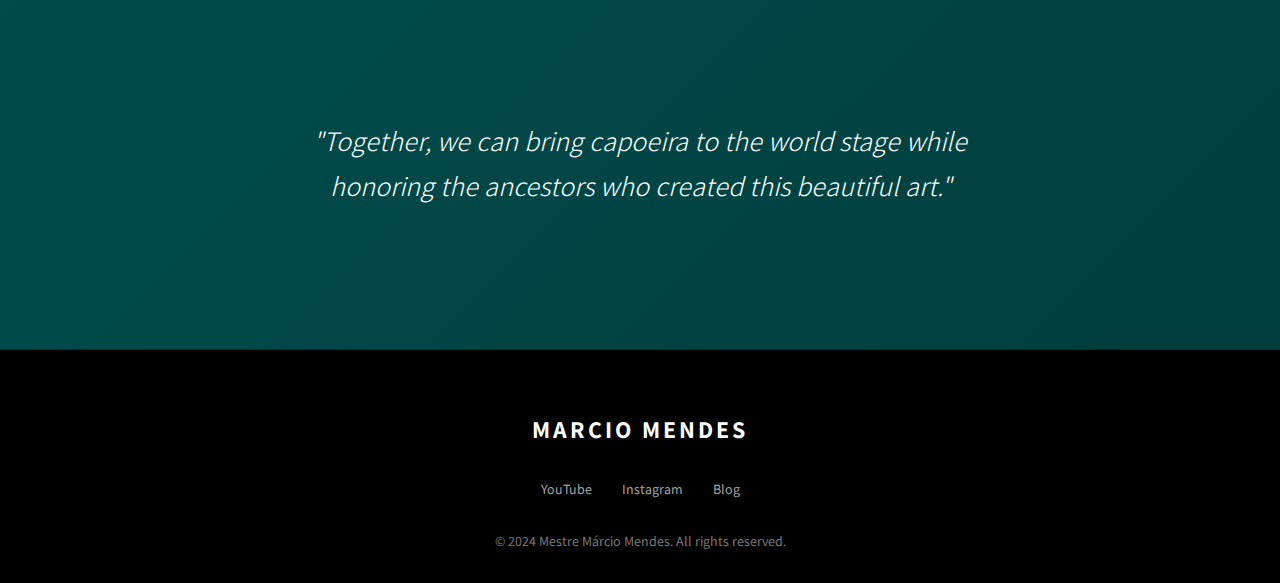
<file: pages/fundation.html>
<!DOCTYPE html>
<html lang="en">
<head>
  <meta charset="UTF-8">
  <meta name="viewport" content="width=device-width, initial-scale=1.0">

  <!-- SEO Meta Tags -->
  <title>Márcio Mendes Foundation | International Capoeira Federation President</title>
  <meta name="description" content="Mestre Márcio Mendes Foundation - Dedicated to education, sustainability, and cultural preservation. President of International Capoeira Federation advocating for Olympic recognition.">
  <meta name="keywords" content="Márcio Mendes Foundation, International Capoeira Federation, Capoeira Olympics, capoeira organization, Márcio Mendes president, social transformation, education, Brazilian culture preservation">
  <meta name="author" content="Márcio Mendes">
  <meta name="robots" content="index, follow">
  <link rel="canonical" href="https://marciomendes.ca/pages/fundation.html">

  <!-- Open Graph -->
  <meta property="og:type" content="organization">
  <meta property="og:url" content="https://marciomendes.ca/pages/fundation.html">
  <meta property="og:title" content="Márcio Mendes Foundation | International Capoeira Federation">
  <meta property="og:description" content="Dedicated to education, sustainability, and cultural preservation. Advocating for Capoeira Olympic recognition.">
  <meta property="og:image" content="https://marciomendes.ca/images/foundation-logo.jpg">
  <meta property="og:site_name" content="Márcio Mendes">

  <!-- Twitter Card -->
  <meta name="twitter:card" content="summary_large_image">
  <meta name="twitter:title" content="Márcio Mendes Foundation">
  <meta name="twitter:description" content="International Capoeira Federation - Advocating for Olympic recognition.">

  <!-- Schema.org -->
  <script type="application/ld+json">
  {
    "@context": "https://schema.org",
    "@type": "Organization",
    "name": "Mestre Márcio Mendes Foundation",
    "description": "Foundation dedicated to education, sustainability, and cultural preservation",
    "url": "https://marciomendes.ca/pages/fundation.html",
    "founder": {
      "@type": "Person",
      "name": "Márcio Mendes",
      "jobTitle": "President of International Capoeira Federation"
    },
    "areaServed": "Worldwide",
    "nonprofitStatus": "Nonprofit"
  }
  </script>

  <link rel="preconnect" href="https://fonts.googleapis.com">
  <link rel="preconnect" href="https://fonts.gstatic.com" crossorigin>
  <link href="https://fonts.googleapis.com/css2?family=Assistant:wght@300;400;600;700&display=swap" rel="stylesheet">
  <link rel="stylesheet" href="../css/style.css">
  <link rel="stylesheet" href="../css/pages.css">
</head>
<body>

  <!-- Header -->
  <header class="header">
    <div class="header-container">
      <a href="../index.html" class="logo">
        <span class="logo-text"><span class="notranslate">MARCIO<br>MENDES</span></span>
        <div class="logo-image">
          <img src="../images/marcio-profile.jpg" alt="Mestre Márcio Mendes">
        </div>
      </a>

      <nav class="nav">
        <ul class="nav-menu">
          <li><a href="../index.html">HOME</a></li>
          <li class="has-submenu">
            <a href="capoeira.html">CAPOEIRA <span class="arrow">▼</span></a>
            <ul class="submenu">
              <li><a href="capoeira.html">About Capoeira</a></li>
              <li><a href="muiraquita.html">Muiraquitã Capoeira</a></li>
              <li><a href="capoeira-angola.html">Capoeira Angola</a></li>
            </ul>
          </li>
          <li><a href="treciral.html">TRECIRAL</a></li>
          <li><a href="fundation.html" class="active">FUNDATION</a></li>
          <li class="has-submenu">
            <a href="authors-works.html">BLOG <span class="arrow">▼</span></a>
            <ul class="submenu">
              <li><a href="authors-works.html">Author's Works</a></li>
              <li><a href="blog.html">Blog Marcio</a></li>
            </ul>
          </li>
          <li class="has-submenu">
            <a href="store.html">STORE <span class="arrow">▼</span></a>
            <ul class="submenu">
              <li><a href="store.html">Products</a></li>
              <li><a href="capoeira-class.html">Capoeira Class</a></li>
              <li><a href="meditation-class.html">Meditation Class</a></li>
              <li><a href="stretching-class.html">Stretching Class</a></li>
            </ul>
          </li>
          <li><a href="curso-exemplo.html">ONLINE</a></li>
        </ul>
      </nav>

      <!-- Language Selector Dropdown -->
      <div class="language-dropdown">
        <button class="lang-dropdown-btn" onclick="toggleLangDropdown()">
          <span class="current-lang-flag">🇺🇸</span>
          <span class="current-lang-text">EN</span>
          <span class="lang-arrow">▼</span>
        </button>
<div class="lang-dropdown-menu" id="langMenu">          <button class="lang-option" onclick="selectLanguage('en', '🇺🇸', 'EN')">            <span class="lang-flag">🇺🇸</span>            <span class="lang-name">English</span>          </button>          <button class="lang-option" onclick="selectLanguage('pt', '🇧🇷', 'PT')">            <span class="lang-flag">🇧🇷</span>            <span class="lang-name">Português</span>          </button>          <button class="lang-option" onclick="selectLanguage('es', '🇪🇸', 'ES')">            <span class="lang-flag">🇪🇸</span>            <span class="lang-name">Español</span>          </button>          <button class="lang-option" onclick="selectLanguage('fr', '🇫🇷', 'FR')">            <span class="lang-flag">🇫🇷</span>            <span class="lang-name">Français</span>          </button>          <button class="lang-option" onclick="selectLanguage('de', '🇩🇪', 'DE')">            <span class="lang-flag">🇩🇪</span>            <span class="lang-name">Deutsch</span>          </button>          <button class="lang-option" onclick="selectLanguage('it', '🇮🇹', 'IT')">            <span class="lang-flag">🇮🇹</span>            <span class="lang-name">Italiano</span>          </button>          <button class="lang-option" onclick="selectLanguage('ja', '🇯🇵', 'JA')">            <span class="lang-flag">🇯🇵</span>            <span class="lang-name">日本語</span>          </button>          <button class="lang-option" onclick="selectLanguage('ko', '🇰🇷', 'KO')">            <span class="lang-flag">🇰🇷</span>            <span class="lang-name">한국어</span>          </button>          <button class="lang-option" onclick="selectLanguage('zh-CN', '🇨🇳', 'ZH')">            <span class="lang-flag">🇨🇳</span>            <span class="lang-name">中文</span>          </button>          <button class="lang-option" onclick="selectLanguage('ar', '🇸🇦', 'AR')">            <span class="lang-flag">🇸🇦</span>            <span class="lang-name">العربية</span>          </button>          <button class="lang-option" onclick="selectLanguage('ru', '🇷🇺', 'RU')">            <span class="lang-flag">🇷🇺</span>            <span class="lang-name">Русский</span>          </button>          <button class="lang-option" onclick="selectLanguage('hi', '🇮🇳', 'HI')">            <span class="lang-flag">🇮🇳</span>            <span class="lang-name">हिन्दी</span>          </button>          <button class="lang-option" onclick="selectLanguage('tr', '🇹🇷', 'TR')">            <span class="lang-flag">🇹🇷</span>            <span class="lang-name">Türkçe</span>          </button>          <button class="lang-option" onclick="selectLanguage('nl', '🇳🇱', 'NL')">            <span class="lang-flag">🇳🇱</span>            <span class="lang-name">Nederlands</span>          </button>          <button class="lang-option" onclick="selectLanguage('pl', '🇵🇱', 'PL')">            <span class="lang-flag">🇵🇱</span>            <span class="lang-name">Polski</span>          </button>          <button class="lang-option" onclick="selectLanguage('vi', '🇻🇳', 'VI')">            <span class="lang-flag">🇻🇳</span>            <span class="lang-name">Tiếng Việt</span>          </button>          <button class="lang-option" onclick="selectLanguage('id', '🇮🇩', 'ID')">            <span class="lang-flag">🇮🇩</span>            <span class="lang-name">Bahasa Indonesia</span>          </button>        </div>
      </div>

      <button class="mobile-menu-btn" onclick="toggleMobileMenu()">
        <span></span>
        <span></span>
        <span></span>
      </button>
    </div>
  </header>

  <!-- Page Hero -->
  <section class="page-hero">
    <div class="page-hero-content">
      <h1 class="animate-fadeIn">FUNDATION</h1>
      <p class="animate-fadeIn">International Capoeira Federation</p>
    </div>
  </section>

  <!-- Logo Section -->
  <section class="section foundation-logo-section">
    <div class="container">
      <div class="foundation-logo-center">
        <img src="../images/foundation-logo.jpg" alt="Master Marcio Mendes Foundation">
      </div>
      <div class="foundation-text-block">
        <p>The Mestre Márcio Mendes Foundation has established itself as an institution committed to social transformation through fundamental pillars: ethical education, environmental sustainability, scientific dissemination, cultural appreciation, and the promotion of comprehensive health.</p>
        <p>Our primary mission is to foster an excellent education that transcends the mere transmission of knowledge, prioritizing the ethical and civic development of critically minded individuals aware of their role in society. We believe that a truly qualified education must balance technical knowledge and human values, preparing not only professionals but also leaders committed to the common good.</p>
      </div>
    </div>
  </section>

  <!-- Ecological Awareness -->
  <section class="section page-intro">
    <div class="container">
      <div class="intro-content animate-fadeInUp">
        <div class="intro-image">
          <img src="../images/foundation-intro.png" alt="Foundation" class="floating-image">
        </div>
        <div class="intro-text">
          <p>At the same time, we are committed to raising global ecological awareness, grounded in scientific evidence. On a planet facing unprecedented climate crises, we promote educational initiatives that connect theory and practice—from recycling workshops to urban reforestation projects—always based on up-to-date and accessible data.</p>
          <p>Science, in fact, is one of the central pillars of our work. We are dedicated not only to its dissemination, but also to the democratization of scientific knowledge, making it accessible to all ages and backgrounds. Whether through interactive fairs, educational publications, or partnerships with research institutions, we seek to demystify science and inspire new generations of researchers.</p>
        </div>
      </div>
    </div>
  </section>

  <!-- Arts and Culture -->
  <section class="section page-intro legend-section">
    <div class="container">
      <div class="intro-content animate-fadeInUp">
        <div class="intro-text">
          <p>Arts and culture, in turn, are considered cornerstones of collective identity. We support festivals, exhibitions, and discussion groups that celebrate Brazilian cultural diversity, understanding that creativity is a powerful tool for social inclusion and dialogue between communities.</p>
          <p>Last but not least, we advocate that physical education and physical movement are universal rights. We share research that proves: regular activity prevents disease, improves mental health, and strengthens social bonds. Therefore, we organize community sports, dance, and recreation programs, especially in socially vulnerable areas.</p>
          <p>In short, the Mestre Márcio Mendes Foundation acts as a catalyst for change, uniting knowledge, ethics, and practical action to build a more just, healthy, and sustainable future. Each of our initiatives is a concrete step in this direction.</p>
        </div>
        <div class="intro-image">
          <img src="../images/foundation-culture.jpg" alt="Arts and Culture" class="rounded-image">
        </div>
      </div>
    </div>
  </section>

  <!-- Goals -->
  <section class="section benefits">
    <div class="container">
      <h2 class="section-title text-center animate-fadeIn">Our Goals</h2>
      <div class="benefits-grid">
        <div class="benefit-card animate-fadeInUp">
          <div class="benefit-icon">🌍</div>
          <h3>Global Unity</h3>
          <p>Connect capoeira communities across continents</p>
        </div>
        <div class="benefit-card animate-fadeInUp" style="animation-delay: 0.1s">
          <div class="benefit-icon">🏅</div>
          <h3>Olympic Recognition</h3>
          <p>Advocate for capoeira as an Olympic sport</p>
        </div>
        <div class="benefit-card animate-fadeInUp" style="animation-delay: 0.2s">
          <div class="benefit-icon">📚</div>
          <h3>Cultural Preservation</h3>
          <p>Protect and transmit traditional knowledge</p>
        </div>
        <div class="benefit-card animate-fadeInUp" style="animation-delay: 0.3s">
          <div class="benefit-icon">🤝</div>
          <h3>Community Support</h3>
          <p>Support mestres and schools worldwide</p>
        </div>
      </div>
    </div>
  </section>

  <!-- Essence -->
  <section class="section essence">
    <div class="container">
      <div class="essence-content animate-fadeIn">
        <blockquote>
          "Together, we can bring capoeira to the world stage while honoring the ancestors who created this beautiful art."
        </blockquote>
      </div>
    </div>
  </section>

  <!-- Footer -->
  <footer class="footer">
    <div class="container">
      <div class="footer-content">
        <div class="footer-logo">
          <span><span class="notranslate">MARCIO MENDES</span></span>
        </div>
        <div class="footer-links">
          <a href="https://www.youtube.com/@MarcioCapuera" target="_blank">YouTube</a>
          <a href="https://www.instagram.com/mestre_marcio_mendes/" target="_blank">Instagram</a>
          <a href="https://marciomendes.ca/pages/blog.html">Blog</a>
        </div>
        <div class="footer-copy">
          <p>&copy; 2024 Mestre Márcio Mendes. All rights reserved.</p>
        </div>
      </div>
    </div>
  </footer>

  <div id="google_translate_element" style="display:none;"></div>
  <script src="../js/main.js"></script>
  <script>
    function googleTranslateElementInit() {
      new google.translate.TranslateElement({
        pageLanguage: 'en',
        includedLanguages: 'en,pt,es,fr,de,it,ja,ko,zh-CN,ar,ru,hi,tr,nl,pl,vi,id',
        autoDisplay: false
      }, 'google_translate_element');
    }
  </script>
  <script src="//translate.google.com/translate_a/element.js?cb=googleTranslateElementInit"></script>
  <button class="back-to-top" onclick="scrollToTop()" title="Back to top">▲</button>
</body>
</html>
</file>
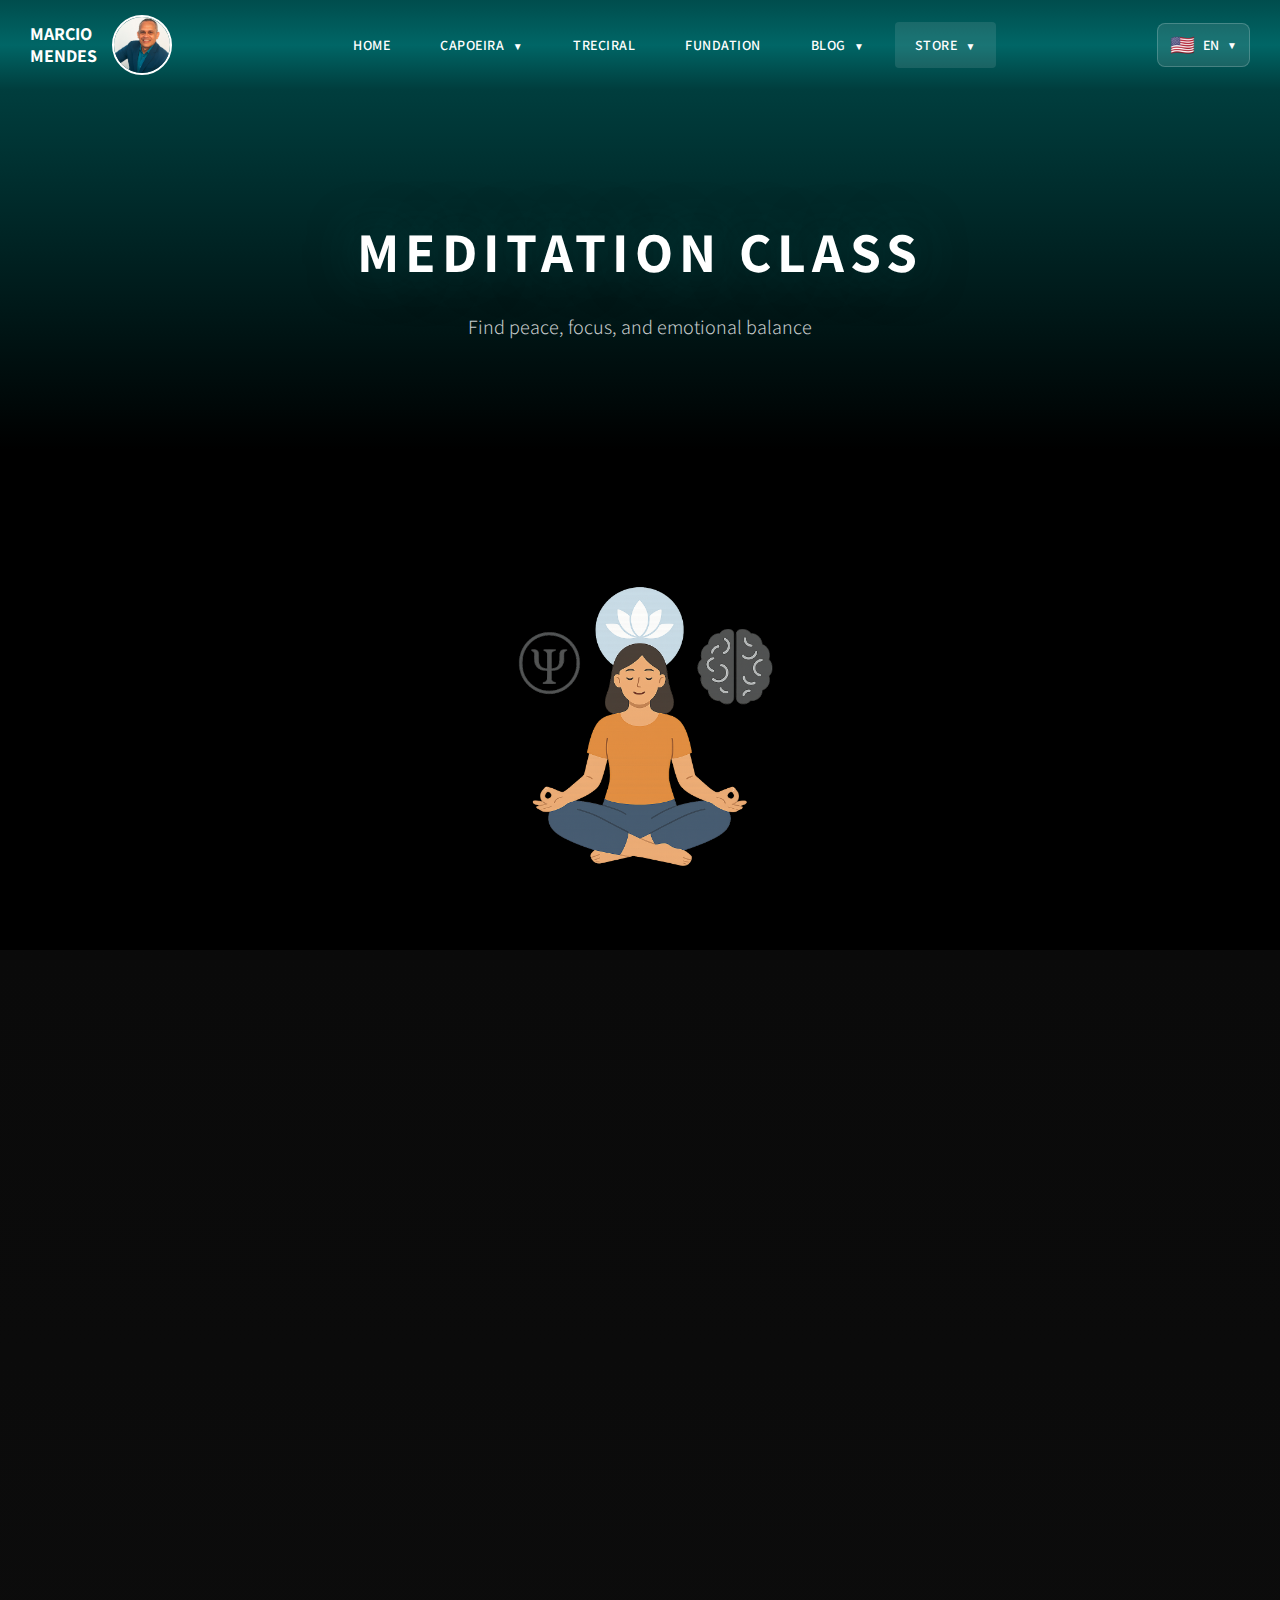
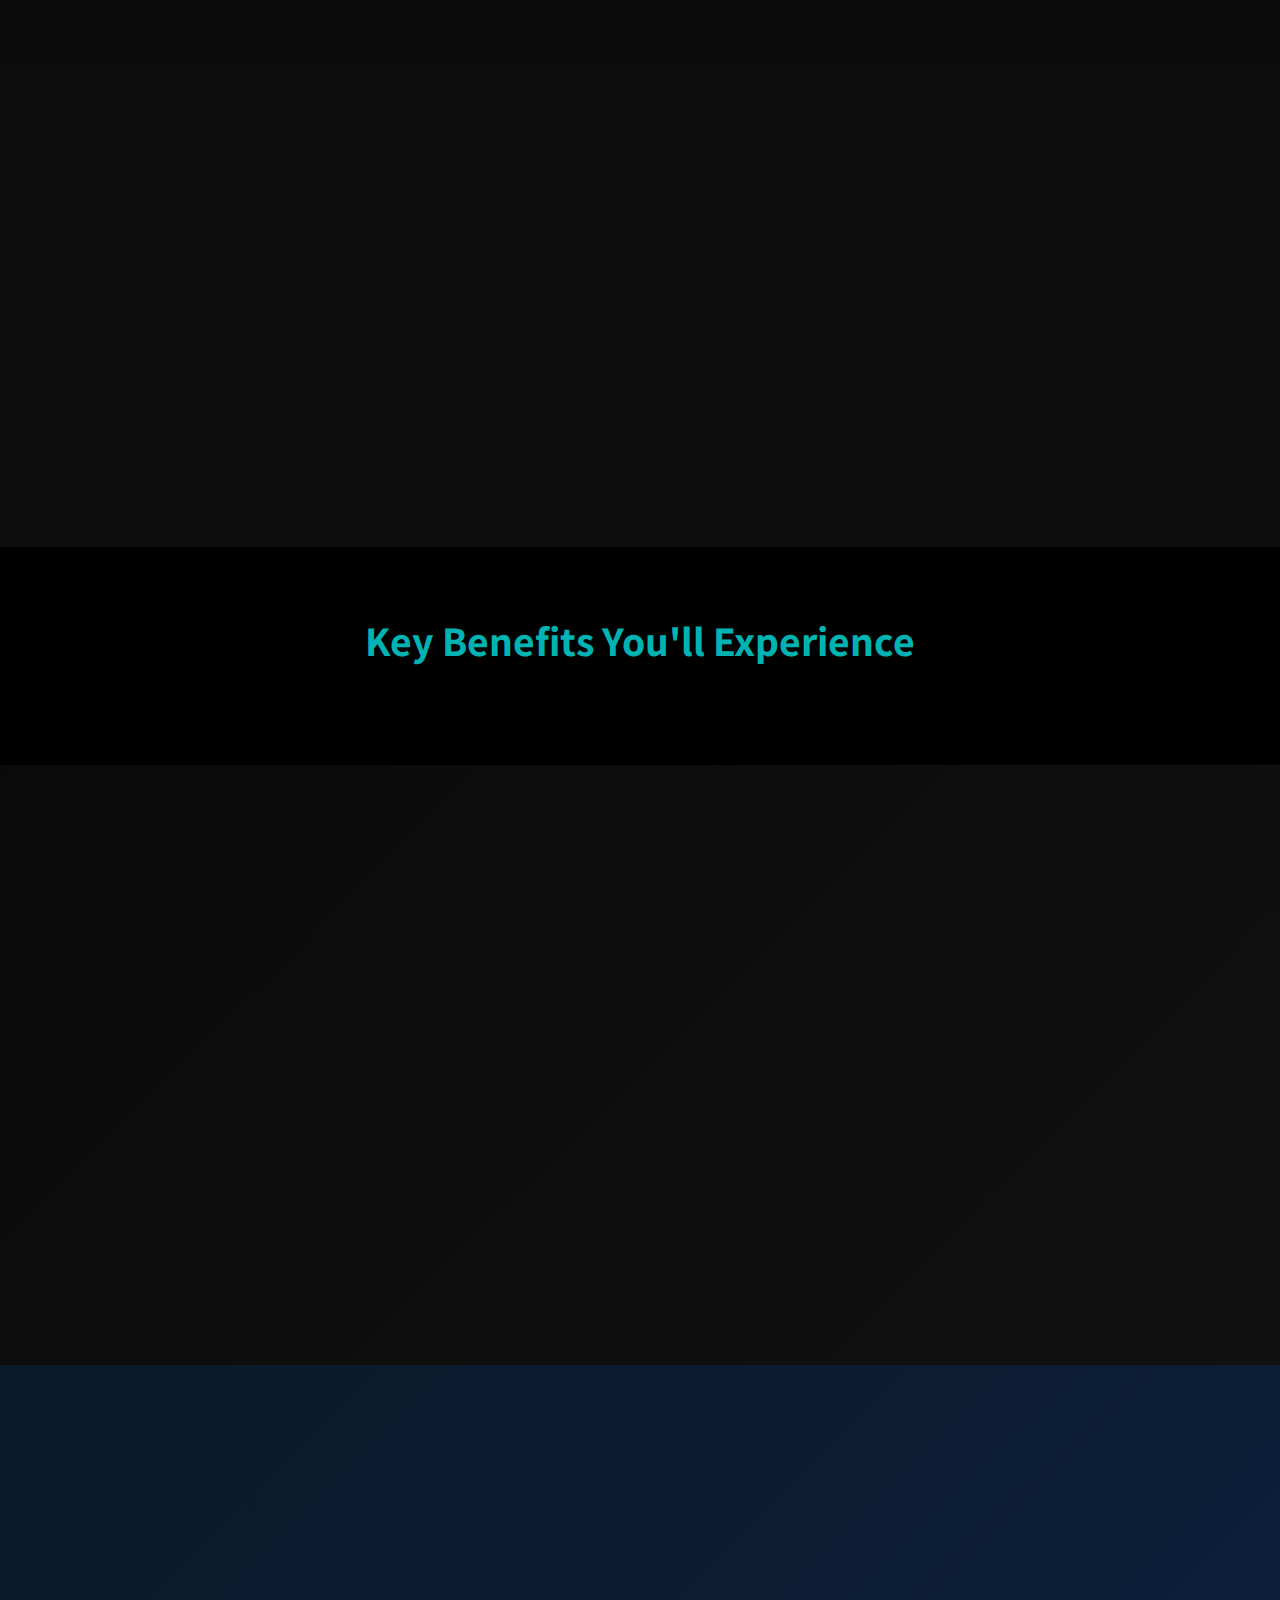
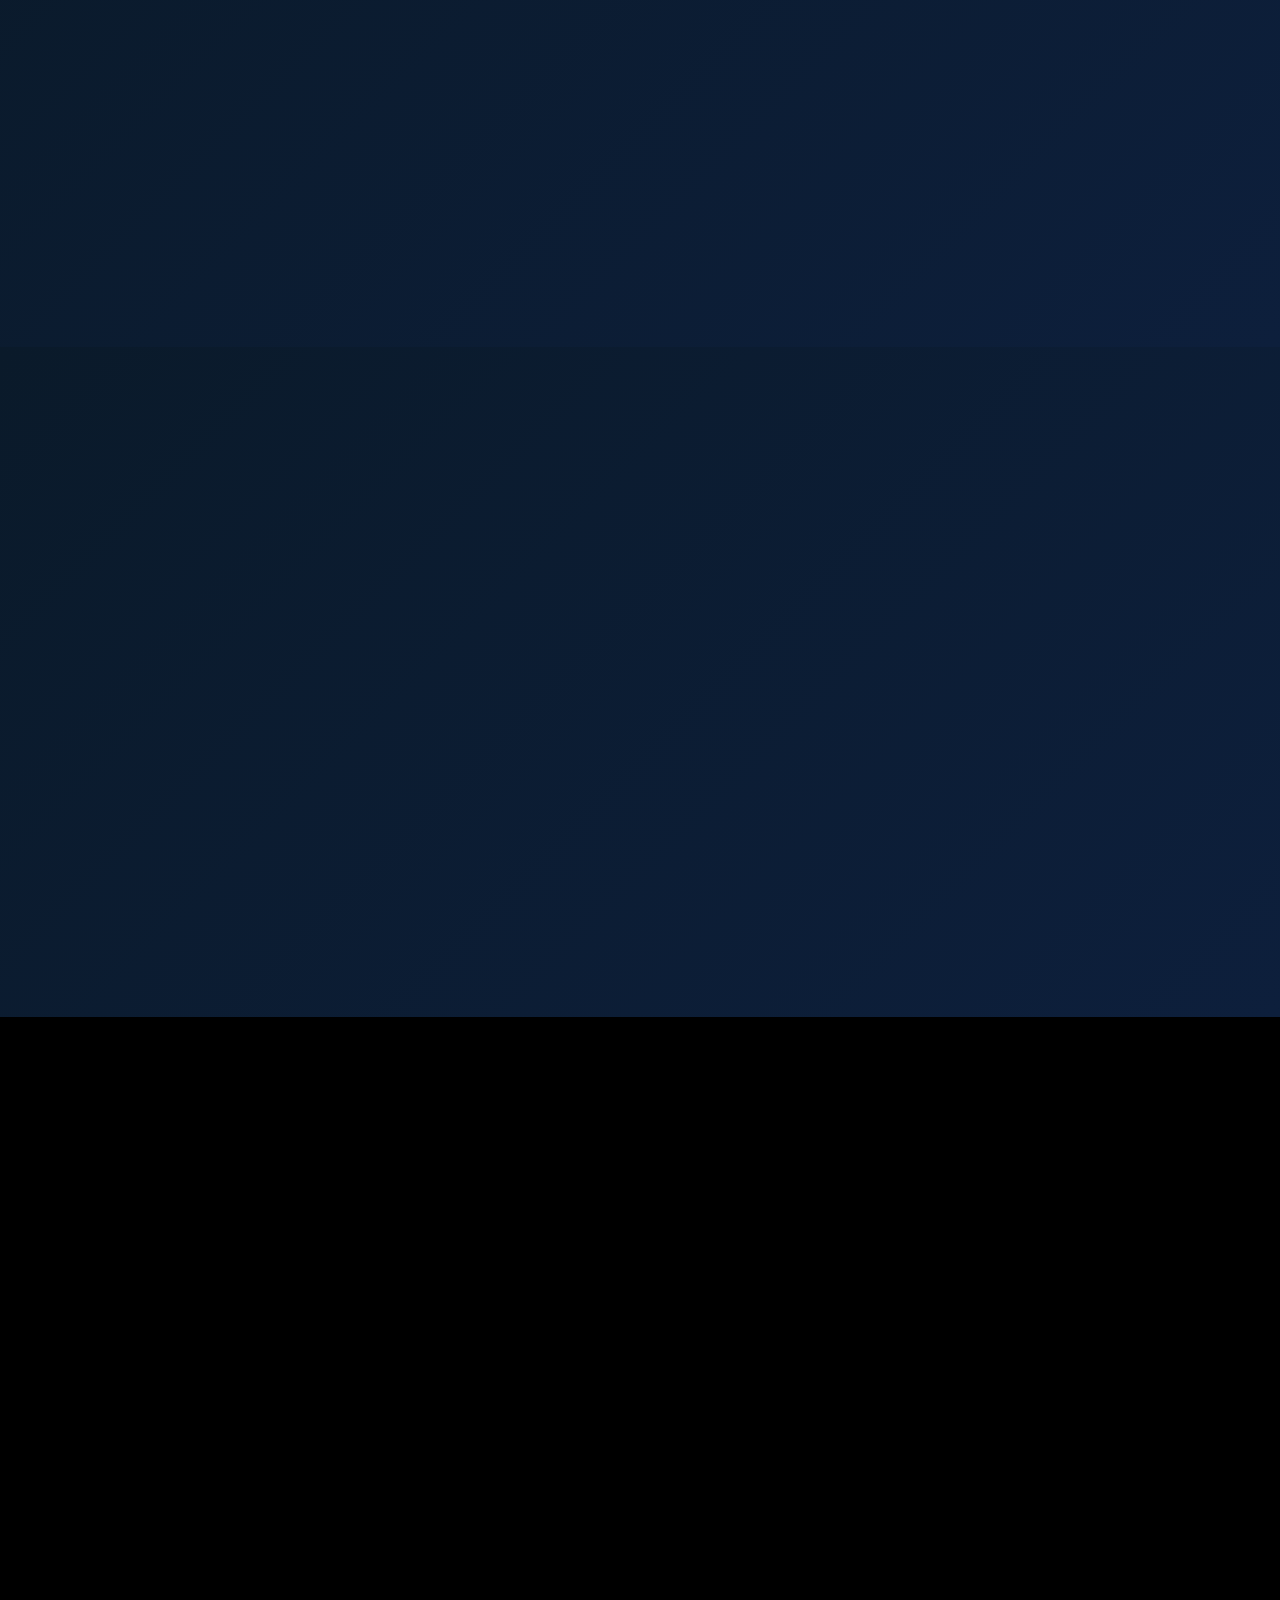
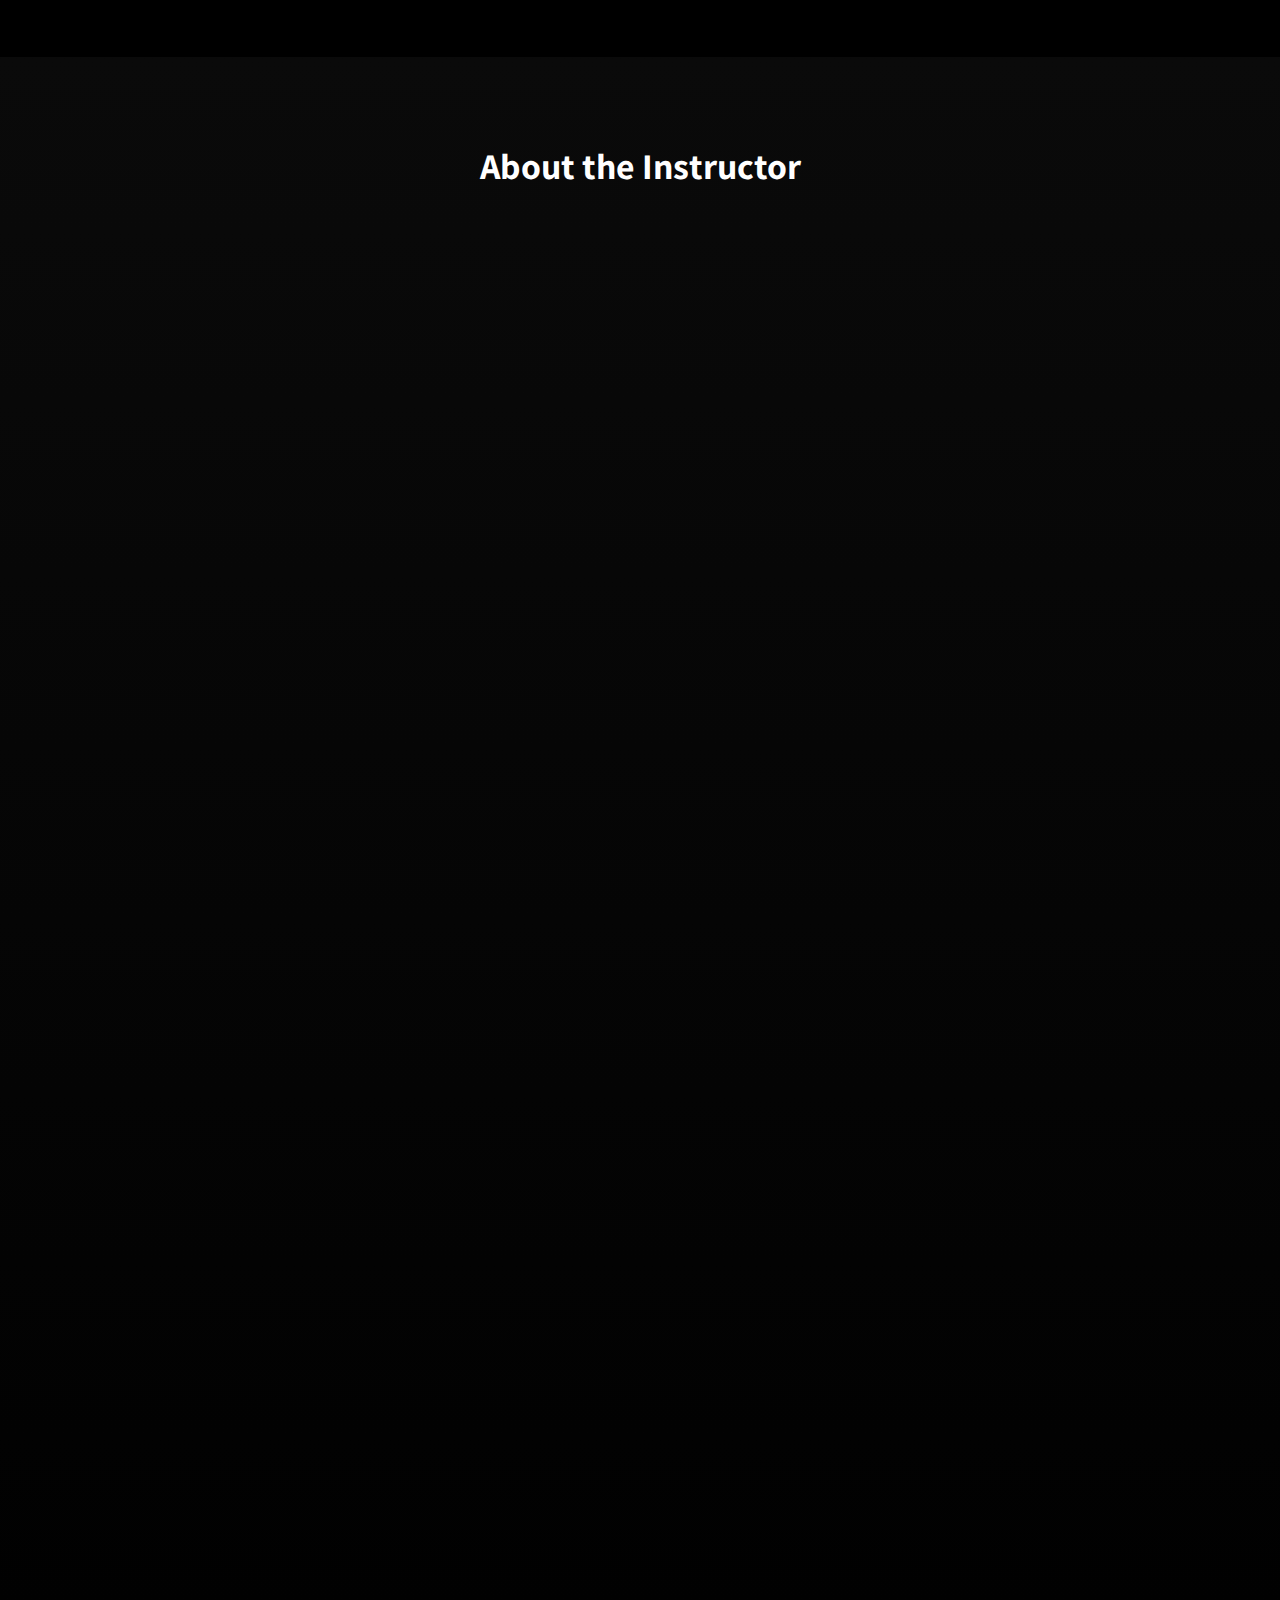
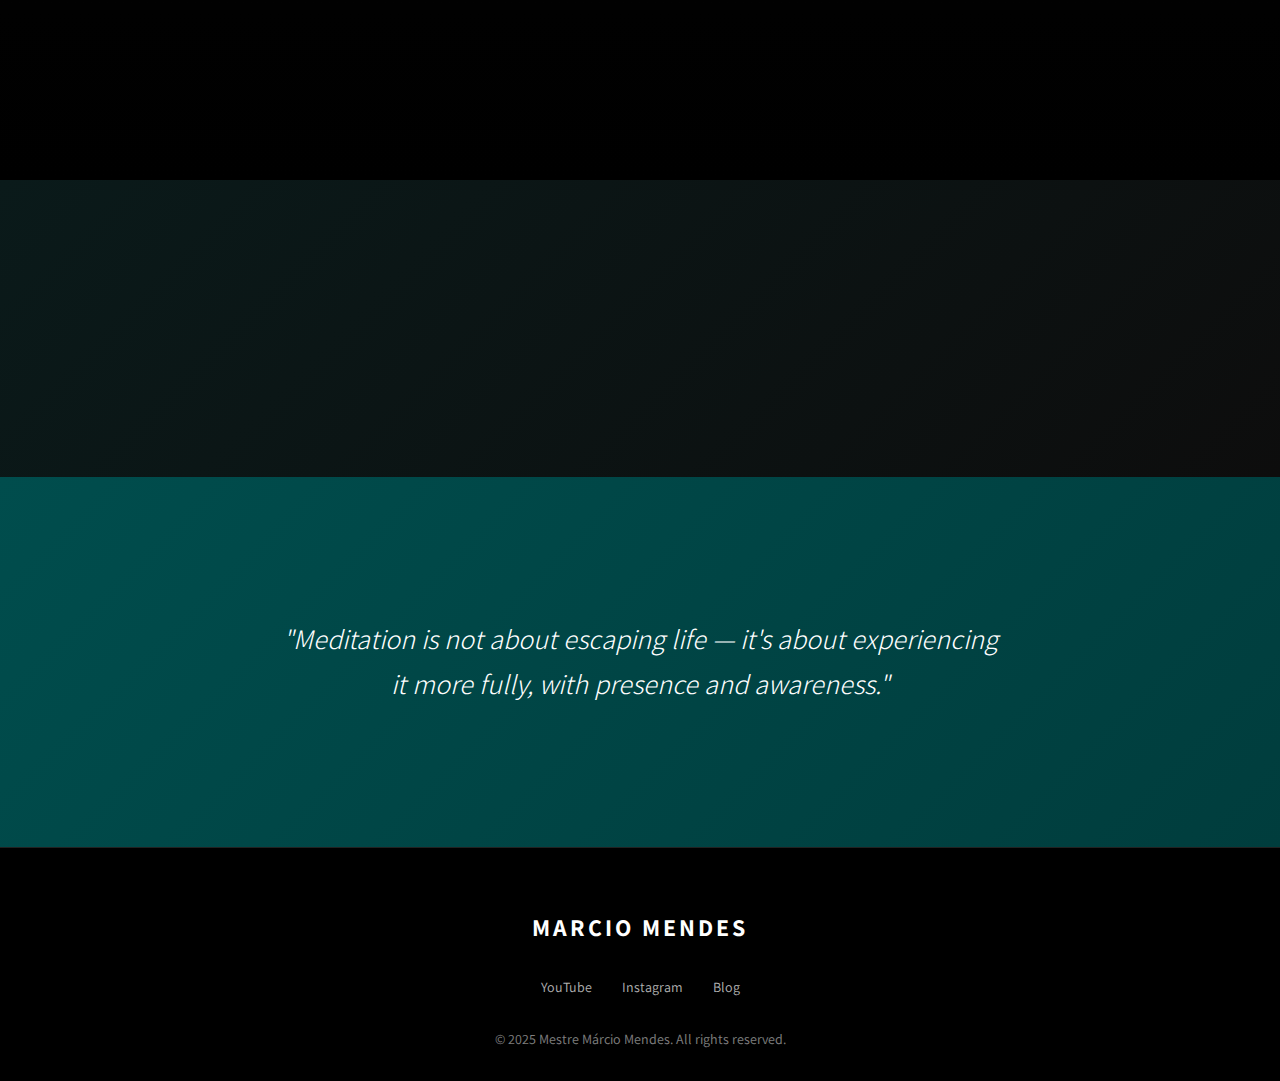
<file: pages/meditation-class.html>
<!DOCTYPE html>
<html lang="en">
<head>
  <meta charset="UTF-8">
  <meta name="viewport" content="width=device-width, initial-scale=1.0">
  <title>Meditation Class | Mestre Márcio Mendes</title>
  <meta name="description" content="Meditation Classes with Mestre Márcio Mendes - Find peace, focus, and emotional balance.">
  <link rel="preconnect" href="https://fonts.googleapis.com">
  <link rel="preconnect" href="https://fonts.gstatic.com" crossorigin>
  <link href="https://fonts.googleapis.com/css2?family=Assistant:wght@300;400;600;700&display=swap" rel="stylesheet">
  <link rel="stylesheet" href="../css/style.css">
  <link rel="stylesheet" href="../css/pages.css">
</head>
<body>

  <!-- Header -->
  <header class="header">
    <div class="header-container">
      <a href="../index.html" class="logo">
        <span class="logo-text"><span class="notranslate">MARCIO<br>MENDES</span></span>
        <div class="logo-image">
          <img src="../images/marcio-profile.jpg" alt="Mestre Márcio Mendes">
        </div>
      </a>

      <nav class="nav">
        <ul class="nav-menu">
          <li><a href="../index.html">HOME</a></li>
          <li class="has-submenu">
            <a href="capoeira.html">CAPOEIRA <span class="arrow">▼</span></a>
            <ul class="submenu">
              <li><a href="capoeira.html">About Capoeira</a></li>
              <li><a href="muiraquita.html">Muiraquitã Capoeira</a></li>
              <li><a href="capoeira-angola.html">Capoeira Angola</a></li>
            </ul>
          </li>
          <li><a href="treciral.html">TRECIRAL</a></li>
          <li><a href="fundation.html">FUNDATION</a></li>
          <li class="has-submenu">
            <a href="authors-works.html">BLOG <span class="arrow">▼</span></a>
            <ul class="submenu">
              <li><a href="authors-works.html">Author's Works</a></li>
              <li><a href="blog.html">Blog Marcio</a></li>
            </ul>
          </li>
          <li class="has-submenu">
            <a href="store.html" class="active">STORE <span class="arrow">▼</span></a>
            <ul class="submenu">
              <li><a href="store.html">Products</a></li>
              <li><a href="capoeira-class.html">Capoeira Class</a></li>
              <li><a href="meditation-class.html">Meditation Class</a></li>
              <li><a href="stretching-class.html">Stretching Class</a></li>
            </ul>
          </li>
        </ul>
      </nav>

      <!-- Language Selector Dropdown -->
      <div class="language-dropdown">
        <button class="lang-dropdown-btn" onclick="toggleLangDropdown()">
          <span class="current-lang-flag">🇺🇸</span>
          <span class="current-lang-text">EN</span>
          <span class="lang-arrow">▼</span>
        </button>
        <div class="lang-dropdown-menu" id="langMenu">
          <button class="lang-option" onclick="selectLanguage('en', '🇺🇸', 'EN')">
            <span class="lang-flag">🇺🇸</span>
            <span class="lang-name">English</span>
          </button>
          <button class="lang-option" onclick="selectLanguage('pt', '🇧🇷', 'PT')">
            <span class="lang-flag">🇧🇷</span>
            <span class="lang-name">Português</span>
          </button>
          <button class="lang-option" onclick="selectLanguage('es', '🇪🇸', 'ES')">
            <span class="lang-flag">🇪🇸</span>
            <span class="lang-name">Español</span>
          </button>
          <button class="lang-option" onclick="selectLanguage('fr', '🇫🇷', 'FR')">
            <span class="lang-flag">🇫🇷</span>
            <span class="lang-name">Français</span>
          </button>
          <button class="lang-option" onclick="selectLanguage('de', '🇩🇪', 'DE')">
            <span class="lang-flag">🇩🇪</span>
            <span class="lang-name">Deutsch</span>
          </button>
          <button class="lang-option" onclick="selectLanguage('it', '🇮🇹', 'IT')">
            <span class="lang-flag">🇮🇹</span>
            <span class="lang-name">Italiano</span>
          </button>
          <button class="lang-option" onclick="selectLanguage('ja', '🇯🇵', 'JA')">
            <span class="lang-flag">🇯🇵</span>
            <span class="lang-name">日本語</span>
          </button>
          <button class="lang-option" onclick="selectLanguage('ko', '🇰🇷', 'KO')">
            <span class="lang-flag">🇰🇷</span>
            <span class="lang-name">한국어</span>
          </button>
          <button class="lang-option" onclick="selectLanguage('zh-CN', '🇨🇳', 'ZH')">
            <span class="lang-flag">🇨🇳</span>
            <span class="lang-name">中文</span>
          </button>
          <button class="lang-option" onclick="selectLanguage('ar', '🇸🇦', 'AR')">
            <span class="lang-flag">🇸🇦</span>
            <span class="lang-name">العربية</span>
          </button>
          <button class="lang-option" onclick="selectLanguage('ru', '🇷🇺', 'RU')">
            <span class="lang-flag">🇷🇺</span>
            <span class="lang-name">Русский</span>
          </button>
          <button class="lang-option" onclick="selectLanguage('hi', '🇮🇳', 'HI')">
            <span class="lang-flag">🇮🇳</span>
            <span class="lang-name">हिन्दी</span>
          </button>
          <button class="lang-option" onclick="selectLanguage('tr', '🇹🇷', 'TR')">
            <span class="lang-flag">🇹🇷</span>
            <span class="lang-name">Türkçe</span>
          </button>
          <button class="lang-option" onclick="selectLanguage('nl', '🇳🇱', 'NL')">
            <span class="lang-flag">🇳🇱</span>
            <span class="lang-name">Nederlands</span>
          </button>
          <button class="lang-option" onclick="selectLanguage('pl', '🇵🇱', 'PL')">
            <span class="lang-flag">🇵🇱</span>
            <span class="lang-name">Polski</span>
          </button>
          <button class="lang-option" onclick="selectLanguage('vi', '🇻🇳', 'VI')">
            <span class="lang-flag">🇻🇳</span>
            <span class="lang-name">Tiếng Việt</span>
          </button>
          <button class="lang-option" onclick="selectLanguage('id', '🇮🇩', 'ID')">
            <span class="lang-flag">🇮🇩</span>
            <span class="lang-name">Bahasa Indonesia</span>
          </button>
        </div>
      </div>

      <button class="mobile-menu-btn" onclick="toggleMobileMenu()">
        <span></span>
        <span></span>
        <span></span>
      </button>
    </div>
  </header>

  <!-- Page Hero -->
  <section class="page-hero">
    <div class="page-hero-content">
      <h1 class="animate-fadeIn">MEDITATION CLASS</h1>
      <p class="animate-fadeIn">Find peace, focus, and emotional balance</p>
    </div>
  </section>

  <!-- Top Image (centered) -->
  <section class="section meditation-top-image">
    <div class="container">
      <div class="top-image-wrapper animate-fadeIn">
        <img src="../images/meditation-illustration.png" alt="Meditation Illustration">
      </div>
    </div>
  </section>

  <!-- Meditation Introduction -->
  <section class="section meditation-intro">
    <div class="container">
      <div class="intro-content animate-fadeInUp">
        <h2 class="intro-title">Meditation: Meaning, Origins, and Benefits</h2>

        <div class="intro-block">
          <h3>What Is Meditation?</h3>
          <p>The word meditation comes from the Latin <em>meditatio</em>, meaning "to think," "to contemplate," or "to reflect." In its earliest use, it described deep thought or spiritual reflection. Over time, meditation evolved across many traditions — from ancient Hindu and Buddhist practices in India (as early as 1500 BCE) to Taoist, Jewish, Christian, and Stoic contemplative disciplines.</p>
          <p>Today, meditation is recognized worldwide as a practical method to focus the mind, cultivate awareness, and nurture inner peace.</p>
          <p class="source-text">(Britannica, Etymology Online)</p>
        </div>

        <div class="intro-block">
          <h3>Why Practice Meditation?</h3>
          <p>Meditation invites us to pause, turn our attention inward, and connect consciously with the present moment. Whether you are a beginner or an experienced practitioner, meditation offers a powerful way to manage stress, improve mental focus, and deepen self-understanding.</p>
        </div>
      </div>
    </div>
  </section>

  <!-- Key Benefits Title -->
  <section class="section key-benefits-title">
    <div class="container">
      <h2 class="big-title animate-fadeIn">Key Benefits You'll Experience</h2>
    </div>
  </section>

  <!-- Benefit 1: Reduced Stress - Image LEFT -->
  <section class="section benefit-section dark-bg">
    <div class="container">
      <div class="benefit-row animate-fadeInUp">
        <div class="benefit-image">
          <img src="../images/meditation-stress.png" alt="Reduced Stress and Anxiety" class="floating-img">
        </div>
        <div class="benefit-text">
          <h3>Reduced Stress and Anxiety</h3>
          <p>Research shows that mindfulness meditation helps calm the nervous system and lower stress hormones.</p>
          <p class="source-text">(NCCIH – National Center for Complementary and Integrative Health)</p>
        </div>
      </div>
    </div>
  </section>

  <!-- Benefit 2: Emotional Well-Being - Image RIGHT -->
  <section class="section benefit-section blue-gradient-bg">
    <div class="container">
      <div class="benefit-row reverse animate-fadeInUp">
        <div class="benefit-image">
          <img src="../images/meditation-emotional.png" alt="Improved Emotional Well-Being" class="floating-img">
        </div>
        <div class="benefit-text">
          <h3>Improved Emotional Well-Being</h3>
          <p>Regular practice supports emotional balance, increases self-awareness, and enhances mood regulation.</p>
          <p class="source-text">(U.S. National Library of Medicine - PMC)</p>
        </div>
      </div>
    </div>
  </section>

  <!-- Benefit 3: Focus - Image LEFT -->
  <section class="section benefit-section blue-gradient-bg">
    <div class="container">
      <div class="benefit-row animate-fadeInUp">
        <div class="benefit-image">
          <img src="../images/meditation-focus.png" alt="Enhanced Focus and Mental Clarity">
        </div>
        <div class="benefit-text">
          <h3>Enhanced Focus and Mental Clarity</h3>
          <p>Meditation strengthens concentration and helps you stay centered amid daily distractions.</p>
          <p class="source-text">(Humanitas University)</p>
        </div>
      </div>
    </div>
  </section>

  <!-- Benefits 4 & 5: Physical Health + Resilience - ONE Image RIGHT -->
  <section class="section benefit-section-combined">
    <div class="container">
      <div class="benefit-row reverse animate-fadeInUp">
        <div class="benefit-image">
          <img src="../images/meditation-health-resilience.png" alt="Physical Health and Resilience">
        </div>
        <div class="benefit-text">
          <h3>Physical Health Support</h3>
          <p>Studies link meditation to better sleep, lower blood pressure, and improved immune response.</p>
          <p class="source-text">Mayo Clinic</p>

          <h3 style="margin-top: 40px;">Greater Resilience and Compassion</h3>
          <p>Meditation cultivates kindness toward yourself and others, strengthening emotional resilience.</p>
          <p class="source-text">JMIR Formative Research</p>
        </div>
      </div>
    </div>
  </section>

  <!-- About the Instructor -->
  <section class="section instructor-section">
    <div class="container">
      <h2 class="section-title text-center animate-fadeIn">About the Instructor</h2>

      <!-- Instructor Row 1 - Image LEFT -->
      <div class="instructor-row animate-fadeInUp">
        <div class="instructor-image">
          <img src="../images/mestre-meditation-1.jpg" alt="Mestre Márcio Mendes">
        </div>
        <div class="instructor-text">
          <h3>Mestre Márcio Mendes</h3>
          <p>Mestre Márcio Mendes is much more than a capoeira master — he is an educator, thinker, and a catalyst for social change. With a deep passion for life and a strong sense of responsibility for the well-being of others, he has dedicated his journey to contributing to society through art, education, and critical thinking.</p>
          <p>As the founder of TRECIRAL, an innovative technique that merges capoeira movements with deep stretching, emotology, meditation, and Afro-Brazilian dance, Mestre Márcio has positively impacted the lives of law enforcement professionals and individuals seeking to enhance their physical and psychological well-being.</p>
        </div>
      </div>

      <!-- Instructor Row 2 - Image RIGHT -->
      <div class="instructor-row reverse animate-fadeInUp">
        <div class="instructor-image">
          <img src="../images/mestre-meditation-2.jpg" alt="Mestre Márcio Mendes">
        </div>
        <div class="instructor-text">
          <p>A devoted student of biology and philosophy, he offers insightful analyses of human behavior from social, political, and emotional perspectives. He regularly shares his reflections through monthly blog articles and video content on his YouTube channel, providing thoughtful and constructive commentary on current issues.</p>
          <p>In Toronto, he founded two capoeira schools, each offering a distinct style tailored to the unique needs and preferences of its students. As president of the International Capoeira Federation, Mestre Mendes is at the forefront of the global movement to have capoeira recognized as an Olympic sport — a mission he pursues with passion while working on his upcoming book.</p>
        </div>
      </div>
    </div>
  </section>

  <!-- Family Tribute -->
  <section class="section family-tribute">
    <div class="container">
      <div class="tribute-content animate-fadeInUp">
        <p class="tribute-text">Beyond his public achievements, Mestre Márcio is an unwavering source of inspiration in our lives. Growing up with his guidance has given us a broader, more compassionate view of the world. His constant support, encouragement, and wisdom have shaped who we are. We are endlessly grateful to have such a role model — a father whose presence and principles continue to guide and uplift us every day.</p>
      </div>
    </div>
  </section>

  <!-- Quote -->
  <section class="section essence">
    <div class="container">
      <div class="essence-content animate-fadeIn">
        <blockquote>
          "Meditation is not about escaping life — it's about experiencing it more fully, with presence and awareness."
        </blockquote>
      </div>
    </div>
  </section>

  <!-- Footer -->
  <footer class="footer">
    <div class="container">
      <div class="footer-content">
        <div class="footer-logo">
          <span><span class="notranslate">MARCIO MENDES</span></span>
        </div>
        <div class="footer-links">
          <a href="#">YouTube</a>
          <a href="#">Instagram</a>
          <a href="#">Blog</a>
        </div>
        <div class="footer-copy">
          <p>&copy; 2025 Mestre Márcio Mendes. All rights reserved.</p>
        </div>
      </div>
    </div>
  </footer>

  <div id="google_translate_element" style="display:none;"></div>
  <script src="../js/main.js"></script>
  <script>
    function googleTranslateElementInit() {
      new google.translate.TranslateElement({
        pageLanguage: 'en',
        includedLanguages: 'en,pt,es,fr,de,it,ja,ko,zh-CN,ar,ru,hi,tr,nl,pl,vi,id',
        autoDisplay: false
      }, 'google_translate_element');
    }
  </script>
  <script src="//translate.google.com/translate_a/element.js?cb=googleTranslateElementInit"></script>
</body>
</html>
</file>
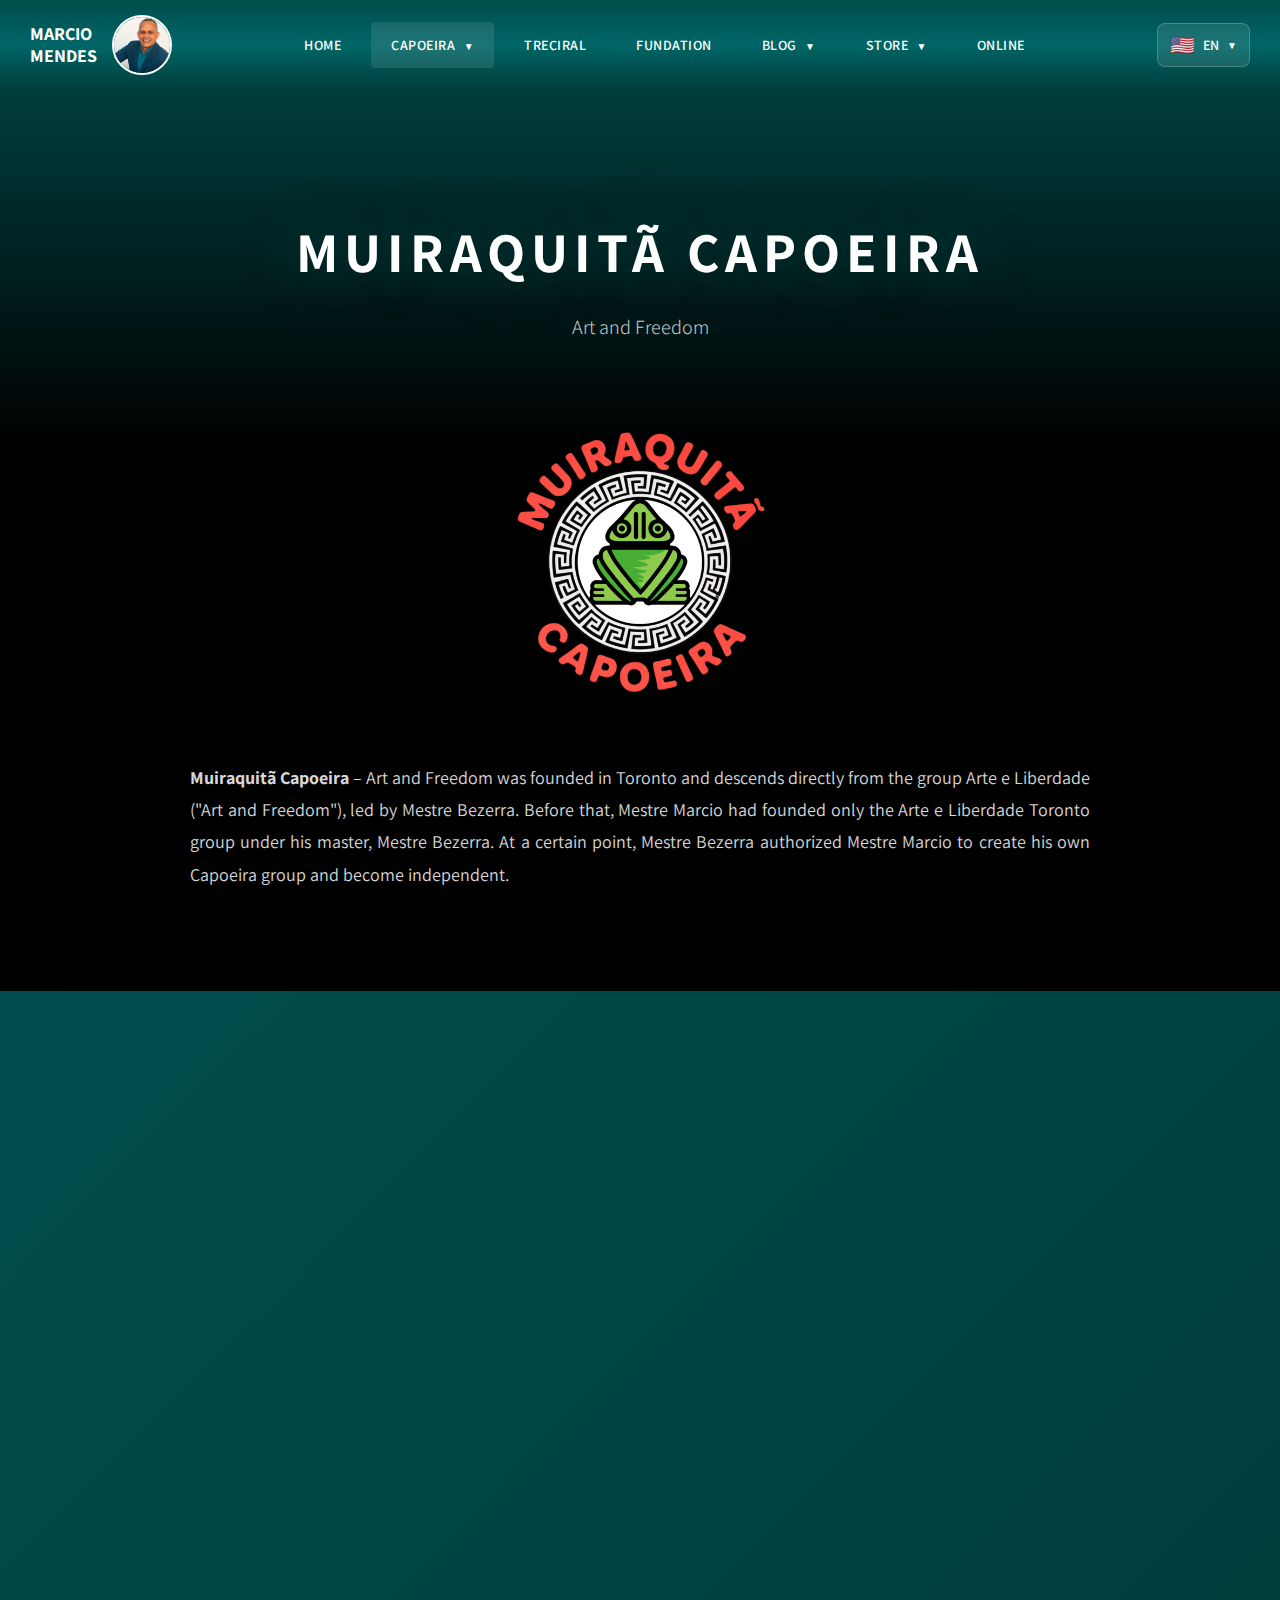
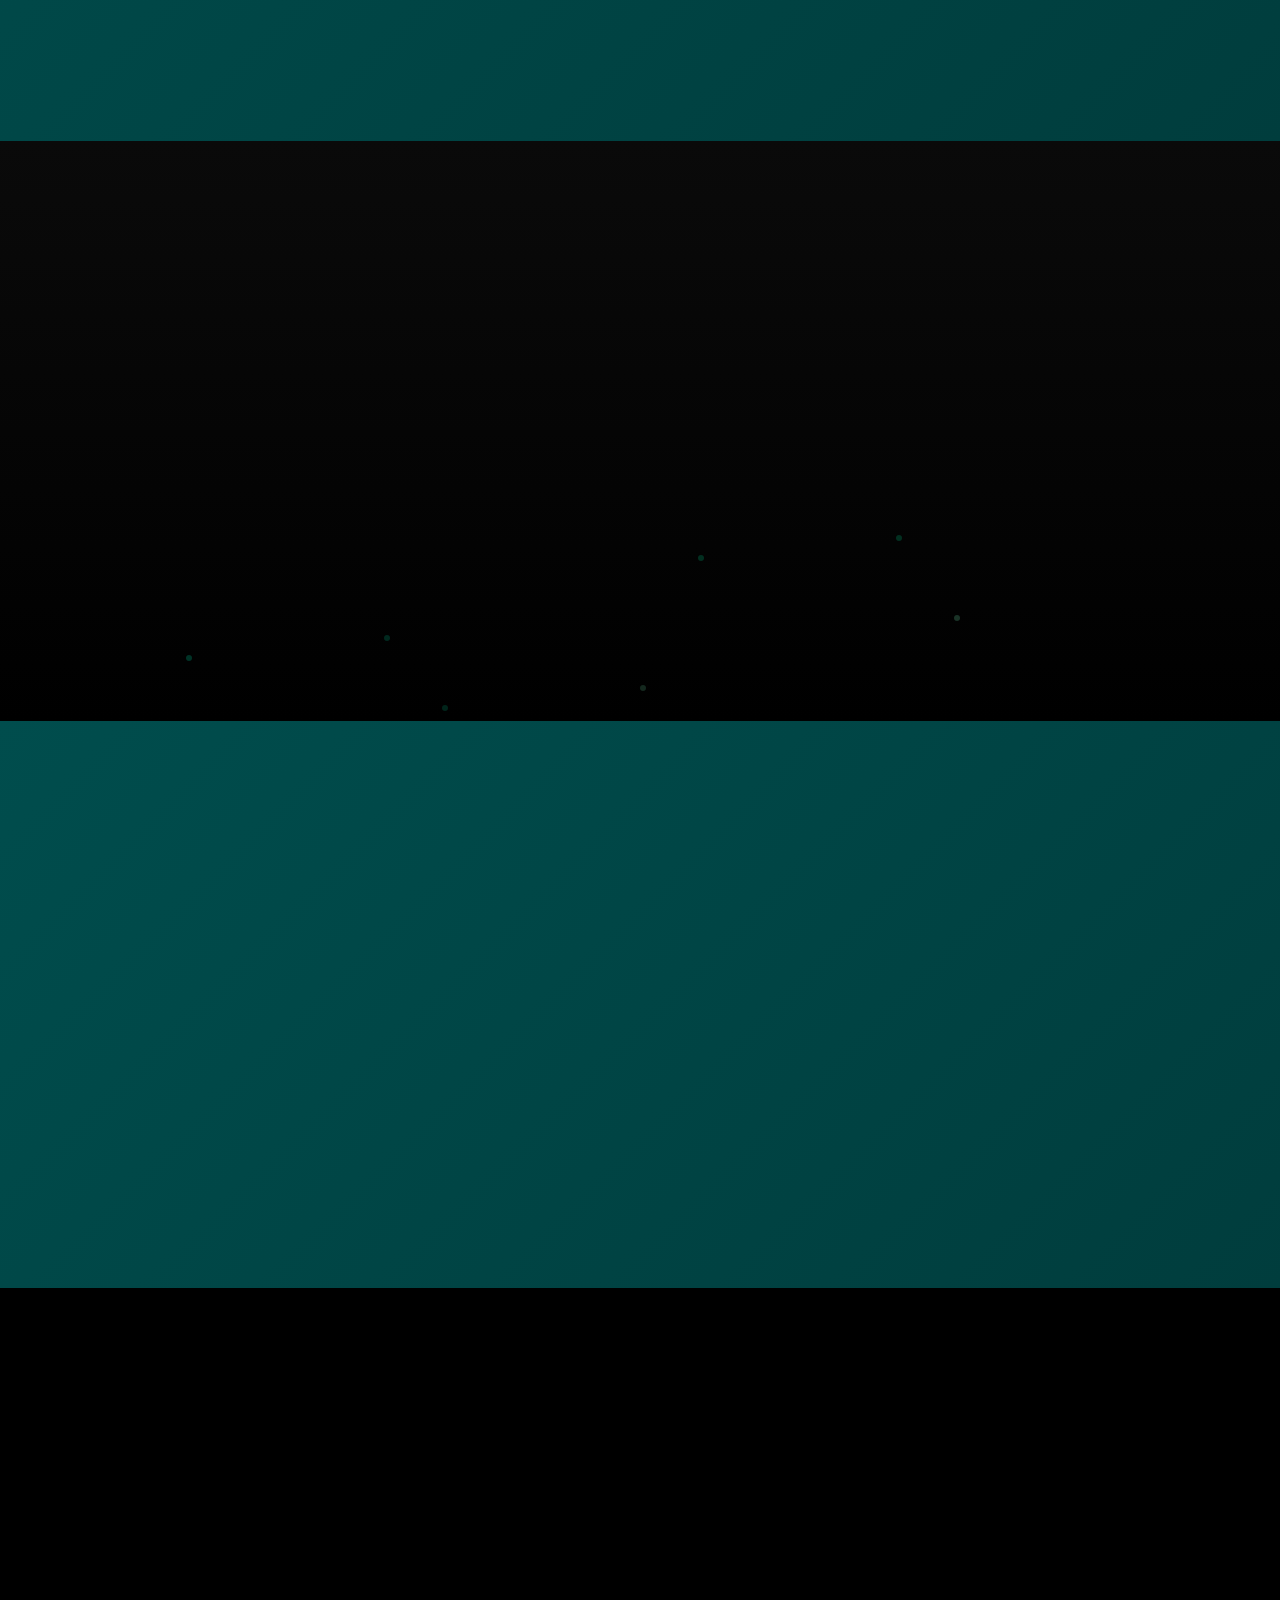
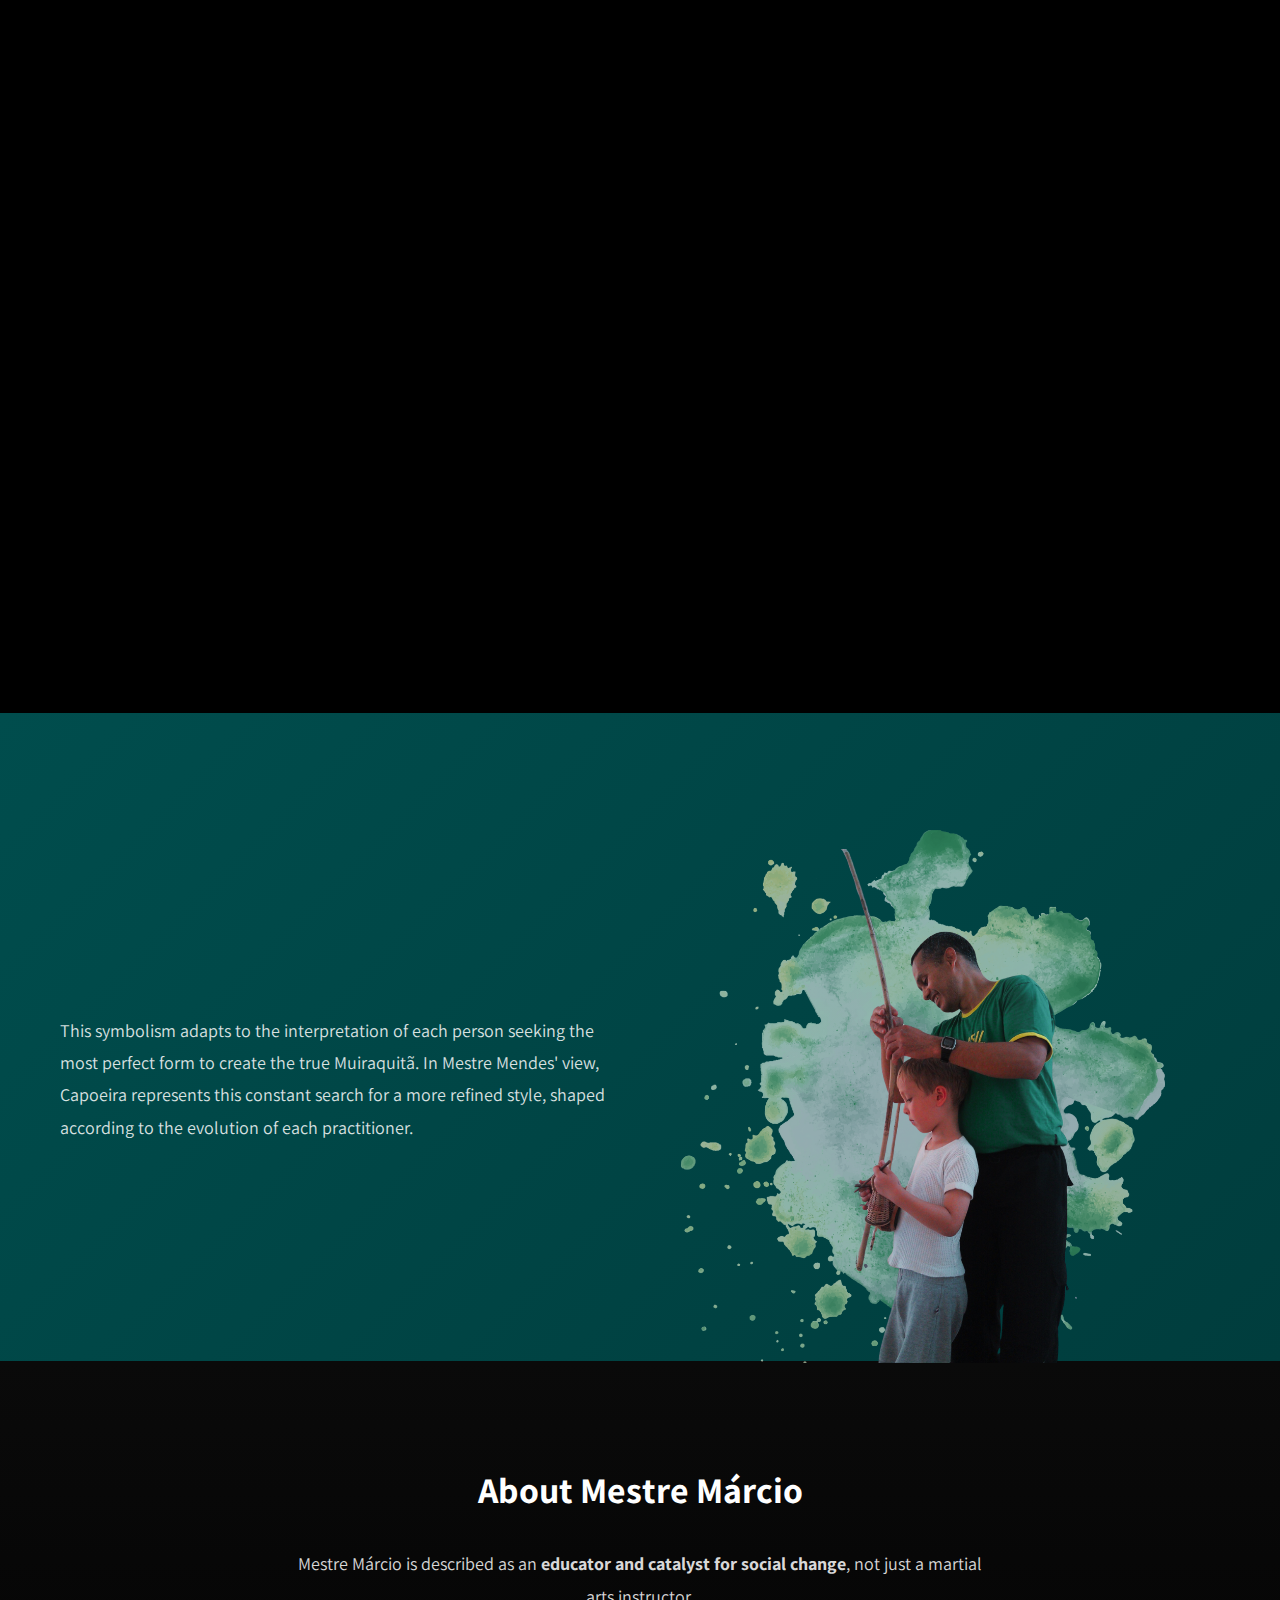
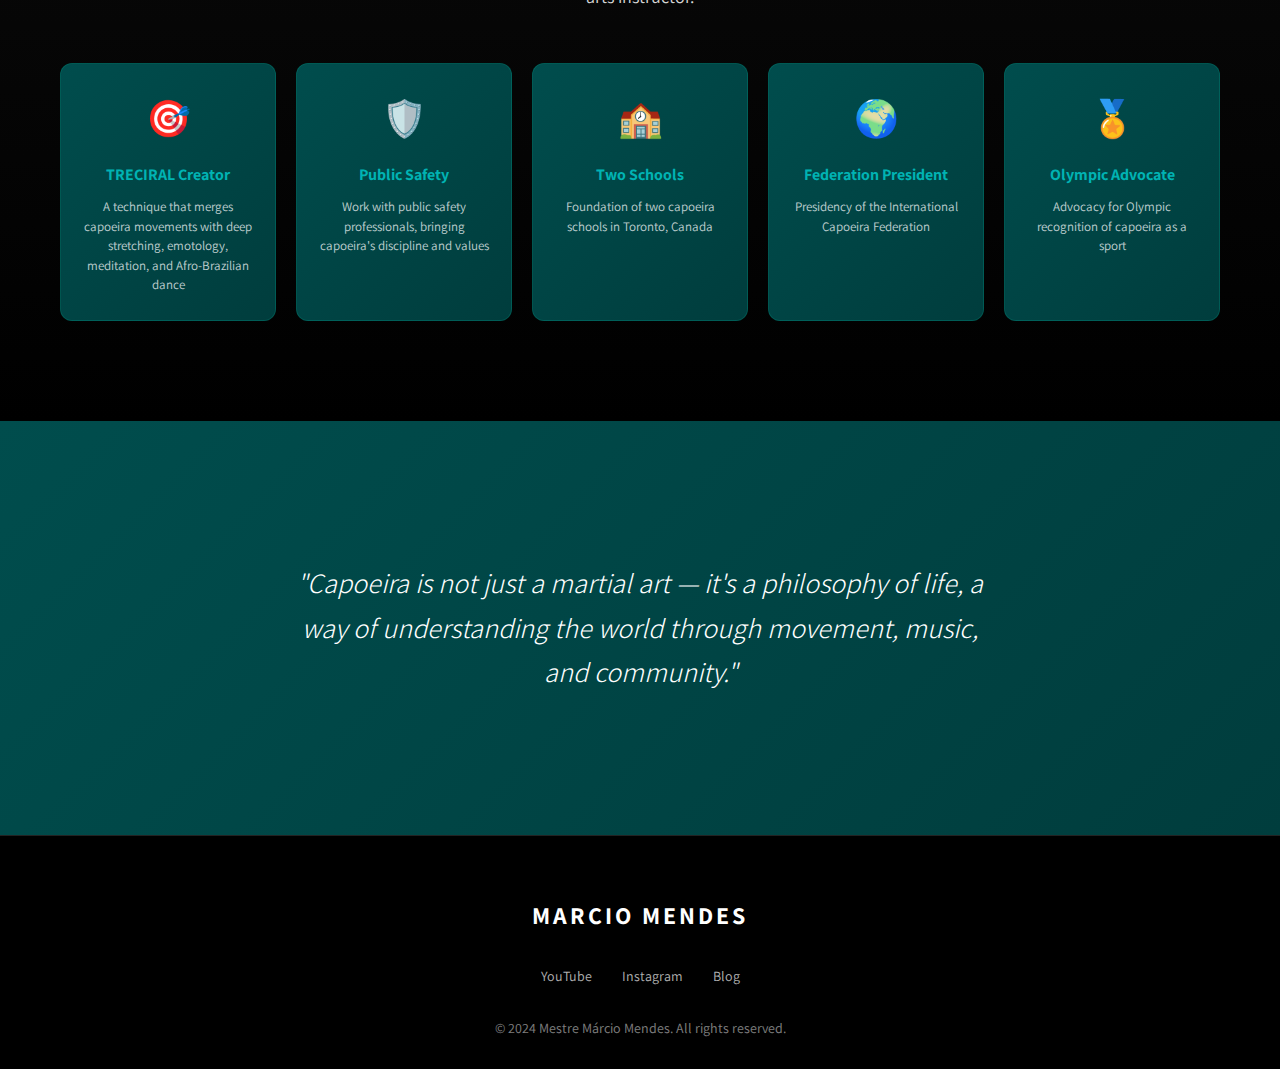
<file: pages/muiraquita.html>
<!DOCTYPE html>
<html lang="en">
<head>
  <meta charset="UTF-8">
  <link rel="icon" href="/favicon.ico" type="image/x-icon">
  <link rel="apple-touch-icon" href="/images/favicon-192.png">
  <meta name="viewport" content="width=device-width, initial-scale=1.0">

  <!-- SEO Meta Tags -->
  <title>Muiraquitã Capoeira Toronto | Márcio Mendes - Art and Freedom</title>
  <meta name="description" content="Muiraquitã Capoeira school founded by Mestre Márcio Mendes in Toronto. Traditional capoeira classes representing luck, happiness, and protection. Join our community!">
  <meta name="keywords" content="Muiraquitã Capoeira, Capoeira Toronto, Márcio Mendes, capoeira school Toronto, traditional capoeira, Brazilian martial arts Toronto, capoeira classes Canada, Arte e Liberdade">
  <meta name="author" content="Márcio Mendes">
  <meta name="robots" content="index, follow">
  <link rel="canonical" href="https://marciomendes.ca/pages/muiraquita.html">

  <!-- Open Graph -->
  <meta property="og:type" content="article">
  <meta property="og:url" content="https://marciomendes.ca/pages/muiraquita.html">
  <meta property="og:title" content="Muiraquitã Capoeira Toronto | Márcio Mendes">
  <meta property="og:description" content="Traditional capoeira school founded by Mestre Márcio Mendes in Toronto. Art and Freedom.">
  <meta property="og:image" content="https://marciomendes.ca/images/muiraquita-logo.png">
  <meta property="og:site_name" content="Márcio Mendes">

  <!-- Twitter Card -->
  <meta name="twitter:card" content="summary_large_image">
  <meta name="twitter:title" content="Muiraquitã Capoeira Toronto | Márcio Mendes">
  <meta name="twitter:description" content="Traditional capoeira school founded by Mestre Márcio Mendes in Toronto.">

  <!-- Schema.org -->
  <script type="application/ld+json">
  {
    "@context": "https://schema.org",
    "@type": "SportsActivityLocation",
    "name": "Muiraquitã Capoeira",
    "description": "Traditional Capoeira school founded by Mestre Márcio Mendes",
    "url": "https://marciomendes.ca/pages/muiraquita.html",
    "image": "https://marciomendes.ca/images/muiraquita-logo.png",
    "address": {
      "@type": "PostalAddress",
      "addressLocality": "Toronto",
      "addressRegion": "Ontario",
      "addressCountry": "Canada"
    },
    "founder": {
      "@type": "Person",
      "name": "Márcio Mendes"
    },
    "sport": "Capoeira"
  }
  </script>

  <link rel="preconnect" href="https://fonts.googleapis.com">
  <link rel="preconnect" href="https://fonts.gstatic.com" crossorigin>
  <link href="https://fonts.googleapis.com/css2?family=Assistant:wght@300;400;600;700&display=swap" rel="stylesheet">
  <link rel="stylesheet" href="../css/style.css">
  <link rel="stylesheet" href="../css/pages.css">
</head>
<body>

  <!-- Header -->
  <header class="header">
    <div class="header-container">
      <a href="../index.html" class="logo">
        <span class="logo-text"><span class="notranslate">MARCIO<br>MENDES</span></span>
        <div class="logo-image">
          <img src="../images/marcio-profile.jpg" alt="Mestre Márcio Mendes">
        </div>
      </a>

      <nav class="nav">
        <ul class="nav-menu">
          <li><a href="../index.html">HOME</a></li>
          <li class="has-submenu">
            <a href="capoeira.html" class="active">CAPOEIRA <span class="arrow">▼</span></a>
            <ul class="submenu">
              <li><a href="capoeira.html">About Capoeira</a></li>
              <li><a href="muiraquita.html">Muiraquitã Capoeira</a></li>
              <li><a href="capoeira-angola.html">Capoeira Angola</a></li>
            </ul>
          </li>
          <li><a href="treciral.html">TRECIRAL</a></li>
          <li><a href="fundation.html">FUNDATION</a></li>
          <li class="has-submenu">
            <a href="authors-works.html">BLOG <span class="arrow">▼</span></a>
            <ul class="submenu">
              <li><a href="authors-works.html">Author's Works</a></li>
              <li><a href="blog.html">Blog Marcio</a></li>
            </ul>
          </li>
          <li class="has-submenu">
            <a href="store.html">STORE <span class="arrow">▼</span></a>
            <ul class="submenu">
              <li><a href="store.html">Products</a></li>
              <li><a href="capoeira-class.html">Capoeira Class</a></li>
              <li><a href="meditation-class.html">Meditation Class</a></li>
              <li><a href="stretching-class.html">Stretching Class</a></li>
            </ul>
          </li>
          <li><a href="curso-exemplo.html">ONLINE</a></li>
        </ul>
      </nav>

      <!-- Language Selector Dropdown -->
      <div class="language-dropdown">
        <button class="lang-dropdown-btn" onclick="toggleLangDropdown()">
          <span class="current-lang-flag">🇺🇸</span>
          <span class="current-lang-text">EN</span>
          <span class="lang-arrow">▼</span>
        </button>
<div class="lang-dropdown-menu" id="langMenu">          <button class="lang-option" onclick="selectLanguage('en', '🇺🇸', 'EN')">            <span class="lang-flag">🇺🇸</span>            <span class="lang-name">English</span>          </button>          <button class="lang-option" onclick="selectLanguage('pt', '🇧🇷', 'PT')">            <span class="lang-flag">🇧🇷</span>            <span class="lang-name">Português</span>          </button>          <button class="lang-option" onclick="selectLanguage('es', '🇪🇸', 'ES')">            <span class="lang-flag">🇪🇸</span>            <span class="lang-name">Español</span>          </button>          <button class="lang-option" onclick="selectLanguage('fr', '🇫🇷', 'FR')">            <span class="lang-flag">🇫🇷</span>            <span class="lang-name">Français</span>          </button>          <button class="lang-option" onclick="selectLanguage('de', '🇩🇪', 'DE')">            <span class="lang-flag">🇩🇪</span>            <span class="lang-name">Deutsch</span>          </button>          <button class="lang-option" onclick="selectLanguage('it', '🇮🇹', 'IT')">            <span class="lang-flag">🇮🇹</span>            <span class="lang-name">Italiano</span>          </button>          <button class="lang-option" onclick="selectLanguage('ja', '🇯🇵', 'JA')">            <span class="lang-flag">🇯🇵</span>            <span class="lang-name">日本語</span>          </button>          <button class="lang-option" onclick="selectLanguage('ko', '🇰🇷', 'KO')">            <span class="lang-flag">🇰🇷</span>            <span class="lang-name">한국어</span>          </button>          <button class="lang-option" onclick="selectLanguage('zh-CN', '🇨🇳', 'ZH')">            <span class="lang-flag">🇨🇳</span>            <span class="lang-name">中文</span>          </button>          <button class="lang-option" onclick="selectLanguage('ar', '🇸🇦', 'AR')">            <span class="lang-flag">🇸🇦</span>            <span class="lang-name">العربية</span>          </button>          <button class="lang-option" onclick="selectLanguage('ru', '🇷🇺', 'RU')">            <span class="lang-flag">🇷🇺</span>            <span class="lang-name">Русский</span>          </button>          <button class="lang-option" onclick="selectLanguage('hi', '🇮🇳', 'HI')">            <span class="lang-flag">🇮🇳</span>            <span class="lang-name">हिन्दी</span>          </button>          <button class="lang-option" onclick="selectLanguage('tr', '🇹🇷', 'TR')">            <span class="lang-flag">🇹🇷</span>            <span class="lang-name">Türkçe</span>          </button>          <button class="lang-option" onclick="selectLanguage('nl', '🇳🇱', 'NL')">            <span class="lang-flag">🇳🇱</span>            <span class="lang-name">Nederlands</span>          </button>          <button class="lang-option" onclick="selectLanguage('pl', '🇵🇱', 'PL')">            <span class="lang-flag">🇵🇱</span>            <span class="lang-name">Polski</span>          </button>          <button class="lang-option" onclick="selectLanguage('vi', '🇻🇳', 'VI')">            <span class="lang-flag">🇻🇳</span>            <span class="lang-name">Tiếng Việt</span>          </button>          <button class="lang-option" onclick="selectLanguage('id', '🇮🇩', 'ID')">            <span class="lang-flag">🇮🇩</span>            <span class="lang-name">Bahasa Indonesia</span>          </button>        </div>
      </div>

      <button class="mobile-menu-btn" onclick="toggleMobileMenu()">
        <span></span>
        <span></span>
        <span></span>
      </button>
    </div>
  </header>

  <!-- Page Hero -->
  <section class="page-hero">
    <div class="page-hero-content">
      <h1 class="animate-fadeIn">MUIRAQUITÃ CAPOEIRA</h1>
      <p class="animate-fadeIn">Art and Freedom</p>
    </div>
  </section>

  <!-- Introduction -->
  <section class="section page-intro">
    <div class="container">
      <div class="intro-logo-section animate-fadeInUp">
        <div class="intro-logo">
          <img src="../images/muiraquita-logo.png" alt="Muiraquitã Capoeira Logo" class="floating-image">
        </div>
        <div class="intro-text-full">
          <p><strong>Muiraquitã Capoeira</strong> – Art and Freedom was founded in Toronto and descends directly from the group Arte e Liberdade ("Art and Freedom"), led by Mestre Bezerra. Before that, Mestre Marcio had founded only the Arte e Liberdade Toronto group under his master, Mestre Bezerra. At a certain point, Mestre Bezerra authorized Mestre Marcio to create his own Capoeira group and become independent.</p>
        </div>
      </div>
    </div>
  </section>

  <!-- Legend Story -->
  <section class="section page-intro legend-section">
    <div class="container">
      <div class="intro-content animate-fadeInUp">
        <div class="intro-text">
          <p>Mestre Marcio kept the slogan "Art and Freedom." The choice of the name Muiraquitã Capoeira was inspired by the story behind the legend of the Muiraquitã, which fit perfectly with the idea of striving for something more refined. It is important to note that there are several versions of this legend, but Mestre Marcio adopted the one that, in his interpretation, best aligns with the meaning of Capoeira.</p>
        </div>
        <div class="intro-image">
          <img src="../images/muiraquita-capoeirista.png" alt="Capoeirista" class="floating-image">
        </div>
      </div>
    </div>
  </section>

  <!-- History -->
  <section class="section history">
    <div class="container">
      <div class="white-card animate-fadeInUp">
        <div class="card-image">
          <img src="../images/muiraquita-artifact.png" alt="Muiraquitã Artifact">
        </div>
        <div class="card-text">
          <h3>The Legend of the Muiraquitã</h3>
          <h4>What is the Muiraquitã?</h4>
          <p>The Muiraquitã is a small carved artifact, usually made of amazonite, jade, or nephrite, representing animals — most often frogs, but also turtles, snakes, and others. It was produced by the Indigenous peoples of the Amazon, such as the Tapajós and Conduri. These objects served as protective amulets, symbols of power, and were also used as a form of currency in exchanges between tribes.</p>
        </div>
      </div>
    </div>
  </section>

  <!-- Legend of Icamiabas -->
  <section class="section page-intro legend-section">
    <div class="container">
      <div class="intro-content animate-fadeInUp">
        <div class="intro-text">
          <h3>The Legend of the Icamiabas and Guacaris</h3>
          <p>The most famous version of the legend involves the Icamiabas — the legendary warrior women "without husbands" — and the Guacaris, men who visited their villages once a year.</p>
          <p>According to the legend, during a lunar ceremony on the banks of the Nhamundá River, the Icamiabas would dive into a sacred lake known as the Mirror of the Moon (in Tupi, Yacy-uaruá), retrieving green clay which they shaped into figures of animals. These amulets were then offered to the Guacari warriors, who wore them as talismans for luck, love, and protection.</p>
        </div>
        <div class="intro-image">
          <img src="../images/icamiabas.png" alt="Icamiabas Legend" class="floating-image">
        </div>
      </div>
    </div>
  </section>

  <!-- Meanings Section -->
  <section class="section page-intro">
    <div class="container">
      <div class="intro-content animate-fadeInUp">
        <div class="intro-image">
          <img src="../images/capoeira-vintage.png" alt="Capoeira" class="floating-image">
        </div>
        <div class="intro-text">
          <h3>Meanings and attributed properties</h3>
          <p>In oral tradition, the Muiraquitã is believed to bring luck, happiness, and protection against diseases, and is even said to cure ailments such as epilepsy or kidney colic. It also symbolizes fertility, transformation, and spiritual power.</p>
        </div>
      </div>
    </div>
  </section>

  <!-- Symbolism Section -->
  <section class="section page-intro legend-section symbolism-section">
    <div class="container">
      <div class="intro-content">
        <div class="intro-text">
          <p>This symbolism adapts to the interpretation of each person seeking the most perfect form to create the true Muiraquitã. In Mestre Mendes' view, Capoeira represents this constant search for a more refined style, shaped according to the evolution of each practitioner.</p>
        </div>
        <div class="intro-image symbolism-image">
          <img src="../images/capoeira-symbolism.png" alt="Capoeira symbolism" class="floating-image">
        </div>
      </div>
    </div>
  </section>

  <!-- About Mestre -->
  <section class="section about-mestre">
    <div class="container">
      <h2 class="section-title text-center">About Mestre Márcio</h2>
      <p class="about-intro text-center">Mestre Márcio is described as an <strong>educator and catalyst for social change</strong>, not just a martial arts instructor.</p>

      <div class="contributions-grid">
        <div class="contribution-card">
          <div class="contribution-icon">🎯</div>
          <h4>TRECIRAL Creator</h4>
          <p>A technique that merges capoeira movements with deep stretching, emotology, meditation, and Afro-Brazilian dance</p>
        </div>

        <div class="contribution-card">
          <div class="contribution-icon">🛡️</div>
          <h4>Public Safety</h4>
          <p>Work with public safety professionals, bringing capoeira's discipline and values</p>
        </div>

        <div class="contribution-card">
          <div class="contribution-icon">🏫</div>
          <h4>Two Schools</h4>
          <p>Foundation of two capoeira schools in Toronto, Canada</p>
        </div>

        <div class="contribution-card">
          <div class="contribution-icon">🌍</div>
          <h4>Federation President</h4>
          <p>Presidency of the International Capoeira Federation</p>
        </div>

        <div class="contribution-card">
          <div class="contribution-icon">🏅</div>
          <h4>Olympic Advocate</h4>
          <p>Advocacy for Olympic recognition of capoeira as a sport</p>
        </div>
      </div>
    </div>
  </section>

  <!-- Essence -->
  <section class="section essence">
    <div class="container">
      <div class="essence-content animate-fadeIn">
        <blockquote>
          "Capoeira is not just a martial art — it's a philosophy of life, a way of understanding the world through movement, music, and community."
        </blockquote>
      </div>
    </div>
  </section>

  <!-- Footer -->
  <footer class="footer">
    <div class="container">
      <div class="footer-content">
        <div class="footer-logo">
          <span><span class="notranslate">MARCIO MENDES</span></span>
        </div>
        <div class="footer-links">
          <a href="https://www.youtube.com/@MarcioCapuera" target="_blank">YouTube</a>
          <a href="https://www.instagram.com/mestre_marcio_mendes/" target="_blank">Instagram</a>
          <a href="https://marciomendes.ca/pages/blog.html">Blog</a>
        </div>
        <div class="footer-copy">
          <p>&copy; 2024 Mestre Márcio Mendes. All rights reserved.</p>
        </div>
      </div>
    </div>
  </footer>

  <div id="google_translate_element" style="display:none;"></div>
  <script src="../js/main.js"></script>
  <script>
    function googleTranslateElementInit() {
      new google.translate.TranslateElement({
        pageLanguage: 'en',
        includedLanguages: 'en,pt,es,fr,de,it,ja,ko,zh-CN,ar,ru,hi,tr,nl,pl,vi,id',
        autoDisplay: false
      }, 'google_translate_element');
    }
  </script>
  <script src="//translate.google.com/translate_a/element.js?cb=googleTranslateElementInit"></script>
  <button class="back-to-top" onclick="scrollToTop()" title="Back to top">▲</button>
</body>
</html>
</file>
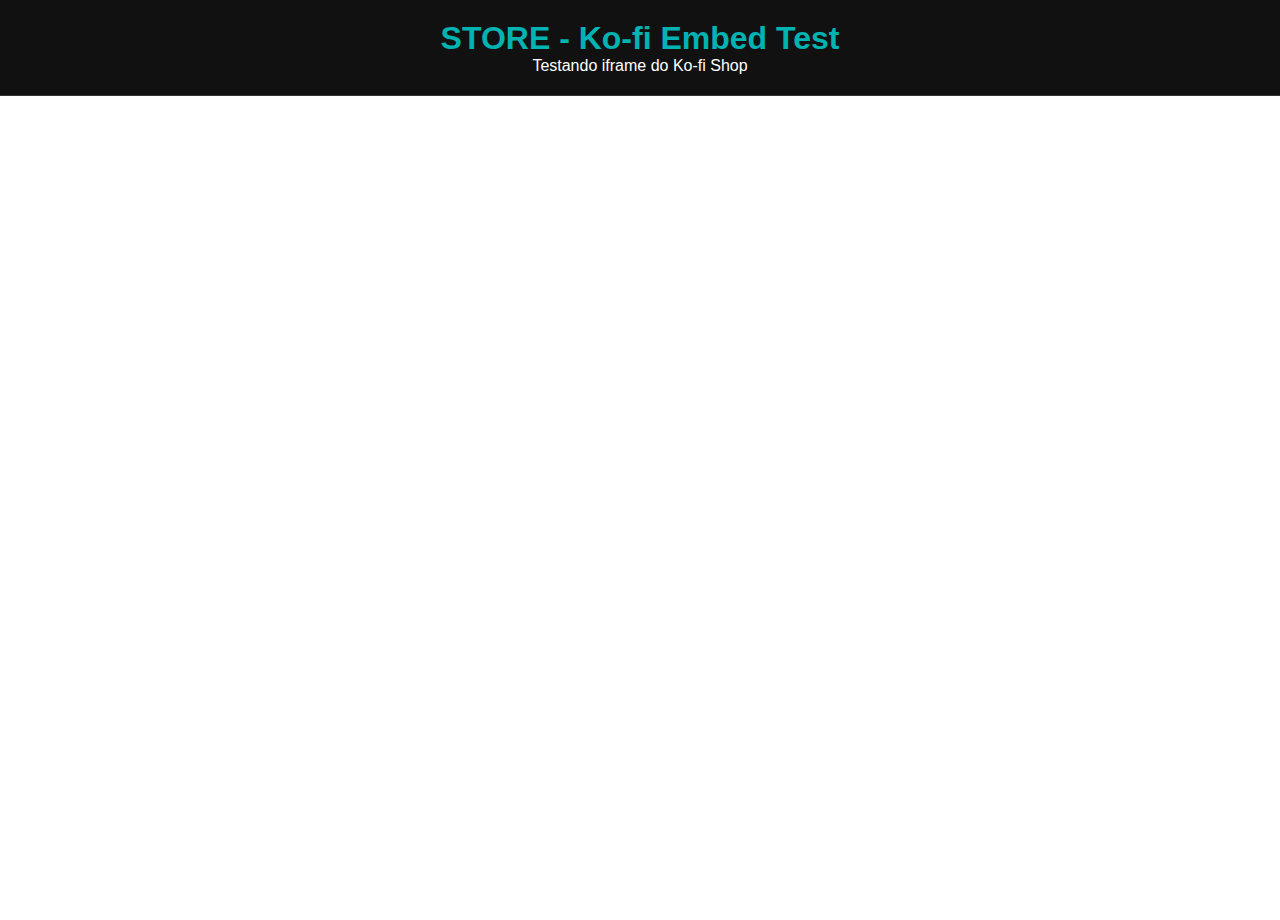
<file: pages/store-test.html>
<!DOCTYPE html>
<html lang="en">
<head>
  <meta charset="UTF-8">
  <meta name="viewport" content="width=device-width, initial-scale=1.0">
  <title>Store Test | Ko-fi Embed</title>
  <style>
    * {
      margin: 0;
      padding: 0;
      box-sizing: border-box;
    }
    body {
      font-family: Arial, sans-serif;
      background: #0a0a0a;
      color: #fff;
    }
    .header {
      background: #111;
      padding: 20px;
      text-align: center;
      border-bottom: 1px solid #333;
    }
    .header h1 {
      color: #00b3b3;
    }
    .store-container {
      width: 100%;
      min-height: calc(100vh - 80px);
      background: #fff;
    }
    .store-iframe {
      width: 100%;
      height: calc(100vh - 80px);
      border: none;
      background: #fff;
    }
    .error-msg {
      display: none;
      padding: 40px;
      text-align: center;
      background: #1a1a1a;
    }
    .error-msg h2 {
      color: #ff6b6b;
      margin-bottom: 15px;
    }
    .error-msg p {
      color: #888;
    }
  </style>
</head>
<body>

  <div class="header">
    <h1>STORE - Ko-fi Embed Test</h1>
    <p>Testando iframe do Ko-fi Shop</p>
  </div>

  <div class="store-container">
    <iframe
      class="store-iframe"
      src="https://ko-fi.com/ltdigitais/shop"
      title="Ko-fi Shop"
      loading="lazy"
      allow="payment"
    ></iframe>
  </div>

  <div class="error-msg" id="errorMsg">
    <h2>Iframe Bloqueado</h2>
    <p>Ko-fi não permite embed. Vamos usar Gumroad.</p>
  </div>

  <script>
    // Detectar se iframe foi bloqueado
    const iframe = document.querySelector('.store-iframe');
    iframe.onerror = function() {
      document.getElementById('errorMsg').style.display = 'block';
      iframe.style.display = 'none';
    };
  </script>

</body>
</html>
</file>
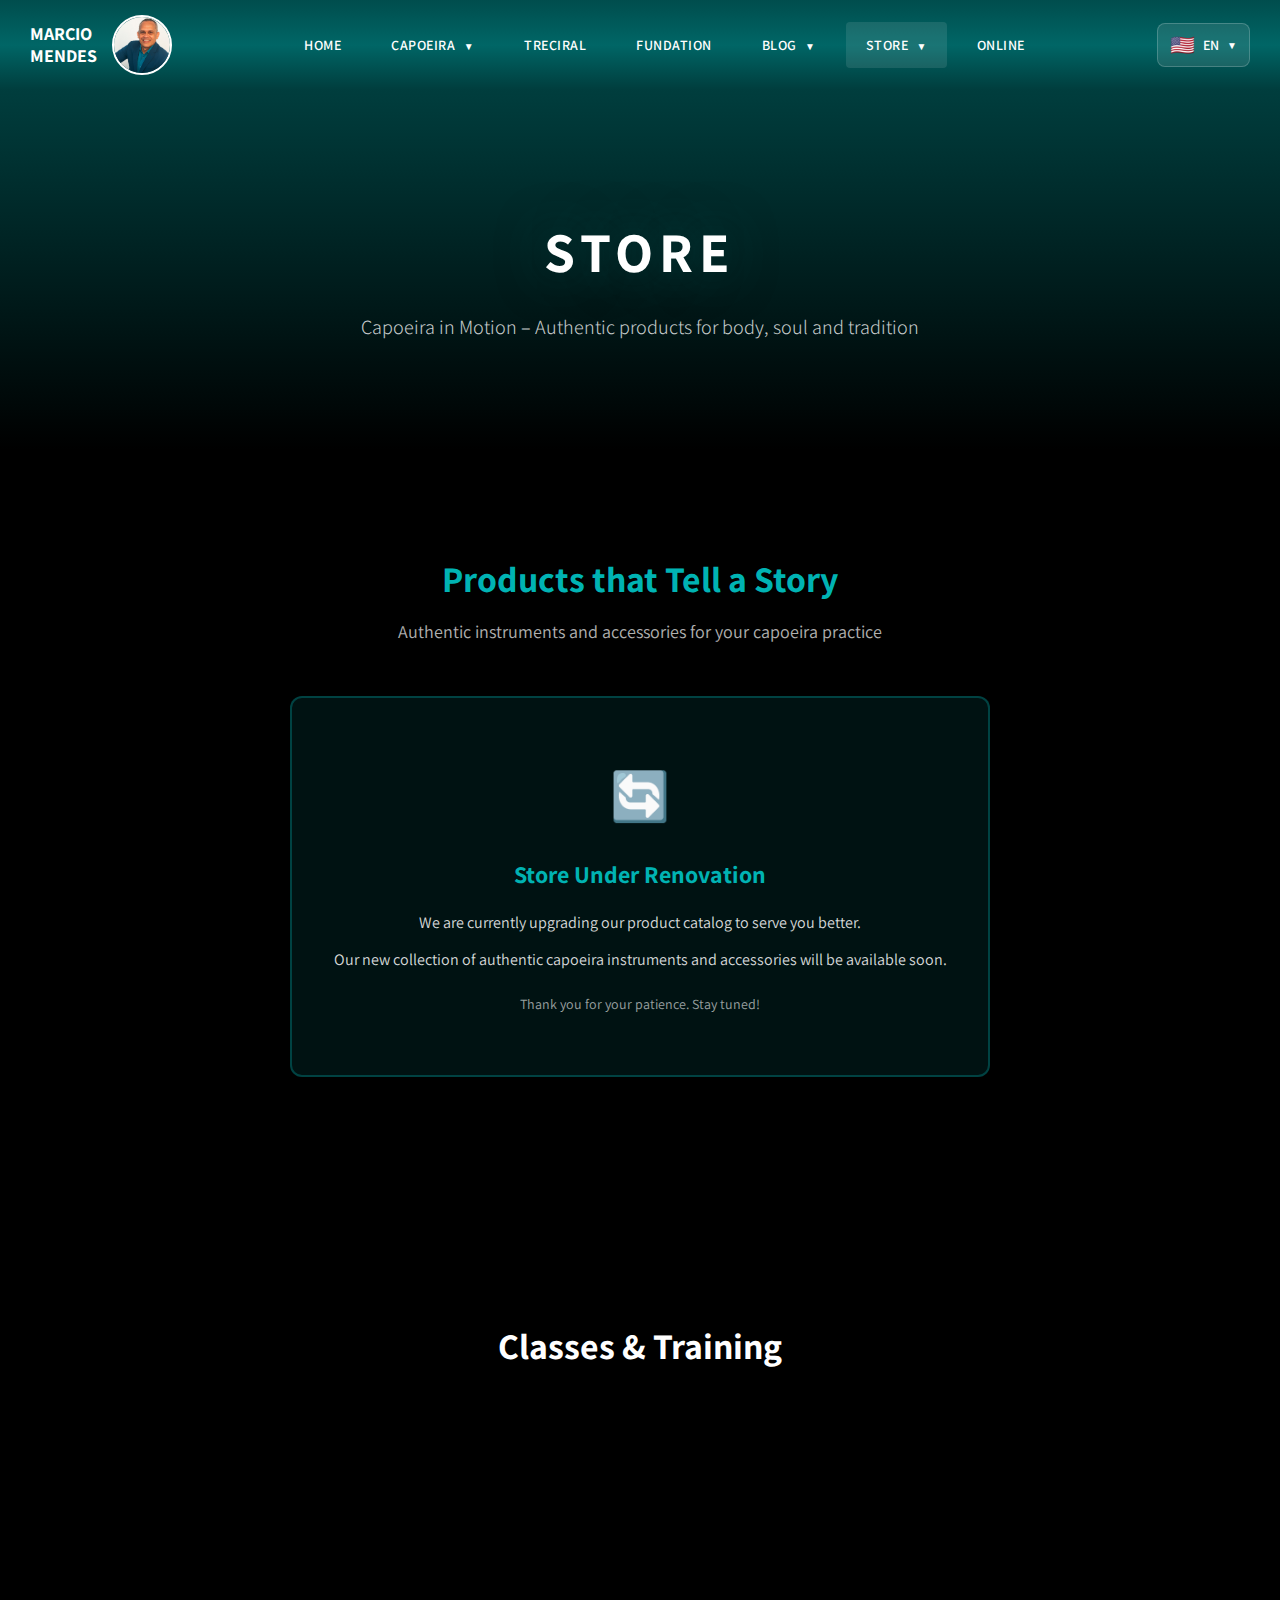
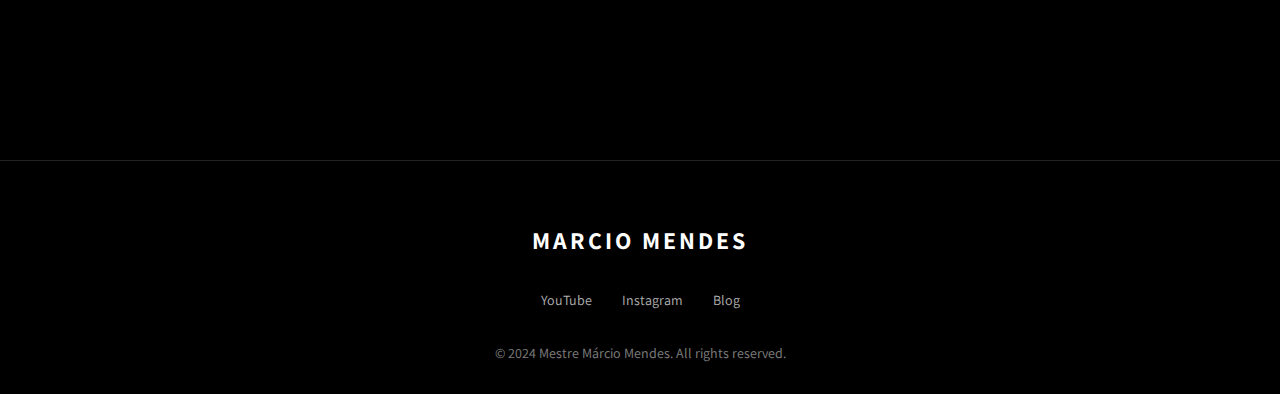
<file: pages/store.html>
<!DOCTYPE html>
<html lang="en">
<head>
  <meta charset="UTF-8">
  <link rel="icon" href="/favicon.ico" type="image/x-icon">
  <link rel="apple-touch-icon" href="/images/favicon-192.png">
  <meta name="viewport" content="width=device-width, initial-scale=1.0">

  <!-- SEO Meta Tags -->
  <title>Márcio Mendes Store | Capoeira Classes, TRECIRAL & Meditation Toronto</title>
  <meta name="description" content="Join Capoeira, Meditation, Stretching, and TRECIRAL classes with Mestre Márcio Mendes in Toronto. Authentic capoeira instruments and training programs.">
  <meta name="keywords" content="Márcio Mendes classes, Capoeira classes Toronto, TRECIRAL classes, meditation Toronto, stretching classes, capoeira instruments, berimbau, capoeira training">
  <meta name="author" content="Márcio Mendes">
  <meta name="robots" content="index, follow">
  <link rel="canonical" href="https://marciomendes.ca/pages/store.html">

  <!-- Open Graph -->
  <meta property="og:type" content="website">
  <meta property="og:url" content="https://marciomendes.ca/pages/store.html">
  <meta property="og:title" content="Márcio Mendes Store | Classes & Training">
  <meta property="og:description" content="Capoeira, Meditation, Stretching, and TRECIRAL classes with Mestre Márcio Mendes in Toronto.">
  <meta property="og:image" content="https://marciomendes.ca/images/marcio-profile.jpg">
  <meta property="og:site_name" content="Márcio Mendes">

  <!-- Twitter Card -->
  <meta name="twitter:card" content="summary_large_image">
  <meta name="twitter:title" content="Márcio Mendes Store | Classes & Training">
  <meta name="twitter:description" content="Join classes with Mestre Márcio Mendes in Toronto.">

  <link rel="preconnect" href="https://fonts.googleapis.com">
  <link rel="preconnect" href="https://fonts.gstatic.com" crossorigin>
  <link href="https://fonts.googleapis.com/css2?family=Assistant:wght@300;400;600;700&display=swap" rel="stylesheet">
  <link rel="stylesheet" href="../css/style.css">
  <link rel="stylesheet" href="../css/pages.css">
</head>
<body>

  <!-- Header -->
  <header class="header">
    <div class="header-container">
      <a href="../index.html" class="logo">
        <span class="logo-text"><span class="notranslate">MARCIO<br>MENDES</span></span>
        <div class="logo-image">
          <img src="../images/marcio-profile.jpg" alt="Mestre Márcio Mendes">
        </div>
      </a>

      <nav class="nav">
        <ul class="nav-menu">
          <li><a href="../index.html">HOME</a></li>
          <li class="has-submenu">
            <a href="capoeira.html">CAPOEIRA <span class="arrow">▼</span></a>
            <ul class="submenu">
              <li><a href="capoeira.html">About Capoeira</a></li>
              <li><a href="muiraquita.html">Muiraquitã Capoeira</a></li>
              <li><a href="capoeira-angola.html">Capoeira Angola</a></li>
            </ul>
          </li>
          <li><a href="treciral.html">TRECIRAL</a></li>
          <li><a href="fundation.html">FUNDATION</a></li>
          <li class="has-submenu">
            <a href="authors-works.html">BLOG <span class="arrow">▼</span></a>
            <ul class="submenu">
              <li><a href="authors-works.html">Author's Works</a></li>
              <li><a href="blog.html">Blog Marcio</a></li>
            </ul>
          </li>
          <li class="has-submenu">
            <a href="store.html" class="active">STORE <span class="arrow">▼</span></a>
            <ul class="submenu">
              <li><a href="store.html">Products</a></li>
              <li><a href="capoeira-class.html">Capoeira Class</a></li>
              <li><a href="meditation-class.html">Meditation Class</a></li>
              <li><a href="stretching-class.html">Stretching Class</a></li>
            </ul>
          </li>
          <li><a href="curso-exemplo.html">ONLINE</a></li>
        </ul>
      </nav>

      <!-- Language Selector Dropdown -->
      <div class="language-dropdown">
        <button class="lang-dropdown-btn" onclick="toggleLangDropdown()">
          <span class="current-lang-flag">🇺🇸</span>
          <span class="current-lang-text">EN</span>
          <span class="lang-arrow">▼</span>
        </button>
<div class="lang-dropdown-menu" id="langMenu">          <button class="lang-option" onclick="selectLanguage('en', '🇺🇸', 'EN')">            <span class="lang-flag">🇺🇸</span>            <span class="lang-name">English</span>          </button>          <button class="lang-option" onclick="selectLanguage('pt', '🇧🇷', 'PT')">            <span class="lang-flag">🇧🇷</span>            <span class="lang-name">Português</span>          </button>          <button class="lang-option" onclick="selectLanguage('es', '🇪🇸', 'ES')">            <span class="lang-flag">🇪🇸</span>            <span class="lang-name">Español</span>          </button>          <button class="lang-option" onclick="selectLanguage('fr', '🇫🇷', 'FR')">            <span class="lang-flag">🇫🇷</span>            <span class="lang-name">Français</span>          </button>          <button class="lang-option" onclick="selectLanguage('de', '🇩🇪', 'DE')">            <span class="lang-flag">🇩🇪</span>            <span class="lang-name">Deutsch</span>          </button>          <button class="lang-option" onclick="selectLanguage('it', '🇮🇹', 'IT')">            <span class="lang-flag">🇮🇹</span>            <span class="lang-name">Italiano</span>          </button>          <button class="lang-option" onclick="selectLanguage('ja', '🇯🇵', 'JA')">            <span class="lang-flag">🇯🇵</span>            <span class="lang-name">日本語</span>          </button>          <button class="lang-option" onclick="selectLanguage('ko', '🇰🇷', 'KO')">            <span class="lang-flag">🇰🇷</span>            <span class="lang-name">한국어</span>          </button>          <button class="lang-option" onclick="selectLanguage('zh-CN', '🇨🇳', 'ZH')">            <span class="lang-flag">🇨🇳</span>            <span class="lang-name">中文</span>          </button>          <button class="lang-option" onclick="selectLanguage('ar', '🇸🇦', 'AR')">            <span class="lang-flag">🇸🇦</span>            <span class="lang-name">العربية</span>          </button>          <button class="lang-option" onclick="selectLanguage('ru', '🇷🇺', 'RU')">            <span class="lang-flag">🇷🇺</span>            <span class="lang-name">Русский</span>          </button>          <button class="lang-option" onclick="selectLanguage('hi', '🇮🇳', 'HI')">            <span class="lang-flag">🇮🇳</span>            <span class="lang-name">हिन्दी</span>          </button>          <button class="lang-option" onclick="selectLanguage('tr', '🇹🇷', 'TR')">            <span class="lang-flag">🇹🇷</span>            <span class="lang-name">Türkçe</span>          </button>          <button class="lang-option" onclick="selectLanguage('nl', '🇳🇱', 'NL')">            <span class="lang-flag">🇳🇱</span>            <span class="lang-name">Nederlands</span>          </button>          <button class="lang-option" onclick="selectLanguage('pl', '🇵🇱', 'PL')">            <span class="lang-flag">🇵🇱</span>            <span class="lang-name">Polski</span>          </button>          <button class="lang-option" onclick="selectLanguage('vi', '🇻🇳', 'VI')">            <span class="lang-flag">🇻🇳</span>            <span class="lang-name">Tiếng Việt</span>          </button>          <button class="lang-option" onclick="selectLanguage('id', '🇮🇩', 'ID')">            <span class="lang-flag">🇮🇩</span>            <span class="lang-name">Bahasa Indonesia</span>          </button>        </div>
      </div>

      <button class="mobile-menu-btn" onclick="toggleMobileMenu()">
        <span></span>
        <span></span>
        <span></span>
      </button>
    </div>
  </header>

  <!-- Page Hero -->
  <section class="page-hero">
    <div class="page-hero-content">
      <h1 class="animate-fadeIn">STORE</h1>
      <p class="animate-fadeIn">Capoeira in Motion – Authentic products for body, soul and tradition</p>
    </div>
  </section>

  <!-- Products - Under Construction -->
  <section class="section store-section">
    <div class="container">
      <div class="store-header animate-fadeIn">
        <h2>Products that Tell a Story</h2>
        <p>Authentic instruments and accessories for your capoeira practice</p>
      </div>

      <!-- Migration Notice -->
      <div class="migration-notice animate-fadeInUp" style="text-align: center; padding: 60px 30px; background: rgba(0, 179, 179, 0.1); border: 2px solid rgba(0, 179, 179, 0.3); border-radius: 12px; margin: 40px auto; max-width: 700px;">
        <div style="font-size: 48px; margin-bottom: 20px;">🔄</div>
        <h3 style="color: #00b3b3; font-size: 24px; margin-bottom: 15px;">Store Under Renovation</h3>
        <p style="font-size: 16px; line-height: 1.7; color: rgba(255,255,255,0.85); margin-bottom: 10px;">
          We are currently upgrading our product catalog to serve you better.
        </p>
        <p style="font-size: 16px; line-height: 1.7; color: rgba(255,255,255,0.85); margin-bottom: 20px;">
          Our new collection of authentic capoeira instruments and accessories will be available soon.
        </p>
        <p style="font-size: 14px; color: rgba(255,255,255,0.6);">
          Thank you for your patience. Stay tuned!
        </p>
      </div>
    </div>
  </section>

  <!-- Classes Section -->
  <section class="section benefits">
    <div class="container">
      <h2 class="section-title text-center animate-fadeIn">Classes & Training</h2>
      <div class="benefits-grid">
        <div class="benefit-card animate-fadeInUp">
          <div class="benefit-icon">🥋</div>
          <h3>Capoeira Class</h3>
          <p>Learn capoeira with Mestre Márcio</p>
          <a href="javascript:void(0)" onclick="openComingSoonPopup()" class="btn-buy" style="margin-top: 15px;">Join Class</a>
        </div>
        <div class="benefit-card animate-fadeInUp" style="animation-delay: 0.1s">
          <div class="benefit-icon">🧘</div>
          <h3>Meditation Class</h3>
          <p>Deep meditation and mindfulness</p>
          <a href="javascript:void(0)" onclick="openComingSoonPopup()" class="btn-buy" style="margin-top: 15px;">Join Class</a>
        </div>
        <div class="benefit-card animate-fadeInUp" style="animation-delay: 0.2s">
          <div class="benefit-icon">🤸</div>
          <h3>Stretching Class</h3>
          <p>Flexibility and body awareness</p>
          <a href="javascript:void(0)" onclick="openComingSoonPopup()" class="btn-buy" style="margin-top: 15px;">Join Class</a>
        </div>
        <div class="benefit-card animate-fadeInUp" style="animation-delay: 0.3s">
          <div class="benefit-icon">✨</div>
          <h3>TRECIRAL</h3>
          <p>Complete mind-body integration</p>
          <a href="javascript:void(0)" onclick="openComingSoonPopup()" class="btn-buy" style="margin-top: 15px;">Join Class</a>
        </div>
      </div>
    </div>
  </section>

  <!-- Coming Soon Popup -->
  <div id="comingSoonPopup" class="popup-overlay" style="display: none; position: fixed; top: 0; left: 0; width: 100%; height: 100%; background: rgba(0,0,0,0.85); z-index: 9999; justify-content: center; align-items: center;">
    <div class="popup-content" style="background: linear-gradient(135deg, #0a1a1a 0%, #1a2a2a 100%); border: 2px solid #00b3b3; border-radius: 16px; padding: 40px; max-width: 500px; margin: 20px; text-align: center; position: relative; box-shadow: 0 20px 60px rgba(0,179,179,0.3);">
      <button onclick="closeComingSoonPopup()" style="position: absolute; top: 15px; right: 20px; background: none; border: none; color: #fff; font-size: 28px; cursor: pointer; opacity: 0.7; transition: opacity 0.3s;">&times;</button>
      <div style="font-size: 64px; margin-bottom: 20px;">🎬</div>
      <h3 style="color: #00b3b3; font-size: 28px; margin-bottom: 15px; font-weight: 700;">Online Classes Coming Soon!</h3>
      <p style="font-size: 17px; line-height: 1.8; color: rgba(255,255,255,0.9); margin-bottom: 15px;">
        We're currently recording <strong>exclusive content</strong> with Mestre Márcio Mendes.
      </p>
      <p style="font-size: 16px; line-height: 1.7; color: rgba(255,255,255,0.8); margin-bottom: 20px;">
        Soon you'll be able to learn <strong style="color: #00b3b3;">Capoeira, Meditation, Stretching, and TRECIRAL</strong> from anywhere in the world — at your own pace.
      </p>
      <div style="background: rgba(0,179,179,0.15); border-radius: 10px; padding: 15px; margin-bottom: 25px;">
        <p style="font-size: 14px; color: rgba(255,255,255,0.7); margin: 0;">
          🔔 Be the first to know! Follow us on social media for updates.
        </p>
      </div>
      <button onclick="closeComingSoonPopup()" style="background: linear-gradient(135deg, #00b3b3, #008080); color: #fff; border: none; padding: 14px 40px; border-radius: 8px; font-size: 16px; font-weight: 600; cursor: pointer; transition: transform 0.3s, box-shadow 0.3s;">Got it!</button>
    </div>
  </div>

  <script>
    function openComingSoonPopup() {
      document.getElementById('comingSoonPopup').style.display = 'flex';
      document.body.style.overflow = 'hidden';
    }
    function closeComingSoonPopup() {
      document.getElementById('comingSoonPopup').style.display = 'none';
      document.body.style.overflow = 'auto';
    }
    document.getElementById('comingSoonPopup').addEventListener('click', function(e) {
      if (e.target === this) closeComingSoonPopup();
    });
  </script>

  <!-- Footer -->
  <footer class="footer">
    <div class="container">
      <div class="footer-content">
        <div class="footer-logo">
          <span><span class="notranslate">MARCIO MENDES</span></span>
        </div>
        <div class="footer-links">
          <a href="https://www.youtube.com/@MarcioCapuera" target="_blank">YouTube</a>
          <a href="https://www.instagram.com/mestre_marcio_mendes/" target="_blank">Instagram</a>
          <a href="https://marciomendes.ca/pages/blog.html">Blog</a>
        </div>
        <div class="footer-copy">
          <p>&copy; 2024 Mestre Márcio Mendes. All rights reserved.</p>
        </div>
      </div>
    </div>
  </footer>

  <div id="google_translate_element" style="display:none;"></div>
  <script src="../js/main.js"></script>
  <script>
    function googleTranslateElementInit() {
      new google.translate.TranslateElement({
        pageLanguage: 'en',
        includedLanguages: 'en,pt,es,fr,de,it,ja,ko,zh-CN,ar,ru,hi,tr,nl,pl,vi,id',
        autoDisplay: false
      }, 'google_translate_element');
    }
  </script>
  <script src="//translate.google.com/translate_a/element.js?cb=googleTranslateElementInit"></script>
  <button class="back-to-top" onclick="scrollToTop()" title="Back to top">▲</button>
</body>
</html>
</file>
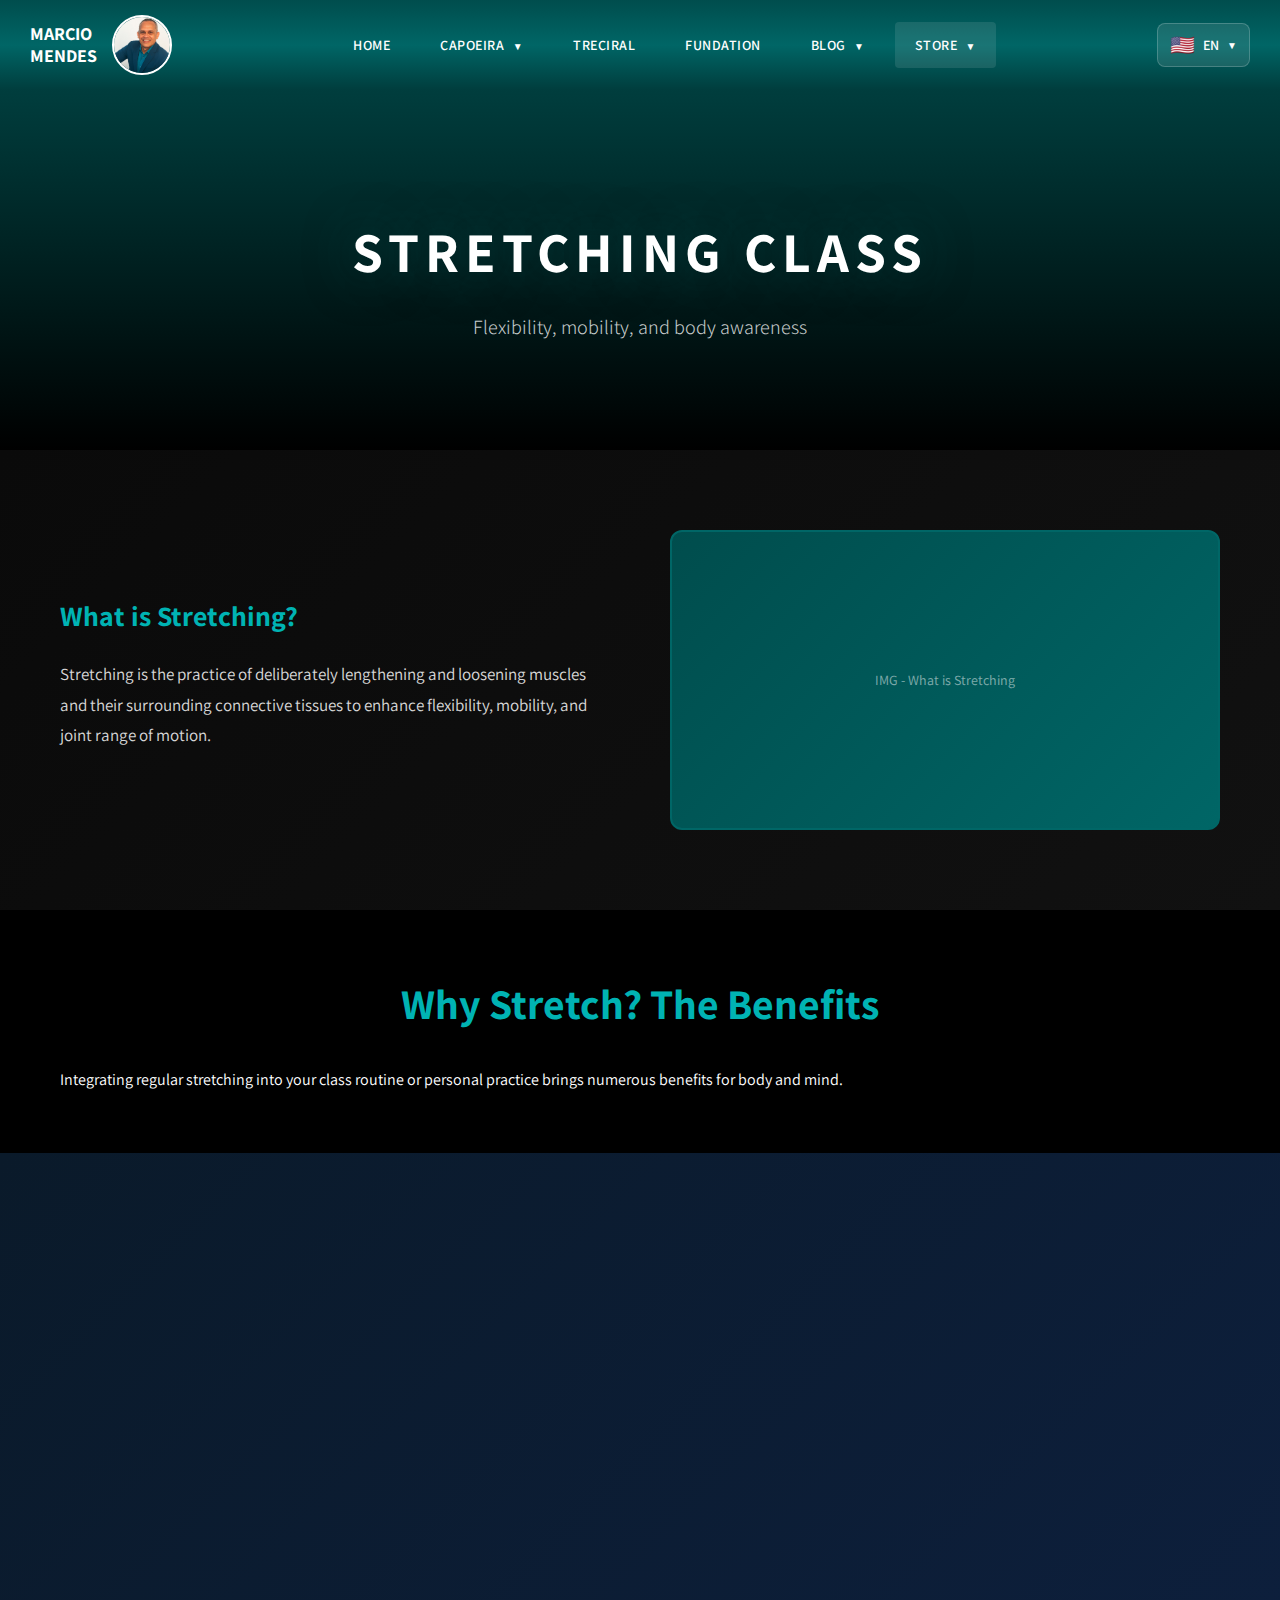
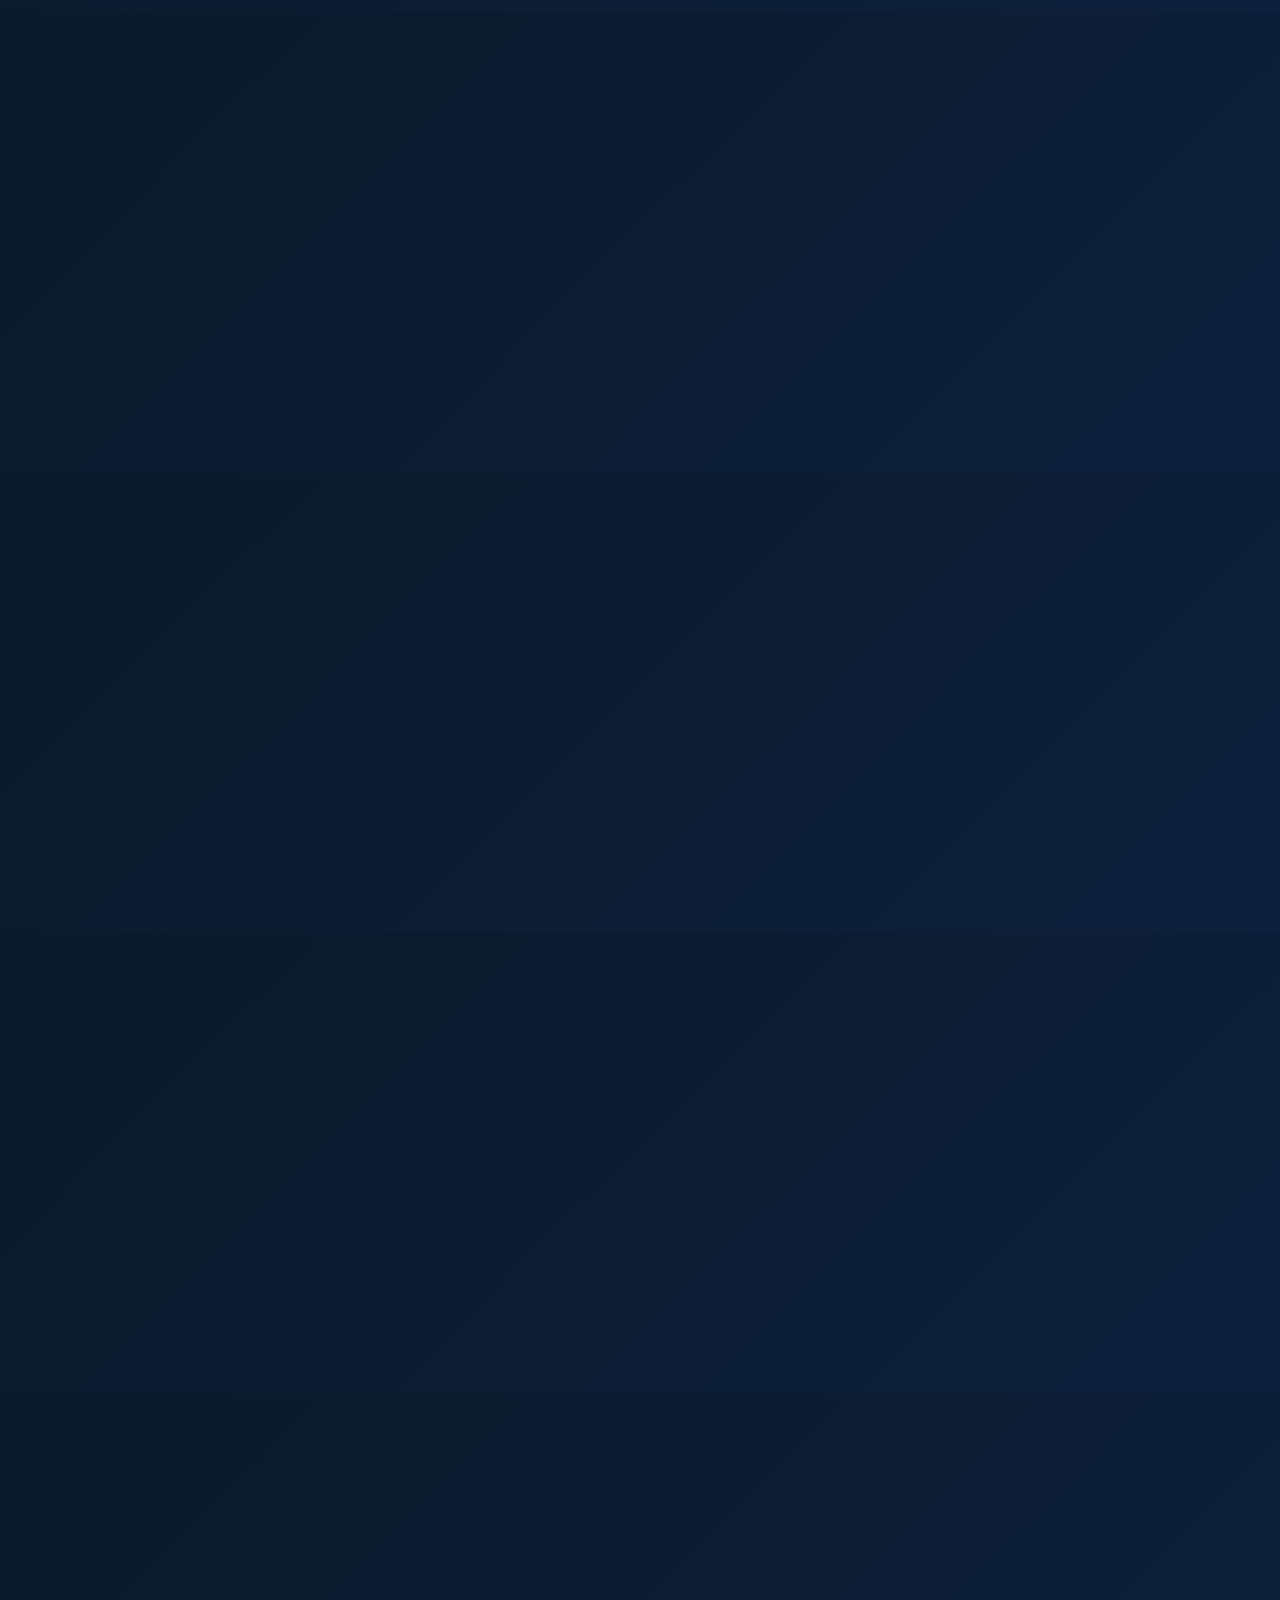
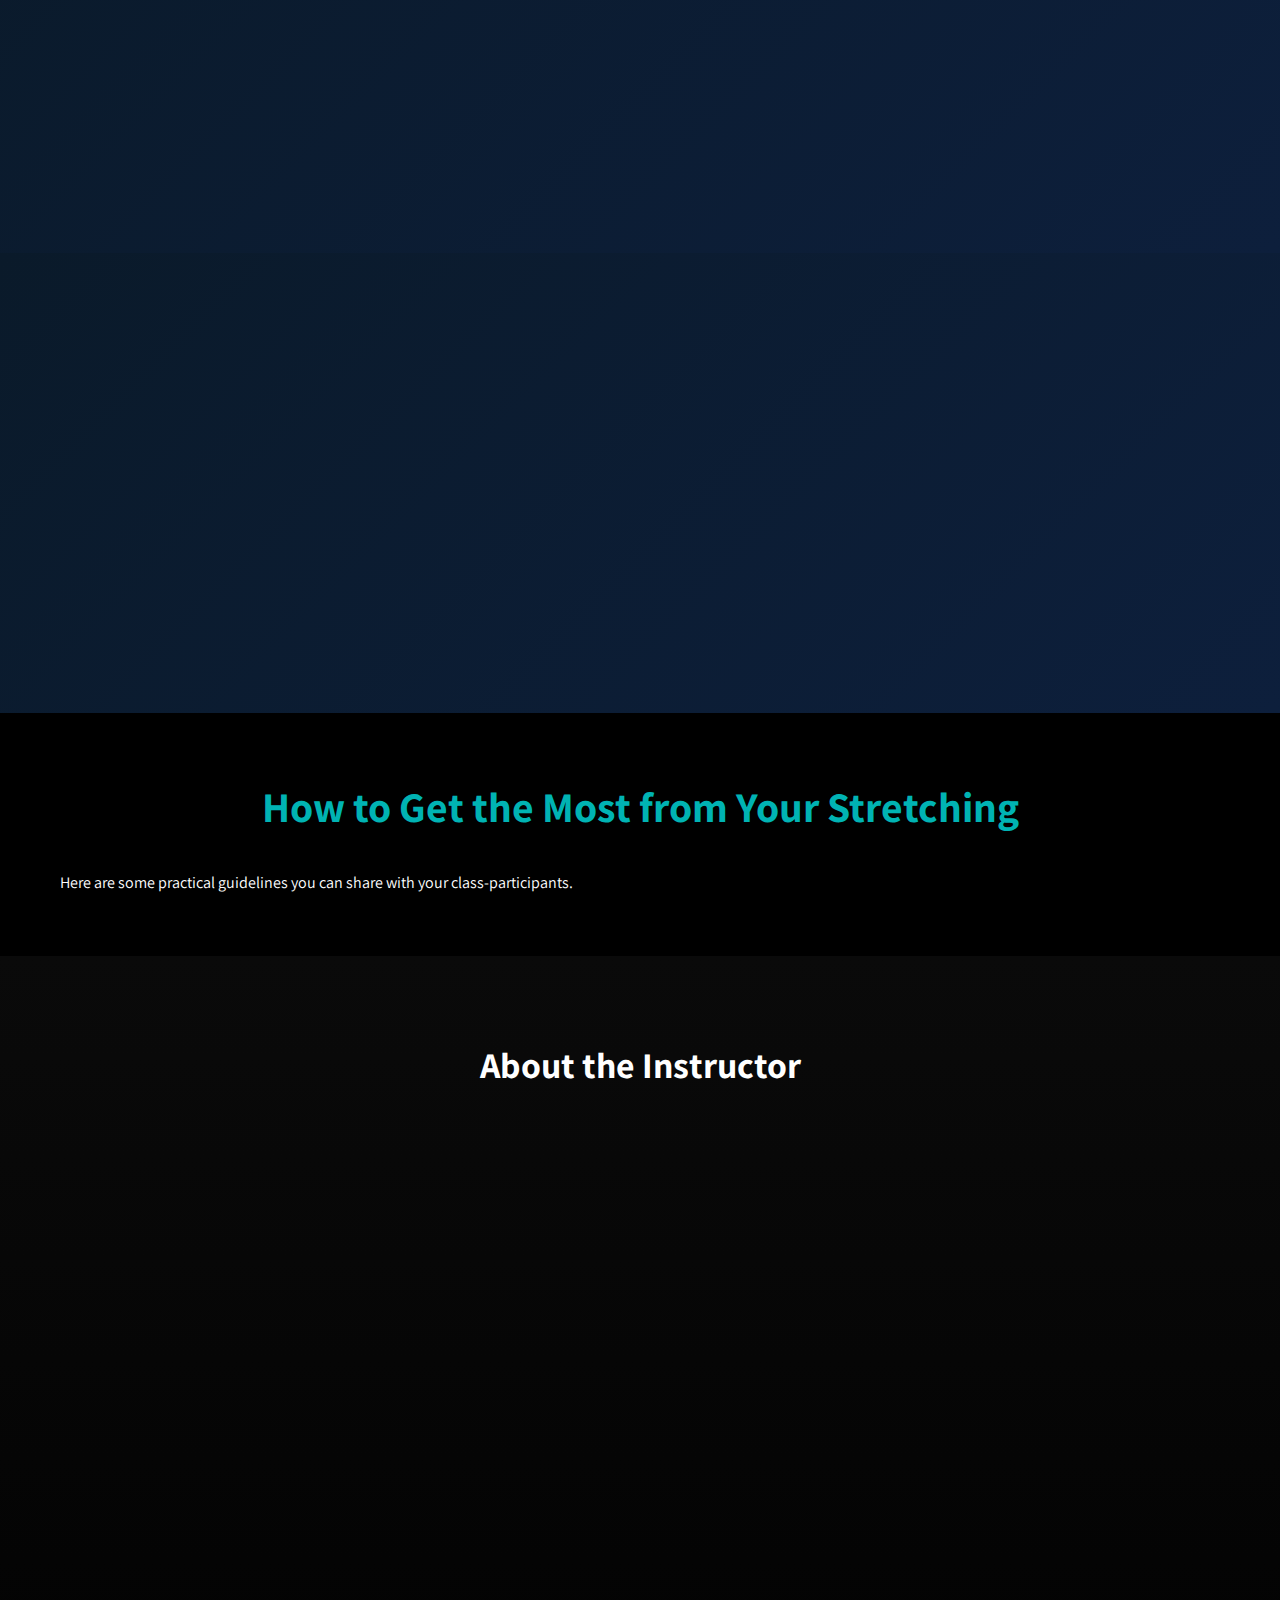
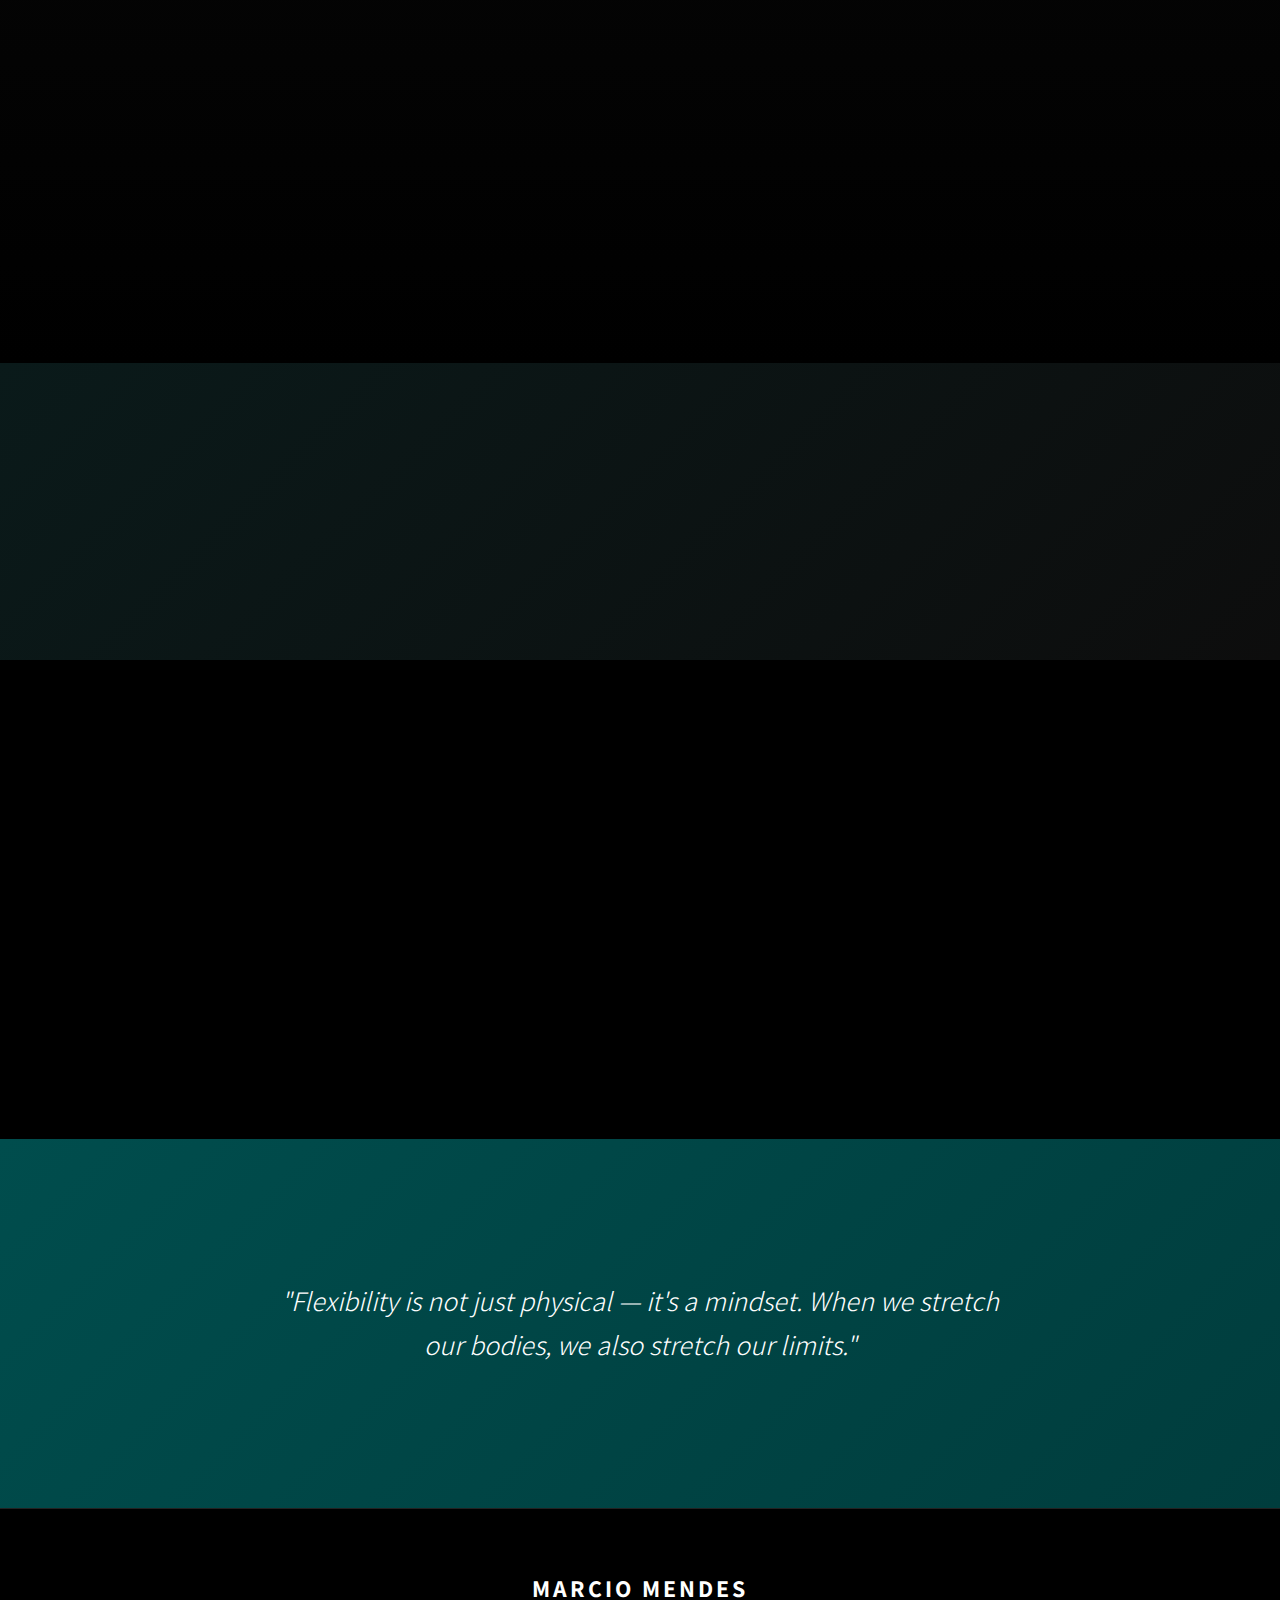
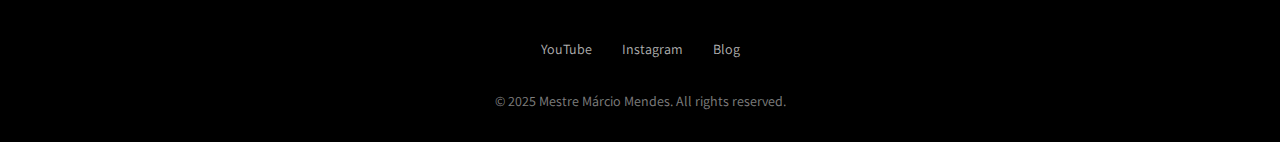
<file: pages/stretching-class.html>
<!DOCTYPE html>
<html lang="en">
<head>
  <meta charset="UTF-8">
  <meta name="viewport" content="width=device-width, initial-scale=1.0">
  <title>Stretching Class | Mestre Márcio Mendes</title>
  <meta name="description" content="Stretching Classes with Mestre Márcio Mendes - Improve flexibility, mobility, and well-being.">
  <link rel="preconnect" href="https://fonts.googleapis.com">
  <link rel="preconnect" href="https://fonts.gstatic.com" crossorigin>
  <link href="https://fonts.googleapis.com/css2?family=Assistant:wght@300;400;600;700&display=swap" rel="stylesheet">
  <link rel="stylesheet" href="../css/style.css">
  <link rel="stylesheet" href="../css/pages.css">
</head>
<body>

  <!-- Header -->
  <header class="header">
    <div class="header-container">
      <a href="../index.html" class="logo">
        <span class="logo-text"><span class="notranslate">MARCIO<br>MENDES</span></span>
        <div class="logo-image">
          <img src="../images/marcio-profile.jpg" alt="Mestre Márcio Mendes">
        </div>
      </a>

      <nav class="nav">
        <ul class="nav-menu">
          <li><a href="../index.html">HOME</a></li>
          <li class="has-submenu">
            <a href="capoeira.html">CAPOEIRA <span class="arrow">▼</span></a>
            <ul class="submenu">
              <li><a href="capoeira.html">About Capoeira</a></li>
              <li><a href="muiraquita.html">Muiraquitã Capoeira</a></li>
              <li><a href="capoeira-angola.html">Capoeira Angola</a></li>
            </ul>
          </li>
          <li><a href="treciral.html">TRECIRAL</a></li>
          <li><a href="fundation.html">FUNDATION</a></li>
          <li class="has-submenu">
            <a href="authors-works.html">BLOG <span class="arrow">▼</span></a>
            <ul class="submenu">
              <li><a href="authors-works.html">Author's Works</a></li>
              <li><a href="blog.html">Blog Marcio</a></li>
            </ul>
          </li>
          <li class="has-submenu">
            <a href="store.html" class="active">STORE <span class="arrow">▼</span></a>
            <ul class="submenu">
              <li><a href="store.html">Products</a></li>
              <li><a href="capoeira-class.html">Capoeira Class</a></li>
              <li><a href="meditation-class.html">Meditation Class</a></li>
              <li><a href="stretching-class.html">Stretching Class</a></li>
            </ul>
          </li>
        </ul>
      </nav>

      <!-- Language Selector Dropdown -->
      <div class="language-dropdown">
        <button class="lang-dropdown-btn" onclick="toggleLangDropdown()">
          <span class="current-lang-flag">🇺🇸</span>
          <span class="current-lang-text">EN</span>
          <span class="lang-arrow">▼</span>
        </button>
        <div class="lang-dropdown-menu" id="langMenu">
          <button class="lang-option" onclick="selectLanguage('en', '🇺🇸', 'EN')">
            <span class="lang-flag">🇺🇸</span>
            <span class="lang-name">English</span>
          </button>
          <button class="lang-option" onclick="selectLanguage('pt', '🇧🇷', 'PT')">
            <span class="lang-flag">🇧🇷</span>
            <span class="lang-name">Português</span>
          </button>
          <button class="lang-option" onclick="selectLanguage('es', '🇪🇸', 'ES')">
            <span class="lang-flag">🇪🇸</span>
            <span class="lang-name">Español</span>
          </button>
          <button class="lang-option" onclick="selectLanguage('fr', '🇫🇷', 'FR')">
            <span class="lang-flag">🇫🇷</span>
            <span class="lang-name">Français</span>
          </button>
          <button class="lang-option" onclick="selectLanguage('de', '🇩🇪', 'DE')">
            <span class="lang-flag">🇩🇪</span>
            <span class="lang-name">Deutsch</span>
          </button>
          <button class="lang-option" onclick="selectLanguage('it', '🇮🇹', 'IT')">
            <span class="lang-flag">🇮🇹</span>
            <span class="lang-name">Italiano</span>
          </button>
          <button class="lang-option" onclick="selectLanguage('ja', '🇯🇵', 'JA')">
            <span class="lang-flag">🇯🇵</span>
            <span class="lang-name">日本語</span>
          </button>
          <button class="lang-option" onclick="selectLanguage('ko', '🇰🇷', 'KO')">
            <span class="lang-flag">🇰🇷</span>
            <span class="lang-name">한국어</span>
          </button>
          <button class="lang-option" onclick="selectLanguage('zh-CN', '🇨🇳', 'ZH')">
            <span class="lang-flag">🇨🇳</span>
            <span class="lang-name">中文</span>
          </button>
          <button class="lang-option" onclick="selectLanguage('ar', '🇸🇦', 'AR')">
            <span class="lang-flag">🇸🇦</span>
            <span class="lang-name">العربية</span>
          </button>
        </div>
      </div>

      <button class="mobile-menu-btn" onclick="toggleMobileMenu()">
        <span></span>
        <span></span>
        <span></span>
      </button>
    </div>
  </header>

  <!-- Page Hero -->
  <section class="page-hero">
    <div class="page-hero-content">
      <h1 class="animate-fadeIn">STRETCHING CLASS</h1>
      <p class="animate-fadeIn">Flexibility, mobility, and body awareness</p>
    </div>
  </section>

  <!-- What is Stretching - Image RIGHT -->
  <section class="section benefit-section dark-bg">
    <div class="container">
      <div class="benefit-row reverse animate-fadeInUp">
        <div class="benefit-image">
          <div class="placeholder-image">IMG - What is Stretching</div>
        </div>
        <div class="benefit-text">
          <h3>What is Stretching?</h3>
          <p>Stretching is the practice of deliberately lengthening and loosening muscles and their surrounding connective tissues to enhance flexibility, mobility, and joint range of motion.</p>
        </div>
      </div>
    </div>
  </section>

  <!-- Why Stretch Title -->
  <section class="section key-benefits-title">
    <div class="container">
      <h2 class="big-title animate-fadeIn">Why Stretch? The Benefits</h2>
      <p class="benefits-intro animate-fadeIn">Integrating regular stretching into your class routine or personal practice brings numerous benefits for body and mind.</p>
    </div>
  </section>

  <!-- Benefit 1: Flexibility - Image LEFT -->
  <section class="section benefit-section blue-gradient-bg">
    <div class="container">
      <div class="benefit-row animate-fadeInUp">
        <div class="benefit-image">
          <div class="placeholder-image">IMG - Flexibility</div>
        </div>
        <div class="benefit-text">
          <h3>Improved Flexibility and Range of Motion</h3>
          <p>When muscles and joints become more supple, you'll enjoy a broader, freer range of movement.</p>
        </div>
      </div>
    </div>
  </section>

  <!-- Benefit 2: Performance - Image RIGHT -->
  <section class="section benefit-section blue-gradient-bg">
    <div class="container">
      <div class="benefit-row reverse animate-fadeInUp">
        <div class="benefit-image">
          <div class="placeholder-image">IMG - Performance</div>
        </div>
        <div class="benefit-text">
          <h3>Better Performance & Movement Quality</h3>
          <p>Stretching allows muscles to operate more smoothly and joints to move with less restriction.</p>
        </div>
      </div>
    </div>
  </section>

  <!-- Benefit 3: Injury Prevention - Image LEFT -->
  <section class="section benefit-section blue-gradient-bg">
    <div class="container">
      <div class="benefit-row animate-fadeInUp">
        <div class="benefit-image">
          <div class="placeholder-image">IMG - Injury Prevention</div>
        </div>
        <div class="benefit-text">
          <h3>Reduced Risk of Injury & Muscular Imbalance</h3>
          <p>Regular stretching helps keep muscles elongated and balanced.</p>
        </div>
      </div>
    </div>
  </section>

  <!-- Benefit 4: Circulation - Image RIGHT -->
  <section class="section benefit-section blue-gradient-bg">
    <div class="container">
      <div class="benefit-row reverse animate-fadeInUp">
        <div class="benefit-image">
          <div class="placeholder-image">IMG - Circulation</div>
        </div>
        <div class="benefit-text">
          <h3>Better Circulation, Movement Efficiency & Recovery</h3>
          <p>Stretching promotes blood flow to muscles and tends to ease stiffness.</p>
        </div>
      </div>
    </div>
  </section>

  <!-- Benefit 5: Posture - Image LEFT -->
  <section class="section benefit-section blue-gradient-bg">
    <div class="container">
      <div class="benefit-row animate-fadeInUp">
        <div class="benefit-image">
          <div class="placeholder-image">IMG - Posture</div>
        </div>
        <div class="benefit-text">
          <h3>Improved Posture, Comfort and Well-Being</h3>
          <p>Tight muscles often pull joints out of alignment or restrict natural posture.</p>
        </div>
      </div>
    </div>
  </section>

  <!-- Benefit 6: Mental - Image RIGHT -->
  <section class="section benefit-section blue-gradient-bg">
    <div class="container">
      <div class="benefit-row reverse animate-fadeInUp">
        <div class="benefit-image">
          <div class="placeholder-image">IMG - Mental Benefits</div>
        </div>
        <div class="benefit-text">
          <h3>Mental and Emotional Benefits</h3>
          <p>Stretching gives you a chance to slow down, breathe, and connect with your body.</p>
        </div>
      </div>
    </div>
  </section>

  <!-- How to Get the Most Title -->
  <section class="section key-benefits-title">
    <div class="container">
      <h2 class="big-title animate-fadeIn">How to Get the Most from Your Stretching</h2>
      <p class="benefits-intro animate-fadeIn">Here are some practical guidelines you can share with your class-participants.</p>
    </div>
  </section>

  <!-- About the Instructor -->
  <section class="section instructor-section">
    <div class="container">
      <h2 class="section-title text-center animate-fadeIn">About the Instructor</h2>

      <!-- Instructor Row 1 - Image LEFT -->
      <div class="instructor-row animate-fadeInUp">
        <div class="instructor-image">
          <div class="placeholder-image">IMG MESTRE 1</div>
        </div>
        <div class="instructor-text">
          <h3>Mestre Márcio Mendes</h3>
          <p>Mestre Márcio Mendes is much more than a capoeira master — he is an educator, thinker, and a catalyst for social change.</p>
          <p>He founded TRECIRAL, an innovative technique that merges capoeira movements with deep stretching, emotology, meditation, and Afro-Brazilian dance.</p>
        </div>
      </div>

      <!-- Instructor Row 2 - Image RIGHT -->
      <div class="instructor-row reverse animate-fadeInUp">
        <div class="instructor-image">
          <div class="placeholder-image">IMG MESTRE 2</div>
        </div>
        <div class="instructor-text">
          <p>A philosophy and biology student, he offers insightful analyses of human behavior from social, political, and emotional perspectives through blog articles and YouTube content.</p>
          <p>In Toronto, he founded two capoeira schools, each offering a distinct style tailored to the unique needs and preferences of its students. As president of the International Capoeira Federation, Mestre Mendes is at the forefront of the global movement to have capoeira recognized as an Olympic sport.</p>
        </div>
      </div>
    </div>
  </section>

  <!-- Family Tribute -->
  <section class="section family-tribute">
    <div class="container">
      <div class="tribute-content animate-fadeInUp">
        <p class="tribute-text">Beyond his public achievements, Mestre Márcio is an unwavering source of inspiration in our lives. Growing up with his guidance has given us a broader, more compassionate view of the world. His constant support, encouragement, and wisdom have shaped who we are. We are endlessly grateful to have such a role model — a father whose presence and principles continue to guide and uplift us every day.</p>
      </div>
    </div>
  </section>

  <!-- Contributors -->
  <section class="section contributors">
    <div class="container">
      <div class="contributors-grid">
        <div class="contributor-card animate-fadeInUp">
          <div class="contributor-image">
            <div class="placeholder-image">IMG RAPHAEL</div>
          </div>
          <h3>Raphael Mendes</h3>
          <p>Canadian Army Forces (CAF), Capoeira, TRECIRAL trainee.</p>
        </div>
        <div class="contributor-card animate-fadeInUp" style="animation-delay: 0.2s">
          <div class="contributor-image">
            <div class="placeholder-image">IMG GABRIEL</div>
          </div>
          <h3>Gabriel Mendes</h3>
          <p>High School student, Football player, Capoeira and TRECIRAL trainee.</p>
        </div>
      </div>
    </div>
  </section>

  <!-- Quote -->
  <section class="section essence">
    <div class="container">
      <div class="essence-content animate-fadeIn">
        <blockquote>
          "Flexibility is not just physical — it's a mindset. When we stretch our bodies, we also stretch our limits."
        </blockquote>
      </div>
    </div>
  </section>

  <!-- Footer -->
  <footer class="footer">
    <div class="container">
      <div class="footer-content">
        <div class="footer-logo">
          <span><span class="notranslate">MARCIO MENDES</span></span>
        </div>
        <div class="footer-links">
          <a href="#">YouTube</a>
          <a href="#">Instagram</a>
          <a href="#">Blog</a>
        </div>
        <div class="footer-copy">
          <p>&copy; 2025 Mestre Márcio Mendes. All rights reserved.</p>
        </div>
      </div>
    </div>
  </footer>

  <div id="google_translate_element" style="display:none;"></div>
  <script src="../js/main.js"></script>
  <script>
    function googleTranslateElementInit() {
      new google.translate.TranslateElement({
        pageLanguage: 'en',
        includedLanguages: 'en,pt,es,fr,de,it,ja,ko,zh-CN,ar',
        autoDisplay: false
      }, 'google_translate_element');
    }
  </script>
  <script src="//translate.google.com/translate_a/element.js?cb=googleTranslateElementInit"></script>
</body>
</html>
</file>
<file: css/pages.css>
/* ====================================
   PAGES SPECIFIC STYLES
   ==================================== */

/* Page Hero */
.page-hero {
  min-height: 50vh;
  display: flex;
  align-items: center;
  justify-content: center;
  text-align: center;
  background: linear-gradient(180deg, #004d4d 0%, #000 100%);
  padding-top: 100px;
}

.page-hero-content h1 {
  font-size: 56px;
  font-weight: 700;
  letter-spacing: 6px;
  margin-bottom: 15px;
  text-shadow: 0 0 50px rgba(0,102,102,0.5);
  cursor: default;
  transition: all 0.5s ease;
  position: relative;
}

.page-hero-content h1::before {
  content: '';
  position: absolute;
  top: 50%;
  left: 50%;
  transform: translate(-50%, -50%);
  width: 0;
  height: 0;
  background: radial-gradient(ellipse at center, rgba(0,179,179,0.4) 0%, rgba(0,179,179,0.1) 40%, transparent 70%);
  border-radius: 50%;
  transition: all 0.6s ease;
  z-index: -1;
  opacity: 0;
}

.page-hero-content h1:hover {
  text-shadow:
    0 0 20px rgba(0,179,179,0.8),
    0 0 40px rgba(0,179,179,0.6),
    0 0 60px rgba(0,179,179,0.4),
    0 0 80px rgba(0,179,179,0.2);
  color: #fff;
}

.page-hero-content h1:hover::before {
  width: 120%;
  height: 300%;
  opacity: 1;
}

.page-hero-content p {
  font-size: 20px;
  font-weight: 300;
  color: rgba(255,255,255,0.8);
}

/* Page Intro */
.page-intro {
  background: #000;
}

.intro-content {
  display: grid;
  grid-template-columns: 1fr 1fr;
  gap: 60px;
  align-items: center;
}

.intro-image .floating-image {
  max-width: 100%;
  height: auto;
  display: block;
}

/* Logo section centered */
.intro-logo-section {
  text-align: center;
  padding-top: 0;
  margin-top: -150px;
}

.intro-logo {
  max-width: 324px;
  margin: 0 auto 30px;
}

.intro-logo img {
  max-width: 100%;
  height: auto;
}

.intro-text-full {
  max-width: 900px;
  margin: 0 auto;
  text-align: justify;
}

.intro-text-full p {
  font-size: 18px;
  line-height: 1.8;
  color: rgba(255,255,255,0.85);
}

.legend-section {
  background: linear-gradient(135deg, #004d4d 0%, #003d3d 100%);
}

/* White card box */
.white-card {
  background: #fff;
  border-radius: 12px;
  padding: 50px;
  display: grid;
  grid-template-columns: 1fr 1fr;
  gap: 40px;
  align-items: center;
}

.white-card .card-image img {
  max-width: 280px;
  height: auto;
  display: block;
  margin: 0 auto;
}

.white-card .card-text {
  color: #333;
}

.white-card .card-text h3 {
  color: #004d4d;
  font-size: 24px;
  margin-bottom: 10px;
}

.white-card .card-text h4 {
  color: #006666;
  font-size: 18px;
  margin-bottom: 15px;
}

.white-card .card-text p {
  color: #333;
  font-size: 16px;
  line-height: 1.8;
  text-align: justify;
}

/* Magical floating particles background */
.history {
  position: relative;
  overflow: hidden;
}

.history::before,
.history::after {
  content: '';
  position: absolute;
  width: 6px;
  height: 6px;
  background: rgba(0, 200, 150, 0.4);
  border-radius: 50%;
  pointer-events: none;
  animation: floatUp 6s ease-in-out infinite;
}

.history::before {
  left: 10%;
  bottom: -20px;
  box-shadow:
    80vw 0 0 rgba(0, 180, 130, 0.3),
    20vw -100px 0 rgba(0, 200, 150, 0.2),
    60vw -200px 0 rgba(0, 150, 100, 0.3),
    40vw -50px 0 rgba(100, 200, 150, 0.2),
    90vw -150px 0 rgba(0, 180, 120, 0.25);
  animation-delay: 0s;
}

.history::after {
  right: 15%;
  bottom: -20px;
  box-shadow:
    -70vw -80px 0 rgba(0, 200, 150, 0.25),
    -30vw -180px 0 rgba(0, 150, 100, 0.3),
    -50vw -30px 0 rgba(0, 180, 130, 0.2),
    -10vw -120px 0 rgba(100, 200, 150, 0.25),
    -85vw -60px 0 rgba(0, 180, 120, 0.3);
  animation-delay: 3s;
}

@keyframes floatUp {
  0% {
    transform: translateY(0) scale(1);
    opacity: 0;
  }
  10% {
    opacity: 1;
  }
  90% {
    opacity: 1;
  }
  100% {
    transform: translateY(-400px) scale(0.5);
    opacity: 0;
  }
}

/* Symbolism section - image touching bottom */
.symbolism-section {
  padding-bottom: 0;
}

.symbolism-section .intro-content {
  align-items: center;
}

.symbolism-section .intro-text {
  display: flex;
  align-items: center;
}

.symbolism-image img {
  margin-bottom: -2px;
}

/* About Mestre Section */
.about-mestre {
  background: linear-gradient(180deg, #0a0a0a 0%, #000 100%);
}

.about-intro {
  font-size: 18px;
  color: rgba(255,255,255,0.85);
  max-width: 700px;
  margin: 0 auto 50px;
  line-height: 1.8;
}

.contributions-grid {
  display: grid;
  grid-template-columns: repeat(5, 1fr);
  gap: 20px;
}

.contribution-card {
  background: linear-gradient(135deg, #004d4d 0%, #003d3d 100%);
  border-radius: 12px;
  padding: 25px 20px;
  text-align: center;
  border: 1px solid rgba(0, 180, 150, 0.2);
  transition: all 0.3s ease;
}

.contribution-card:hover {
  transform: translateY(-5px);
  border-color: rgba(0, 180, 150, 0.5);
  box-shadow: 0 10px 30px rgba(0, 100, 80, 0.3);
}

.contribution-icon {
  font-size: 36px;
  margin-bottom: 15px;
}

.contribution-card h4 {
  font-size: 16px;
  color: #00b3b3;
  margin-bottom: 10px;
}

.contribution-card p {
  font-size: 13px;
  color: rgba(255,255,255,0.75);
  line-height: 1.5;
}

@media (max-width: 1024px) {
  .contributions-grid {
    grid-template-columns: repeat(3, 1fr);
  }
}

@media (max-width: 768px) {
  .contributions-grid {
    grid-template-columns: repeat(2, 1fr);
  }
}

@media (max-width: 480px) {
  .contributions-grid {
    grid-template-columns: 1fr;
  }
}

/* Capoeira Angola Page - Orange Theme */
.angola-logo-section {
  background: #fff;
  padding-top: 250px;
  padding-bottom: 40px;
}

.angola-logo-section .intro-logo {
  max-width: 350px;
  margin: 0 auto;
}

.angola-logo-section .intro-logo-section {
  text-align: center;
}

.angola-card-section {
  background: linear-gradient(180deg, #1a1208 0%, #0d0905 100%);
  padding: 40px 0;
}

.angola-card {
  display: grid;
  grid-template-columns: 1fr 1fr;
  gap: 0;
  background: linear-gradient(135deg, #1a1510 0%, #0d0a05 100%);
  border: 1px solid rgba(212, 131, 31, 0.3);
  border-radius: 8px;
  overflow: hidden;
}

.angola-card.reverse {
  direction: rtl;
}

.angola-card.reverse > * {
  direction: ltr;
}

.angola-card-text {
  padding: 40px;
  display: flex;
  align-items: center;
}

.angola-card-text p {
  font-size: 16px;
  line-height: 1.8;
  color: rgba(255,255,255,0.85);
  text-align: justify;
}

.highlight-orange {
  color: #d4831f;
}

.angola-card-image img {
  width: 100%;
  height: 100%;
  object-fit: cover;
}

.philosophy-section {
  background: linear-gradient(180deg, #0d0905 0%, #1a1208 100%);
  padding: 50px 0;
}

.philosophy-text {
  font-size: 17px;
  line-height: 1.9;
  color: rgba(255,255,255,0.85);
  text-align: justify;
  max-width: 900px;
  margin: 0 auto;
}

.dark-card .angola-card {
  background: linear-gradient(135deg, #1a1510 0%, #0d0a05 100%);
  border-color: rgba(212, 131, 31, 0.2);
}

/* Angola page specific rules section */
.angola-rules .section-title {
  color: #d4831f;
}

.angola-rules {
  background: linear-gradient(180deg, #1a1208 0%, #0d0905 100%);
}

/* Angola page essence */
.section.essence.angola-essence {
  background: linear-gradient(135deg, #d4831f 0%, #8B4513 50%, #5D2E0C 100%);
}

.angola-essence blockquote {
  border-left: 4px solid #d4831f;
  padding-left: 20px;
}

/* Angola page orange header */
.header-angola {
  background: linear-gradient(180deg, #8B4513 0%, #d4831f 50%, #5D2E0C 100%);
}

.header-angola .nav-menu a {
  color: #fff;
}

.header-angola .nav-menu a:hover,
.header-angola .nav-menu a.active {
  color: #FFD700;
}

.header-angola .submenu {
  background: #5D2E0C;
}

.header-angola .submenu a:hover {
  background: rgba(212, 131, 31, 0.3);
}

.header-angola .lang-dropdown-btn {
  background: rgba(255,255,255,0.15);
  border-color: rgba(255,255,255,0.3);
}

.header-angola .lang-dropdown-menu {
  background: #5D2E0C;
}

.header-angola .lang-option:hover {
  background: rgba(212, 131, 31, 0.3);
}

@media (max-width: 768px) {
  .angola-card {
    grid-template-columns: 1fr;
  }

  .angola-card.reverse {
    direction: ltr;
  }
}

/* Detailed Rules List */
.rules-list-detailed {
  max-width: 900px;
  margin: 0 auto;
}

.rule-item-detailed {
  display: flex;
  gap: 20px;
  padding: 25px 0;
  border-bottom: 1px solid #222;
}

.rule-item-detailed .rule-number {
  width: 40px;
  height: 40px;
  background: linear-gradient(135deg, #d4831f, #b36a10);
  border-radius: 50%;
  display: flex;
  align-items: center;
  justify-content: center;
  font-weight: 700;
  font-size: 16px;
  flex-shrink: 0;
  color: #fff;
}

.rule-item-detailed .rule-text {
  flex: 1;
}

.rule-item-detailed .rule-text p {
  font-size: 15px;
  line-height: 1.7;
  color: rgba(255,255,255,0.85);
  margin-bottom: 10px;
}

.rule-item-detailed .rule-text p:last-child {
  margin-bottom: 0;
}

.rule-item-detailed .rule-text strong {
  color: #d4831f;
}

.intro-reverse {
  direction: rtl;
}

.intro-reverse > * {
  direction: ltr;
}

.essence-final {
  background: linear-gradient(180deg, #0a0a0a 0%, #000 100%);
}

.intro-text h2 {
  font-size: 32px;
  margin-bottom: 20px;
  color: #00b3b3;
}

.intro-text p {
  font-size: 18px;
  line-height: 1.8;
  margin-bottom: 15px;
  color: rgba(255,255,255,0.85);
}

.intro-text strong {
  color: #00b3b3;
}

/* Styles Section */
.styles {
  background: linear-gradient(180deg, #0a0a0a 0%, #000 100%);
}

.section-title {
  font-size: 36px;
  margin-bottom: 50px;
}

.text-center {
  text-align: center;
}

.styles-grid {
  display: grid;
  grid-template-columns: repeat(3, 1fr);
  gap: 30px;
}

.style-card {
  background: linear-gradient(135deg, #111 0%, #1a1a1a 100%);
  border-radius: 12px;
  overflow: hidden;
  border: 1px solid #222;
  transition: all 0.3s ease;
}

.style-card:hover {
  transform: translateY(-10px);
  box-shadow: 0 20px 40px rgba(0,102,102,0.2);
  border-color: #006666;
}

.style-image .floating-image {
  max-width: 100%;
  height: auto;
  display: block;
}

.style-content {
  padding: 25px;
}

.style-content h3 {
  font-size: 22px;
  margin-bottom: 15px;
  color: #00b3b3;
}

.style-content p {
  font-size: 15px;
  line-height: 1.7;
  margin-bottom: 10px;
  color: rgba(255,255,255,0.8);
}

.style-figure {
  font-size: 14px;
  color: rgba(255,255,255,0.6);
  margin-top: 15px;
  padding-top: 15px;
  border-top: 1px solid #333;
}

/* Essence Section */
.essence {
  background: linear-gradient(135deg, #004d4d 0%, #003d3d 100%);
  text-align: center;
}

.essence-content blockquote {
  font-size: 28px;
  font-style: italic;
  font-weight: 300;
  line-height: 1.6;
  max-width: 800px;
  margin: 0 auto;
  padding: 40px;
}

/* Mission Section */
.mission {
  background: #000;
}

.mission-content {
  max-width: 900px;
  margin: 0 auto;
}

.mission-content h2 {
  text-align: center;
  color: #00b3b3;
  margin-bottom: 30px;
}

.mission-content p {
  font-size: 18px;
  line-height: 1.8;
  margin-bottom: 20px;
  color: rgba(255,255,255,0.85);
}

/* Rules Section */
.rules {
  background: linear-gradient(180deg, #0a0a0a 0%, #000 100%);
}

.rules-list {
  max-width: 800px;
  margin: 0 auto;
}

.rule-item {
  display: flex;
  gap: 20px;
  padding: 20px 0;
  border-bottom: 1px solid #222;
}

.rule-number {
  width: 40px;
  height: 40px;
  background: linear-gradient(135deg, #006666, #004d4d);
  border-radius: 50%;
  display: flex;
  align-items: center;
  justify-content: center;
  font-weight: 700;
  font-size: 16px;
  flex-shrink: 0;
}

.rule-text {
  font-size: 16px;
  line-height: 1.6;
  color: rgba(255,255,255,0.85);
}

/* Store Section */
.store-section {
  background: #000;
}

.store-header {
  text-align: center;
  margin-bottom: 50px;
}

.store-header h2 {
  color: #00b3b3;
  margin-bottom: 10px;
}

.store-header p {
  font-size: 18px;
  color: rgba(255,255,255,0.7);
}

.products-grid {
  display: grid;
  grid-template-columns: repeat(3, 1fr);
  gap: 30px;
}

.product-card {
  background: linear-gradient(135deg, #111 0%, #1a1a1a 100%);
  border-radius: 12px;
  overflow: hidden;
  border: 1px solid #222;
  transition: all 0.3s ease;
}

.product-card:hover {
  transform: translateY(-5px);
  box-shadow: 0 15px 30px rgba(0,102,102,0.2);
  border-color: #006666;
}

.product-image {
  height: 200px;
  overflow: hidden;
}

.product-image img {
  width: 100%;
  height: 100%;
  object-fit: cover;
}

.product-info {
  padding: 20px;
}

.product-info h3 {
  font-size: 18px;
  margin-bottom: 10px;
  color: #fff;
}

.product-info p {
  font-size: 14px;
  line-height: 1.6;
  color: rgba(255,255,255,0.7);
  margin-bottom: 15px;
}

.btn-buy {
  display: inline-block;
  padding: 10px 25px;
  background: linear-gradient(135deg, #006666, #004d4d);
  color: #fff;
  border-radius: 6px;
  font-weight: 600;
  font-size: 14px;
  transition: all 0.3s ease;
}

.btn-buy:hover {
  background: linear-gradient(135deg, #008080, #006666);
  transform: translateY(-2px);
}

/* History Section */
.history {
  background: linear-gradient(180deg, #0a0a0a 0%, #000 100%);
}

.history-content {
  display: grid;
  grid-template-columns: 1fr 1fr;
  gap: 60px;
  align-items: center;
}

.history-text h2 {
  color: #00b3b3;
  margin-bottom: 20px;
}

.history-text p {
  font-size: 17px;
  line-height: 1.8;
  margin-bottom: 15px;
  color: rgba(255,255,255,0.85);
}

/* Benefits Section */
.benefits {
  background: #000;
}

.benefits-grid {
  display: grid;
  grid-template-columns: repeat(4, 1fr);
  gap: 25px;
}

.benefit-card {
  background: linear-gradient(135deg, #111 0%, #1a1a1a 100%);
  padding: 30px 20px;
  border-radius: 12px;
  text-align: center;
  border: 1px solid #222;
  transition: all 0.3s ease;
}

.benefit-card:hover {
  border-color: #006666;
  transform: translateY(-5px);
}

.benefit-icon {
  font-size: 40px;
  margin-bottom: 15px;
}

.benefit-card h3 {
  font-size: 16px;
  margin-bottom: 10px;
  color: #00b3b3;
}

.benefit-card p {
  font-size: 14px;
  color: rgba(255,255,255,0.7);
  line-height: 1.5;
}

/* Books Section */
.books-section {
  background: #000;
}

/* Class Options Section */
.class-options {
  background: #000;
}

.classes-grid {
  display: grid;
  grid-template-columns: repeat(2, 1fr);
  gap: 40px;
}

.class-card {
  background: linear-gradient(135deg, #111 0%, #1a1a1a 100%);
  border-radius: 12px;
  overflow: hidden;
  border: 1px solid #222;
}

.class-image {
  display: flex;
  justify-content: center;
  align-items: center;
  padding: 30px;
  background: rgba(0, 0, 0, 0.3);
}

.class-image img {
  max-width: 200px;
  max-height: 200px;
  object-fit: contain;
}

.class-image.bg-white {
  background: #fff;
}

.class-content {
  padding: 30px;
}

.class-content h3 {
  font-size: 24px;
  color: #00b3b3;
  margin-bottom: 5px;
}

.class-subtitle {
  font-size: 14px;
  color: rgba(255,255,255,0.6);
  margin-bottom: 15px;
  text-transform: uppercase;
  letter-spacing: 1px;
}

.class-content p {
  font-size: 16px;
  line-height: 1.7;
  color: rgba(255,255,255,0.8);
  margin-bottom: 20px;
}

.pricing-box {
  background: rgba(0,102,102,0.1);
  border: 1px solid #006666;
  border-radius: 8px;
  padding: 20px;
  margin-bottom: 20px;
}

.price-item {
  display: flex;
  justify-content: space-between;
  padding: 10px 0;
  border-bottom: 1px solid rgba(255,255,255,0.1);
}

.price-item:last-child {
  border-bottom: none;
}

.price-label {
  color: rgba(255,255,255,0.7);
}

.price-value {
  font-weight: 700;
  color: #00b3b3;
}

/* Class Info Section */
.class-info {
  background: linear-gradient(180deg, #0a0a0a 0%, #000 100%);
}

.class-info-content {
  display: grid;
  grid-template-columns: 1fr 1fr;
  gap: 60px;
  align-items: center;
}

.class-info-text h2 {
  color: #00b3b3;
  margin-bottom: 20px;
}

.class-info-text p {
  font-size: 17px;
  line-height: 1.8;
  color: rgba(255,255,255,0.85);
  margin-bottom: 15px;
}

/* Benefits Grid 6 */
.benefits-grid-6 {
  display: grid;
  grid-template-columns: repeat(3, 1fr);
  gap: 25px;
}

.books-grid {
  display: grid;
  grid-template-columns: 1fr;
  gap: 80px;
  max-width: 600px;
  margin: 0 auto;
}

.book-card {
  text-align: center;
  background: linear-gradient(135deg, #111 0%, #1a1a1a 100%);
  border-radius: 12px;
  border: 1px solid #222;
  padding: 40px 30px;
  transition: all 0.3s ease;
}

.book-card:hover {
  transform: translateY(-10px);
  box-shadow: 0 20px 40px rgba(0,102,102,0.2);
  border-color: #006666;
}

.book-cover {
  margin-bottom: 25px;
}

.book-cover img {
  max-width: 380px;
  height: auto;
  margin: 0 auto;
  border-radius: 8px;
  box-shadow: 0 20px 50px rgba(0,0,0,0.5);
  display: block;
}

.book-carousel {
  position: relative;
  cursor: pointer;
}

.book-carousel .book-img {
  display: none;
  transition: opacity 0.3s ease;
}

.book-carousel .book-img.active {
  display: block;
}

.carousel-dots {
  display: flex;
  justify-content: center;
  gap: 8px;
  margin-top: 15px;
}

.carousel-dots .dot {
  width: 10px;
  height: 10px;
  border-radius: 50%;
  background: rgba(255,255,255,0.3);
  transition: background 0.3s ease;
}

.carousel-dots .dot.active {
  background: #00b3b3;
}

.placeholder-image.book {
  height: 400px;
  max-width: 280px;
  margin: 0 auto;
  border-radius: 8px;
  box-shadow: 0 20px 50px rgba(0,0,0,0.5);
}

.book-info h3 {
  font-size: 24px;
  margin-bottom: 15px;
  color: #00b3b3;
}

.book-info p {
  font-size: 16px;
  line-height: 1.7;
  color: rgba(255,255,255,0.8);
  margin-bottom: 20px;
}

.intro-large {
  font-size: 20px;
  line-height: 1.8;
  text-align: center;
  max-width: 900px;
  margin: 0 auto;
  color: rgba(255,255,255,0.85);
}

.quote-author {
  margin-top: 20px;
  font-size: 18px;
  color: #00b3b3;
}

/* Responsive */
@media (max-width: 1024px) {
  .styles-grid,
  .products-grid {
    grid-template-columns: repeat(2, 1fr);
  }

  .benefits-grid {
    grid-template-columns: repeat(2, 1fr);
  }

  .intro-content,
  .history-content {
    grid-template-columns: 1fr;
  }
}

@media (max-width: 768px) {
  .page-hero-content h1 {
    font-size: 36px;
  }

  .styles-grid,
  .products-grid {
    grid-template-columns: 1fr;
    max-width: 400px;
    margin: 0 auto;
  }

  .benefits-grid {
    grid-template-columns: 1fr;
  }

  .essence-content blockquote {
    font-size: 20px;
    padding: 20px;
  }
}

/* ====================================
   TRECIRAL PAGE STYLES
   ==================================== */

.treciral-logo-section {
  background: #fff;
  padding: 40px 0 60px;
}

.treciral-logo-center {
  text-align: center;
}

.treciral-logo-center img {
  max-width: 450px;
  height: auto;
}

.treciral-intro {
  background: #fff;
  padding: 40px 0 60px;
}

.treciral-text-block {
  max-width: 800px;
  margin: 0 auto;
  color: #333;
}

.treciral-text-block h2 {
  font-size: 24px;
  font-weight: 700;
  color: #333;
  margin-bottom: 20px;
}

.treciral-text-block p {
  font-size: 16px;
  line-height: 1.8;
  color: #444;
  margin-bottom: 20px;
  text-align: justify;
}

.treciral-skills-section {
  background: linear-gradient(135deg, #e8e8e8 0%, #d0d0d0 100%);
  padding: 60px 0;
}

.treciral-skills-card {
  display: grid;
  grid-template-columns: 1fr 1fr;
  gap: 40px;
  align-items: center;
}

.treciral-skills-text {
  color: #333;
}

.skills-intro {
  font-size: 18px;
  font-weight: 600;
  line-height: 1.6;
  color: #333;
  margin-bottom: 25px;
}

.treciral-skills-list {
  list-style: none;
  padding: 0;
  margin: 0;
}

.treciral-skills-list li {
  font-size: 16px;
  color: #444;
  padding: 8px 0;
  padding-left: 20px;
  position: relative;
}

.treciral-skills-list li::before {
  content: '';
  position: absolute;
  left: 0;
  top: 50%;
  transform: translateY(-50%);
  width: 8px;
  height: 8px;
  background: #8B6914;
  border-radius: 50%;
}

.treciral-skills-image img {
  max-width: 100%;
  height: auto;
  display: block;
}

.treciral-philosophy {
  background: #fff;
  padding: 60px 0;
}

.treciral-philosophy-content {
  display: grid;
  grid-template-columns: 320px 1fr;
  gap: 60px;
  align-items: center;
  max-width: 1000px;
  margin: 0 auto;
}

.treciral-philosophy-logo img {
  max-width: 300px;
  height: auto;
}

.treciral-philosophy-text p {
  font-size: 16px;
  line-height: 1.8;
  color: #444;
  text-align: justify;
}

@media (max-width: 768px) {
  .treciral-skills-card {
    grid-template-columns: 1fr;
  }

  .treciral-philosophy-content {
    grid-template-columns: 1fr;
    text-align: center;
  }

  .treciral-philosophy-logo {
    margin: 0 auto;
  }
}

/* ====================================
   FOUNDATION PAGE STYLES
   ==================================== */

.foundation-logo-section {
  background: #fff;
  padding: 40px 0;
}

.foundation-logo-center {
  text-align: center;
}

.foundation-logo-center img {
  max-width: 600px;
  height: auto;
}

.foundation-text-block {
  max-width: 900px;
  margin: 40px auto 0;
  text-align: justify;
}

.foundation-text-block p {
  font-size: 16px;
  line-height: 1.8;
  color: #333;
  margin-bottom: 20px;
}

.foundation-image-text {
  text-align: center;
}

.foundation-image-center {
  margin-bottom: 30px;
}

.foundation-image-center img {
  max-width: 400px;
  height: auto;
}

.foundation-mission-text {
  max-width: 900px;
  margin: 0 auto;
}

.foundation-mission-text p {
  font-size: 16px;
  line-height: 1.8;
  color: rgba(255,255,255,0.85);
  margin-bottom: 20px;
  text-align: justify;
}

.intro-reverse {
  direction: rtl;
}

.intro-reverse > * {
  direction: ltr;
}

.rounded-image {
  border-radius: 10%;
  max-width: 100%;
  height: auto;
}

/* ==================== MEDITATION CLASS ==================== */

/* Top meditation image */
.meditation-top-image {
  padding: 30px 0 20px;
}

.top-image-wrapper {
  display: flex;
  justify-content: center;
}

.top-image-wrapper img {
  max-width: 300px;
  height: auto;
}

.top-image-wrapper .placeholder-image {
  width: 300px;
  height: 200px;
  border-radius: 12px;
}

/* Meditation Intro */
.meditation-intro {
  padding: 60px 0;
  background: linear-gradient(180deg, #0a0a0a 0%, #0d0d0d 100%);
}

.meditation-intro .intro-content {
  max-width: 800px;
  margin: 0 auto;
}

.meditation-intro .intro-title {
  color: #00b3b3;
  font-size: 36px;
  margin-bottom: 50px;
  text-align: center;
}

.meditation-intro .intro-block {
  text-align: left;
  margin-bottom: 40px;
  padding: 30px;
  background: rgba(255,255,255,0.02);
  border-radius: 12px;
  border-left: 4px solid #00b3b3;
}

.meditation-intro .intro-block:last-child {
  margin-bottom: 0;
}

.meditation-intro h3 {
  color: #00b3b3;
  font-size: 24px;
  margin-bottom: 20px;
}

.meditation-intro p {
  font-size: 17px;
  line-height: 1.9;
  color: rgba(255,255,255,0.85);
  margin-bottom: 15px;
}

.meditation-intro p:last-child {
  margin-bottom: 0;
}

/* Key Benefits Title */
.key-benefits-title {
  padding: 60px 0;
}

.key-benefits-title .big-title {
  font-size: 42px;
  color: #00b3b3;
  text-align: center;
  font-weight: 700;
}

/* Benefit Sections */
.benefit-section {
  padding: 80px 0;
}

.benefit-section.dark-bg {
  background: linear-gradient(135deg, #0a0a0a 0%, #111 100%);
}

.benefit-section.blue-gradient-bg {
  background: linear-gradient(135deg, #0a1a2a 0%, #0d1f3c 100%);
}

.benefit-row {
  display: grid;
  grid-template-columns: 1fr 1fr;
  gap: 60px;
  align-items: center;
}

.benefit-row.reverse {
  direction: rtl;
}

.benefit-row.reverse > * {
  direction: ltr;
}

.benefit-image {
  display: flex;
  justify-content: center;
  align-items: center;
}

.benefit-image img {
  max-width: 80%;
  height: auto;
}

.benefit-image .placeholder-image {
  width: 100%;
  height: 300px;
  border-radius: 12px;
}

.benefit-text h3 {
  color: #00b3b3;
  font-size: 28px;
  margin-bottom: 20px;
}

.benefit-text p {
  font-size: 17px;
  line-height: 1.8;
  color: rgba(255,255,255,0.85);
  margin-bottom: 15px;
}

/* Instructor Section */
.instructor-section {
  padding: 80px 0;
  background: linear-gradient(180deg, #0a0a0a 0%, #000 100%);
}

.instructor-row {
  display: grid;
  grid-template-columns: 1fr 1fr;
  gap: 60px;
  align-items: center;
  margin-bottom: 60px;
}

.instructor-row:last-child {
  margin-bottom: 0;
}

.instructor-row.reverse {
  direction: rtl;
}

.instructor-row.reverse > * {
  direction: ltr;
}

.instructor-image {
  display: flex;
  justify-content: center;
  align-items: center;
}

.instructor-image img {
  max-width: 100%;
  border-radius: 12px;
  box-shadow: 0 20px 50px rgba(0,0,0,0.3);
}

.instructor-image .placeholder-image {
  width: 100%;
  height: 350px;
  border-radius: 12px;
}

.instructor-text h3 {
  color: #00b3b3;
  font-size: 28px;
  margin-bottom: 20px;
}

.instructor-text p {
  font-size: 17px;
  line-height: 1.8;
  color: rgba(255,255,255,0.85);
  margin-bottom: 15px;
}

/* Source text (citations) */
.source-text {
  font-size: 13px;
  color: rgba(255,255,255,0.4);
  font-style: italic;
  margin-top: 10px;
}

/* Alternating Content Rows */
.alternating-content {
  padding: 60px 0;
}

.content-row {
  display: grid;
  grid-template-columns: 1fr 1fr;
  gap: 60px;
  align-items: center;
}

.content-row.reverse {
  direction: rtl;
}

.content-row.reverse > * {
  direction: ltr;
}

.content-image {
  display: flex;
  justify-content: center;
  align-items: center;
}

.content-image img {
  max-width: 100%;
  border-radius: 12px;
  box-shadow: 0 20px 50px rgba(0,0,0,0.3);
}

.content-text h2,
.content-text h3 {
  color: #00b3b3;
  margin-bottom: 20px;
}

.content-text p {
  font-size: 17px;
  line-height: 1.8;
  color: rgba(255,255,255,0.85);
  margin-bottom: 15px;
}

/* Family Tribute */
.family-tribute {
  background: linear-gradient(135deg, #0a1a1a 0%, #0d0d0d 100%);
  padding: 80px 0;
}

.tribute-content {
  max-width: 900px;
  margin: 0 auto;
  text-align: center;
}

.tribute-text {
  font-size: 18px;
  line-height: 1.9;
  color: rgba(255,255,255,0.85);
  font-style: italic;
  border-left: 3px solid #00b3b3;
  padding-left: 30px;
  text-align: left;
}

/* Contributors */
.contributors {
  padding: 80px 0;
}

.contributors-grid {
  display: grid;
  grid-template-columns: repeat(2, 1fr);
  gap: 40px;
  max-width: 800px;
  margin: 0 auto;
}

.contributor-card {
  text-align: center;
  background: linear-gradient(135deg, #111 0%, #1a1a1a 100%);
  border-radius: 12px;
  border: 1px solid #222;
  padding: 30px;
  transition: all 0.3s ease;
}

.contributor-card:hover {
  transform: translateY(-5px);
  border-color: #00b3b3;
}

.contributor-image {
  width: 150px;
  height: 150px;
  border-radius: 50%;
  overflow: hidden;
  margin: 0 auto 20px;
  border: 3px solid #00b3b3;
}

.contributor-image img {
  width: 100%;
  height: 100%;
  object-fit: cover;
}

.contributor-image .placeholder-image {
  width: 100%;
  height: 100%;
  border-radius: 50%;
  display: flex;
  align-items: center;
  justify-content: center;
  font-size: 12px;
}

.contributor-card h3 {
  color: #00b3b3;
  margin-bottom: 10px;
  font-size: 20px;
}

.contributor-card p {
  color: rgba(255,255,255,0.7);
  font-size: 14px;
  line-height: 1.6;
}

/* Responsive Meditation */
@media (max-width: 900px) {
  .key-benefits-title .big-title {
    font-size: 32px;
  }

  .top-image-wrapper .placeholder-image,
  .top-image-wrapper img {
    width: 220px;
    max-width: 220px;
  }

  .benefit-row,
  .instructor-row {
    grid-template-columns: 1fr;
    gap: 40px;
  }

  .benefit-row.reverse,
  .instructor-row.reverse {
    direction: ltr;
  }

  .content-row {
    grid-template-columns: 1fr;
    gap: 40px;
  }

  .content-row.reverse {
    direction: ltr;
  }

  .contributors-grid {
    grid-template-columns: 1fr;
    max-width: 400px;
  }

  .benefit-text h3,
  .instructor-text h3 {
    font-size: 24px;
  }

  .meditation-intro .intro-title {
    font-size: 28px;
  }

  .meditation-intro .intro-block {
    padding: 20px;
  }
}

@media (max-width: 600px) {
  .meditation-intro .intro-title {
    font-size: 24px;
  }

  .meditation-intro h3 {
    font-size: 20px;
  }

  .tribute-text {
    font-size: 16px;
    padding-left: 20px;
  }

  .benefit-section,
  .instructor-section {
    padding: 50px 0;
  }
}
</file>
<file: css/style.css>
/* ====================================
   MESTRE MÁRCIO MENDES - STYLES
   ==================================== */

/* Reset & Base */
* {
  margin: 0;
  padding: 0;
  box-sizing: border-box;
}

html {
  scroll-behavior: smooth;
}

body {
  font-family: 'Assistant', sans-serif;
  background-color: #000;
  color: #fff;
  line-height: 1.6;
  overflow-x: hidden;
}

a {
  text-decoration: none;
  color: inherit;
}

ul {
  list-style: none;
}

.container {
  max-width: 1200px;
  margin: 0 auto;
  padding: 0 20px;
}

/* ====================================
   HEADER
   ==================================== */
.header {
  background: linear-gradient(180deg, #004d4d 0%, #006666 50%, #003d3d 100%);
  position: fixed;
  top: 0;
  left: 0;
  right: 0;
  z-index: 1000;
  padding: 15px 0;
}

.header-container {
  max-width: 1400px;
  margin: 0 auto;
  padding: 0 30px;
  display: flex;
  align-items: center;
  justify-content: space-between;
}

/* Logo */
.logo {
  display: flex;
  align-items: center;
  gap: 15px;
}

.logo-text {
  font-size: 18px;
  font-weight: 700;
  line-height: 1.2;
  color: #fff;
}

.logo-image {
  width: 60px;
  height: 60px;
  border-radius: 50%;
  overflow: hidden;
  border: 2px solid #fff;
}

.logo-image img {
  width: 100%;
  height: 100%;
  object-fit: cover;
}

/* Placeholder for images */
.placeholder-circle {
  width: 100%;
  height: 100%;
  background: #004d4d;
  display: flex;
  align-items: center;
  justify-content: center;
  font-size: 10px;
  color: #fff;
}

.placeholder-image {
  width: 100%;
  height: 250px;
  background: linear-gradient(135deg, #004d4d, #006666);
  display: flex;
  align-items: center;
  justify-content: center;
  font-size: 14px;
  color: rgba(255,255,255,0.5);
  border: 2px solid #006666;
}

.placeholder-image.large {
  height: 400px;
}

/* Navigation */
.nav {
  flex: 1;
  display: flex;
  justify-content: center;
}

.nav-menu {
  display: flex;
  gap: 10px;
}

.nav-menu > li > a {
  display: block;
  padding: 12px 20px;
  font-size: 14px;
  font-weight: 600;
  text-transform: uppercase;
  letter-spacing: 0.5px;
  transition: all 0.3s ease;
  border-radius: 4px;
}

.nav-menu > li > a:hover,
.nav-menu > li > a.active {
  background: rgba(255,255,255,0.1);
}

.arrow {
  font-size: 10px;
  margin-left: 5px;
}

/* Submenu */
.has-submenu {
  position: relative;
}

.submenu {
  position: absolute;
  top: 100%;
  left: 0;
  background: #004d4d;
  min-width: 200px;
  border-radius: 8px;
  box-shadow: 0 10px 30px rgba(0,0,0,0.3);
  opacity: 0;
  visibility: hidden;
  transform: translateY(10px);
  transition: all 0.3s ease;
  z-index: 100;
}

.has-submenu:hover .submenu {
  opacity: 1;
  visibility: visible;
  transform: translateY(0);
}

.submenu li a {
  display: block;
  padding: 12px 20px;
  font-size: 14px;
  transition: all 0.3s ease;
  border-bottom: 1px solid rgba(255,255,255,0.1);
}

.submenu li:last-child a {
  border-bottom: none;
}

.submenu li a:hover {
  background: rgba(255,255,255,0.1);
  padding-left: 25px;
}

/* Language Selector Dropdown */
.language-dropdown {
  position: relative;
}

.lang-dropdown-btn {
  display: flex;
  align-items: center;
  gap: 8px;
  background: rgba(255,255,255,0.1);
  border: 1px solid rgba(255,255,255,0.2);
  border-radius: 8px;
  padding: 8px 12px;
  color: #fff;
  cursor: pointer;
  transition: all 0.3s ease;
  font-family: 'Assistant', sans-serif;
  font-size: 14px;
}

.lang-dropdown-btn:hover {
  background: rgba(255,255,255,0.2);
}

.current-lang-flag {
  font-size: 20px;
}

.current-lang-text {
  font-weight: 600;
}

.lang-arrow {
  font-size: 10px;
  transition: transform 0.3s ease;
}

.language-dropdown.open .lang-arrow {
  transform: rotate(180deg);
}

.lang-dropdown-menu {
  position: absolute;
  top: calc(100% + 8px);
  right: 0;
  background: #1a1a1a;
  border: 1px solid #333;
  border-radius: 12px;
  padding: 8px;
  min-width: 160px;
  max-height: 400px;
  overflow-y: auto;
  box-shadow: 0 10px 40px rgba(0,0,0,0.4);
  opacity: 0;
  visibility: hidden;
  transform: translateY(-10px);
  transition: all 0.3s ease;
  z-index: 1000;
}

.lang-dropdown-menu::-webkit-scrollbar {
  width: 6px;
}

.lang-dropdown-menu::-webkit-scrollbar-track {
  background: #222;
  border-radius: 3px;
}

.lang-dropdown-menu::-webkit-scrollbar-thumb {
  background: #006666;
  border-radius: 3px;
}

.language-dropdown.open .lang-dropdown-menu {
  opacity: 1;
  visibility: visible;
  transform: translateY(0);
}

.lang-option {
  display: flex;
  align-items: center;
  gap: 12px;
  width: 100%;
  padding: 12px 16px;
  background: transparent;
  border: none;
  border-radius: 8px;
  color: #fff;
  cursor: pointer;
  transition: all 0.2s ease;
  font-family: 'Assistant', sans-serif;
  font-size: 14px;
  text-align: left;
}

.lang-option:hover {
  background: rgba(0,179,179,0.2);
}

.lang-option .lang-flag {
  font-size: 24px;
}

.lang-option .lang-name {
  font-weight: 500;
}

/* Mobile Menu */
.mobile-menu-btn {
  display: none;
  flex-direction: column;
  gap: 5px;
  background: transparent;
  border: none;
  cursor: pointer;
  padding: 10px;
}

.mobile-menu-btn span {
  width: 25px;
  height: 3px;
  background: #fff;
  border-radius: 2px;
  transition: all 0.3s ease;
}

/* ====================================
   HERO SECTION
   ==================================== */
.hero {
  min-height: 100vh;
  display: flex;
  flex-direction: column;
  align-items: center;
  justify-content: center;
  text-align: center;
  background: linear-gradient(180deg, #000 0%, #111 100%);
  padding-top: 100px;
  padding-bottom: 40px;
  position: relative;
}

.hero-content {
  max-width: 800px;
  padding: 40px;
}

.hero-title {
  font-size: 72px;
  font-weight: 700;
  letter-spacing: 8px;
  margin-bottom: 20px;
  text-shadow: 0 0 50px rgba(0,102,102,0.5);
  cursor: default;
  transition: all 0.5s ease;
  position: relative;
}

.hero-title::before {
  content: '';
  position: absolute;
  top: 50%;
  left: 50%;
  transform: translate(-50%, -50%);
  width: 0;
  height: 0;
  background: radial-gradient(ellipse at center, rgba(0,179,179,0.4) 0%, rgba(0,179,179,0.1) 40%, transparent 70%);
  border-radius: 50%;
  transition: all 0.6s ease;
  z-index: -1;
  opacity: 0;
}

.hero-title:hover {
  text-shadow:
    0 0 20px rgba(0,179,179,0.8),
    0 0 40px rgba(0,179,179,0.6),
    0 0 60px rgba(0,179,179,0.4),
    0 0 80px rgba(0,179,179,0.2);
  color: #fff;
}

.hero-title:hover::before {
  width: 120%;
  height: 300%;
  opacity: 1;
}

.hero-subtitle {
  font-size: 22px;
  font-weight: 300;
  color: rgba(255,255,255,0.7);
  letter-spacing: 1px;
  position: absolute;
  bottom: 40px;
  left: 0;
  right: 0;
  text-align: center;
  cursor: default;
  transition: all 0.4s ease;
}

.hero-subtitle:hover {
  color: rgba(255,255,255,0.95);
  text-shadow: 0 0 15px rgba(0,179,179,0.3), 0 0 30px rgba(0,179,179,0.15);
  letter-spacing: 2px;
}

/* Floating Particles Effect */
.particles {
  position: absolute;
  top: 0;
  left: 0;
  width: 100%;
  height: 100%;
  overflow: hidden;
  pointer-events: none;
}

.particle {
  position: absolute;
  width: 3px;
  height: 3px;
  background: rgba(0, 179, 179, 0.6);
  border-radius: 50%;
  box-shadow: 0 0 6px rgba(0, 179, 179, 0.4), 0 0 12px rgba(0, 179, 179, 0.2);
  animation: floatUp linear infinite;
  opacity: 0;
}

.particle:nth-child(1) { left: 5%; animation-duration: 12s; animation-delay: 0s; width: 2px; height: 2px; }
.particle:nth-child(2) { left: 15%; animation-duration: 15s; animation-delay: 2s; width: 3px; height: 3px; }
.particle:nth-child(3) { left: 25%; animation-duration: 18s; animation-delay: 4s; width: 2px; height: 2px; }
.particle:nth-child(4) { left: 35%; animation-duration: 14s; animation-delay: 1s; width: 4px; height: 4px; }
.particle:nth-child(5) { left: 45%; animation-duration: 16s; animation-delay: 3s; width: 2px; height: 2px; }
.particle:nth-child(6) { left: 55%; animation-duration: 13s; animation-delay: 5s; width: 3px; height: 3px; }
.particle:nth-child(7) { left: 65%; animation-duration: 17s; animation-delay: 0.5s; width: 2px; height: 2px; }
.particle:nth-child(8) { left: 75%; animation-duration: 11s; animation-delay: 2.5s; width: 3px; height: 3px; }
.particle:nth-child(9) { left: 85%; animation-duration: 19s; animation-delay: 4.5s; width: 2px; height: 2px; }
.particle:nth-child(10) { left: 95%; animation-duration: 14s; animation-delay: 1.5s; width: 4px; height: 4px; }
.particle:nth-child(11) { left: 10%; animation-duration: 20s; animation-delay: 6s; width: 2px; height: 2px; }
.particle:nth-child(12) { left: 30%; animation-duration: 16s; animation-delay: 7s; width: 3px; height: 3px; }
.particle:nth-child(13) { left: 50%; animation-duration: 13s; animation-delay: 3.5s; width: 2px; height: 2px; }
.particle:nth-child(14) { left: 70%; animation-duration: 18s; animation-delay: 5.5s; width: 3px; height: 3px; }
.particle:nth-child(15) { left: 90%; animation-duration: 15s; animation-delay: 8s; width: 2px; height: 2px; }

@keyframes floatUp {
  0% {
    transform: translateY(100vh) translateX(0);
    opacity: 0;
  }
  10% {
    opacity: 0.5;
  }
  50% {
    opacity: 0.3;
  }
  90% {
    opacity: 0.1;
  }
  100% {
    transform: translateY(-100px) translateX(20px);
    opacity: 0;
  }
}

/* ====================================
   SECTIONS
   ==================================== */
.section {
  padding: 100px 0;
}

.section h2 {
  font-size: 36px;
  font-weight: 700;
  margin-bottom: 30px;
  color: #fff;
}

/* About Section */
.about {
  background: #000;
}

.about-grid {
  display: grid;
  grid-template-columns: repeat(3, 1fr);
  gap: 30px;
}

.about-card {
  background: linear-gradient(135deg, #111 0%, #1a1a1a 100%);
  border-radius: 12px;
  overflow: hidden;
  border: 1px solid #222;
  transition: transform 0.3s ease, box-shadow 0.3s ease;
}

.about-card:hover {
  transform: translateY(-10px);
  box-shadow: 0 20px 40px rgba(0,102,102,0.2);
}

.about-image {
  width: 100%;
  overflow: hidden;
}

.about-image img {
  width: 100%;
  height: 250px;
  object-fit: cover;
}

.about-image.contain img {
  object-fit: contain;
  object-position: center;
  background: #f5f5f5;
}

.about-text {
  padding: 25px;
}

.about-text p {
  font-size: 16px;
  line-height: 1.8;
  color: rgba(255,255,255,0.85);
}

.about-text strong {
  color: #00b3b3;
}

/* Content Sections - Alternating Layout */
.content-sections {
  background: #000;
  padding: 60px 0;
}

.content-row {
  display: flex;
  align-items: center;
  gap: 60px;
  margin-bottom: 60px;
  background: rgba(255,255,255,0.02);
  border-radius: 12px;
  overflow: hidden;
}

.content-row:last-of-type {
  margin-bottom: 40px;
}

.content-row.reverse {
  flex-direction: row-reverse;
}

.content-image {
  flex: 0 0 45%;
  max-width: 45%;
}

.content-image img {
  width: 100%;
  height: auto;
  min-height: 300px;
  object-fit: cover;
  display: block;
}

.content-image.transparent img {
  object-fit: contain;
  background: transparent;
}

.content-image.white-bg {
  background: linear-gradient(to right, rgba(255,255,255,1) 0%, rgba(255,255,255,1) 20%, rgba(255,255,255,0.6) 50%, rgba(255,255,255,0.2) 80%, transparent 95%);
}

/* PNG images in reverse rows - gradient right to left */
.content-row.reverse .content-image.white-bg {
  background: linear-gradient(to left, rgba(255,255,255,1) 0%, rgba(255,255,255,1) 20%, rgba(255,255,255,0.6) 50%, rgba(255,255,255,0.2) 80%, transparent 95%);
}

.content-image.white-bg img {
  padding: 20px;
}

.content-text {
  flex: 1;
  padding: 40px;
}

.content-text p {
  font-size: 18px;
  line-height: 1.9;
  color: rgba(255,255,255,0.9);
  text-align: justify;
  margin-bottom: 20px;
}

.content-text p:last-child {
  margin-bottom: 0;
}

.content-text strong {
  color: #00b3b3;
}

.family-section {
  text-align: center;
  padding: 40px;
  background: rgba(0,102,102,0.1);
  border-radius: 12px;
  border: 1px solid rgba(0,102,102,0.3);
}

.family-section p {
  font-size: 16px;
  color: rgba(255,255,255,0.85);
  margin-bottom: 10px;
}

.family-section p:last-child {
  margin-bottom: 0;
}

.family-section strong {
  color: #00b3b3;
}

.family-image {
  margin-bottom: 30px;
}

.family-image img {
  max-width: 400px;
  width: 100%;
  height: auto;
}

@media (max-width: 768px) {
  .content-row {
    flex-direction: column;
    gap: 0;
  }

  .content-row.reverse {
    flex-direction: column;
  }

  .content-image {
    flex: none;
    max-width: 100%;
    width: 100%;
  }

  .content-image img {
    height: 250px;
  }

  .content-text {
    padding: 30px 20px;
  }

  .content-text p {
    font-size: 16px;
  }
}

/* Journey Section */
.journey {
  background: linear-gradient(180deg, #0a0a0a 0%, #000 100%);
}

.journey-content {
  display: grid;
  grid-template-columns: 1fr 1fr;
  gap: 60px;
  align-items: center;
}

.journey-text p {
  font-size: 18px;
  margin-bottom: 20px;
  color: rgba(255,255,255,0.85);
}

.journey-text strong {
  color: #00b3b3;
}

.journey-image img {
  width: 100%;
  border-radius: 12px;
  border: 2px solid #006666;
}

/* Testimonial Section */
.testimonial {
  background: linear-gradient(135deg, #004d4d 0%, #003d3d 100%);
  text-align: center;
}

.testimonial-content {
  max-width: 800px;
  margin: 0 auto;
}

.testimonial blockquote {
  font-size: 24px;
  font-style: italic;
  font-weight: 300;
  line-height: 1.8;
  margin: 30px 0;
  padding: 30px;
  border-left: 4px solid #00b3b3;
  background: rgba(0,0,0,0.2);
  border-radius: 0 12px 12px 0;
}

.testimonial-authors p {
  font-size: 16px;
  margin: 10px 0;
  color: rgba(255,255,255,0.9);
}

/* ====================================
   FOOTER
   ==================================== */
.footer {
  background: #000;
  padding: 60px 0 30px;
  border-top: 1px solid #222;
}

.footer-content {
  display: flex;
  flex-direction: column;
  align-items: center;
  gap: 30px;
}

.footer-logo span {
  font-size: 24px;
  font-weight: 700;
  letter-spacing: 3px;
}

.footer-links {
  display: flex;
  gap: 30px;
}

.footer-links a {
  font-size: 14px;
  color: rgba(255,255,255,0.7);
  transition: color 0.3s ease;
}

.footer-links a:hover {
  color: #00b3b3;
}

.footer-copy {
  color: rgba(255,255,255,0.5);
  font-size: 14px;
}

/* ====================================
   ANIMATIONS
   ==================================== */
@keyframes fadeIn {
  from {
    opacity: 0;
  }
  to {
    opacity: 1;
  }
}

@keyframes fadeInUp {
  from {
    opacity: 0;
    transform: translateY(30px);
  }
  to {
    opacity: 1;
    transform: translateY(0);
  }
}

@keyframes pulse {
  0%, 100% {
    opacity: 1;
  }
  50% {
    opacity: 0.7;
  }
}

.animate-fadeIn {
  animation: fadeIn 1s ease forwards;
}

.animate-fadeInUp {
  animation: fadeInUp 1s ease forwards;
}

.animate-pulse {
  animation: pulse 2s ease infinite;
}

/* ====================================
   RESPONSIVE
   ==================================== */
@media (max-width: 1024px) {
  .about-grid {
    grid-template-columns: 1fr;
    max-width: 600px;
    margin: 0 auto;
  }

  .journey-content {
    grid-template-columns: 1fr;
  }

  .journey-image {
    order: -1;
  }
}

@media (max-width: 768px) {
  .nav {
    display: none;
    position: absolute;
    top: 100%;
    left: 0;
    right: 0;
    background: rgba(10, 10, 10, 0.98);
    backdrop-filter: blur(10px);
    flex-direction: column;
    padding: 20px;
    border-top: 1px solid rgba(255,255,255,0.1);
    z-index: 1000;
  }

  .nav.active {
    display: flex;
  }

  .nav-menu {
    flex-direction: column;
    gap: 0;
  }

  .nav-menu > li > a {
    padding: 14px 20px;
    border-bottom: 1px solid rgba(255,255,255,0.05);
  }

  .dropdown-content {
    position: static;
    background: rgba(255,255,255,0.03);
    box-shadow: none;
    padding-left: 20px;
  }

  .mobile-menu-btn {
    display: flex;
  }

  .mobile-menu-btn.active span:nth-child(1) {
    transform: rotate(45deg) translate(5px, 5px);
  }

  .mobile-menu-btn.active span:nth-child(2) {
    opacity: 0;
  }

  .mobile-menu-btn.active span:nth-child(3) {
    transform: rotate(-45deg) translate(7px, -6px);
  }

  .language-selector {
    display: none;
  }

  .hero-title {
    font-size: 42px;
    letter-spacing: 4px;
  }

  .hero-subtitle {
    font-size: 18px;
  }

  .section {
    padding: 60px 0;
  }

  .section h2 {
    font-size: 28px;
  }

  .testimonial blockquote {
    font-size: 18px;
    padding: 20px;
  }
}

/* ====================================
   GOOGLE TRANSLATE OVERRIDE
   ==================================== */
.goog-te-banner-frame {
  display: none !important;
}

body {
  top: 0 !important;
}

.skiptranslate {
  display: none !important;
}

/* Coming Soon Popup */
.coming-soon-overlay {
  position: fixed;
  top: 0;
  left: 0;
  width: 100%;
  height: 100%;
  background: rgba(0, 0, 0, 0);
  display: flex;
  align-items: center;
  justify-content: center;
  z-index: 10000;
  transition: background 0.3s ease;
}

.coming-soon-overlay.active {
  background: rgba(0, 0, 0, 0.75);
}

.coming-soon-popup {
  background: linear-gradient(135deg, #003333, #004d4d);
  border: 1px solid rgba(0, 179, 179, 0.3);
  border-radius: 16px;
  padding: 50px 40px;
  max-width: 460px;
  width: 90%;
  text-align: center;
  position: relative;
  transform: scale(0.8);
  opacity: 0;
  transition: all 0.3s ease;
}

.coming-soon-overlay.active .coming-soon-popup {
  transform: scale(1);
  opacity: 1;
}

.coming-soon-close {
  position: absolute;
  top: 15px;
  right: 20px;
  background: none;
  border: none;
  color: rgba(255, 255, 255, 0.6);
  font-size: 28px;
  cursor: pointer;
  transition: color 0.3s;
}

.coming-soon-close:hover {
  color: #fff;
}

.coming-soon-popup h3 {
  font-size: 28px;
  font-weight: 700;
  color: #00b3b3;
  margin-bottom: 20px;
  letter-spacing: 2px;
}

.coming-soon-popup p {
  font-size: 16px;
  line-height: 1.7;
  color: rgba(255, 255, 255, 0.85);
  margin-bottom: 10px;
}

.coming-soon-popup .coming-soon-sub {
  font-size: 14px;
  color: rgba(0, 179, 179, 0.7);
  font-style: italic;
  margin-top: 15px;
}

/* Back to Top Button */
.back-to-top {
  position: fixed;
  bottom: 30px;
  right: 30px;
  width: 48px;
  height: 48px;
  background: rgba(0, 77, 77, 0.9);
  border: 1px solid rgba(0, 179, 179, 0.3);
  border-radius: 50%;
  color: #fff;
  font-size: 22px;
  cursor: pointer;
  display: flex;
  align-items: center;
  justify-content: center;
  opacity: 0;
  visibility: hidden;
  transform: translateY(20px);
  transition: all 0.3s ease;
  z-index: 9999;
}

.back-to-top.visible {
  opacity: 1;
  visibility: visible;
  transform: translateY(0);
}

.back-to-top:hover {
  background: rgba(0, 179, 179, 0.9);
  transform: translateY(-3px);
  box-shadow: 0 5px 20px rgba(0, 179, 179, 0.3);
}
</file>
